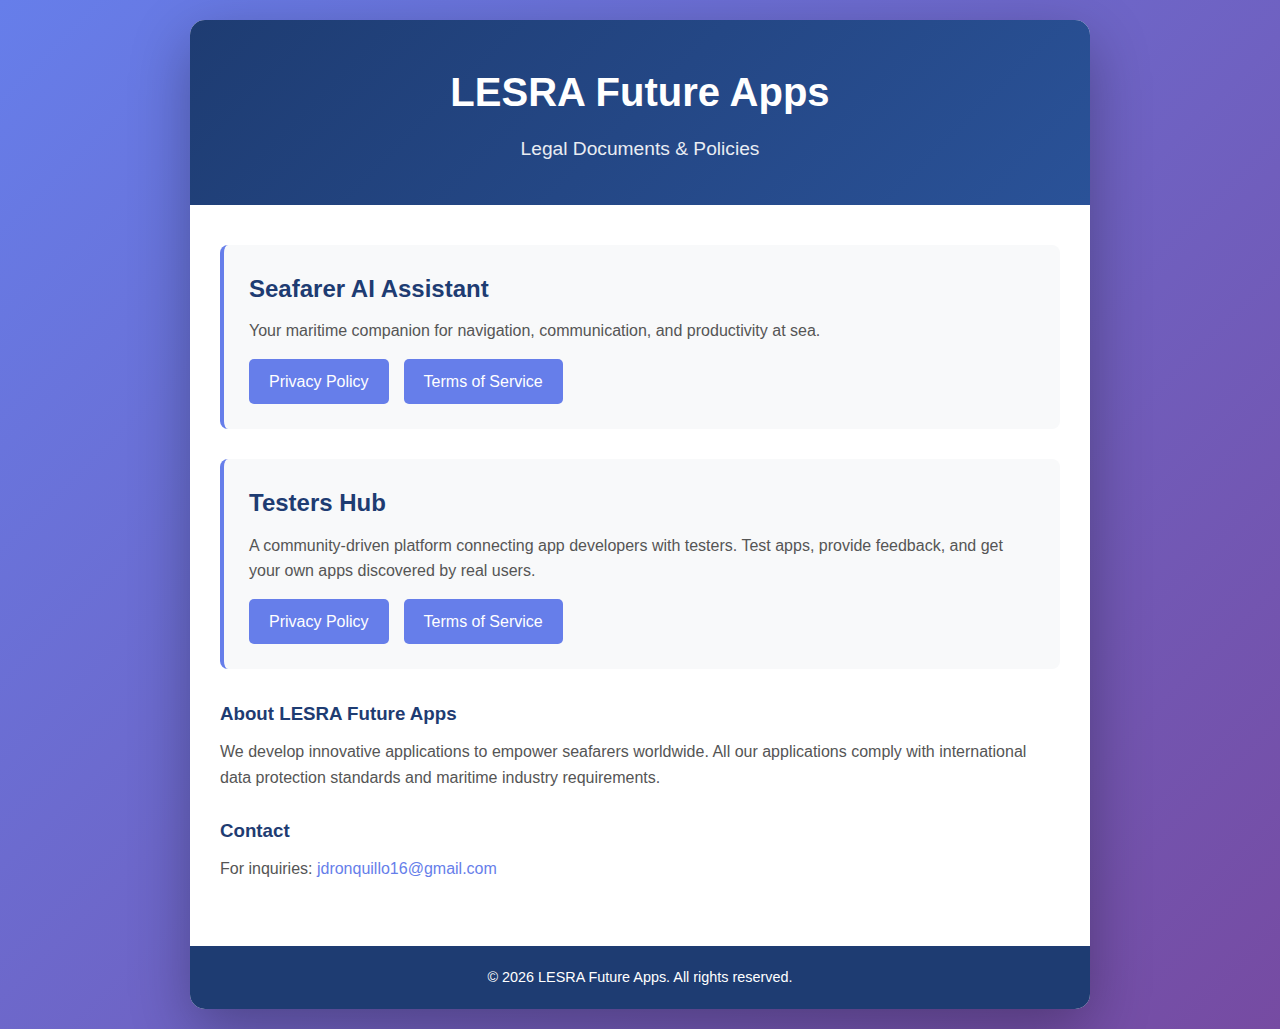
<file: index.html>
<!DOCTYPE html>
<html lang="en">
<head>
    <meta charset="UTF-8">
    <meta name="viewport" content="width=device-width, initial-scale=1.0">
    <title>LESRA Future Apps - Legal Documents</title>
    <link rel="stylesheet" href="assets/css/style.css">
</head>
<body>
    <div class="container">
        <header>
            <h1>LESRA Future Apps</h1>
            <p class="subtitle">Legal Documents & Policies</p>
        </header>

        <main>
            <section class="app-section">
                <h2>Seafarer AI Assistant</h2>
                <p>Your maritime companion for navigation, communication, and productivity at sea.</p>
                <div class="links">
                    <a href="seafarer-ai-assistant/privacy-policy.html">Privacy Policy</a>
                    <a href="seafarer-ai-assistant/terms-of-service.html">Terms of Service</a>
                </div>
            </section>

             <section class="app-section">
                <h2 class="app-title">Testers Hub</h2>
                <p>A community-driven platform connecting app developers with testers. Test apps, provide feedback,
                and get your own apps discovered by real users.</p>
                <div class="links">
                    <a href="testershub/privacy-policy.html">Privacy Policy</a>
                    <a href="testershub/terms-of-service.html">Terms of Service</a>
                </div>
            </section>
            
            <section class="info-section">
                <h3>About LESRA Future Apps</h3>
                <p>We develop innovative applications to empower seafarers worldwide. All our applications comply with international data protection standards and maritime industry requirements.</p>
            </section>
            
            <section class="info-section">
                <h3>Contact</h3>
                <p>For inquiries: <a href="mailto:jdronquillo16@gmail.com">jdronquillo16@gmail.com</a></p>
            </section>
        </main>

        <footer>
            <p>&copy; 2026 LESRA Future Apps. All rights reserved.</p>
        </footer>
    </div>
</body>
</html>
</file>
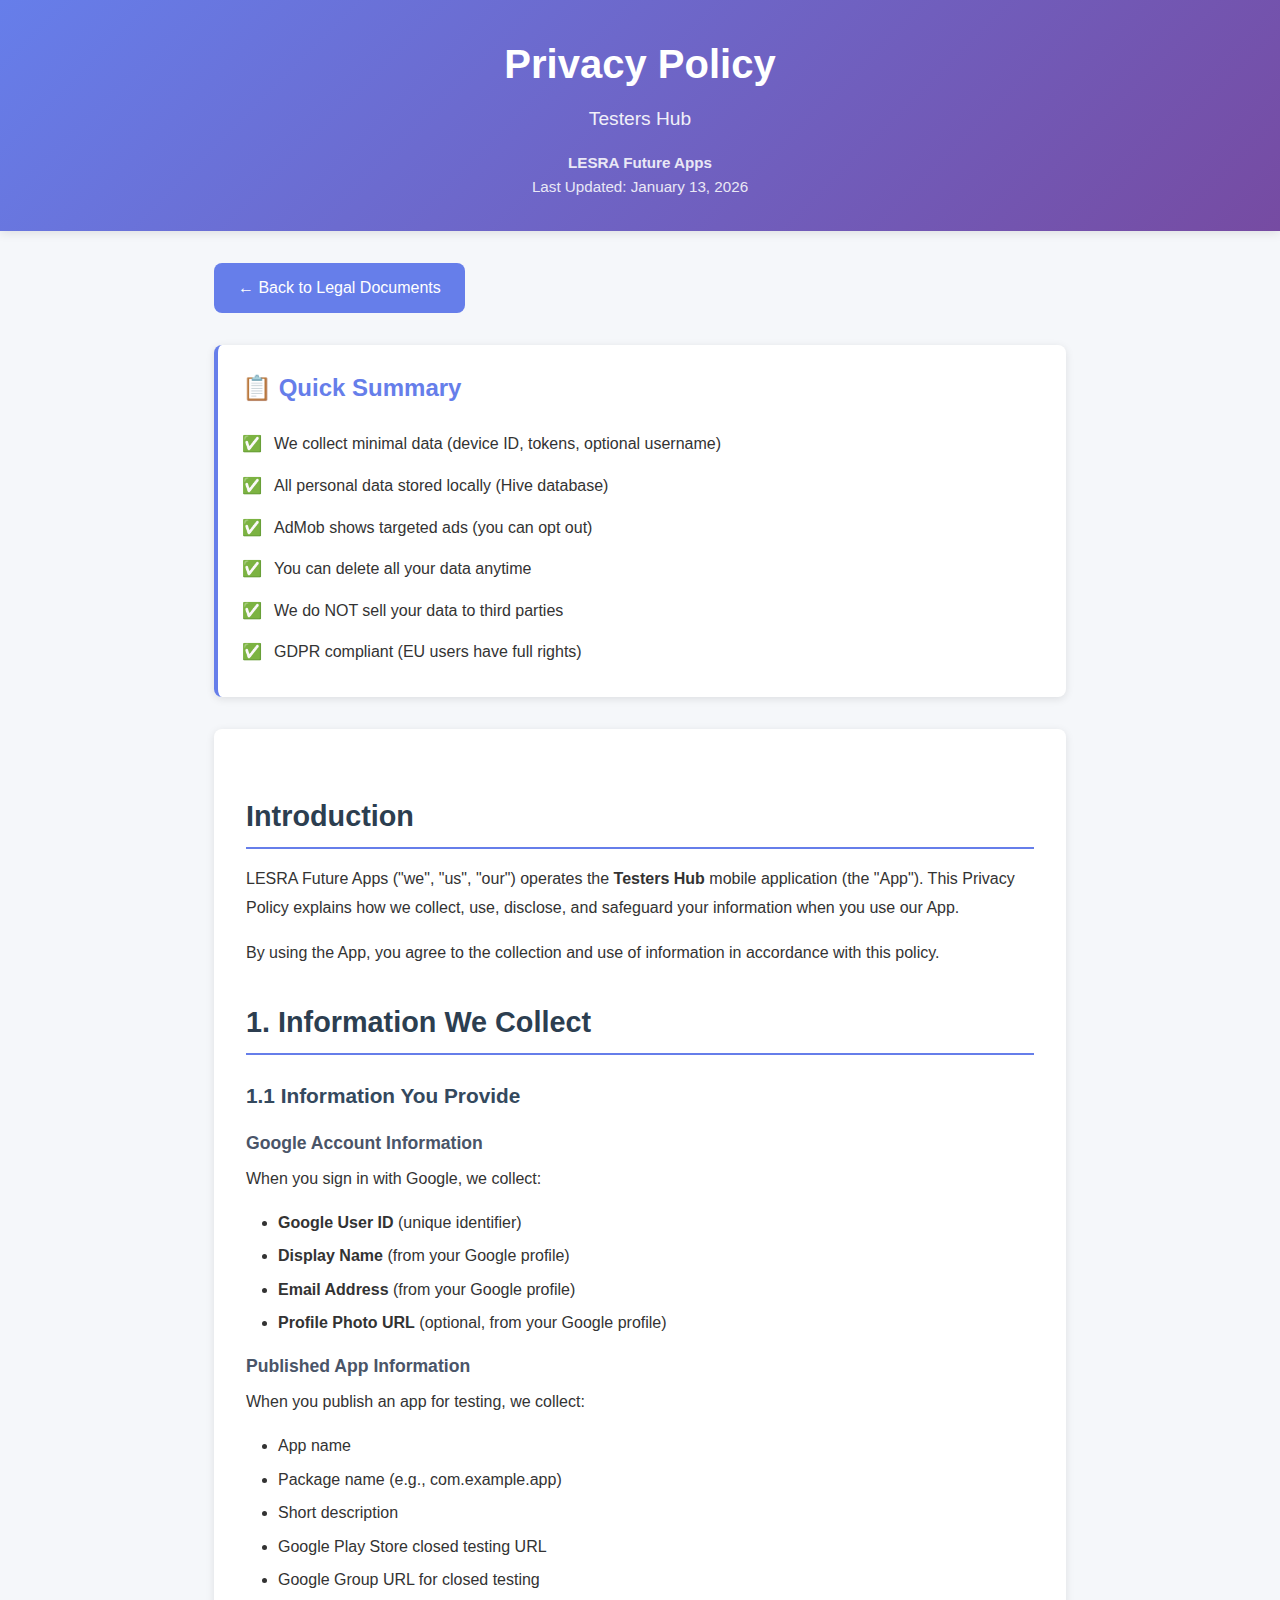
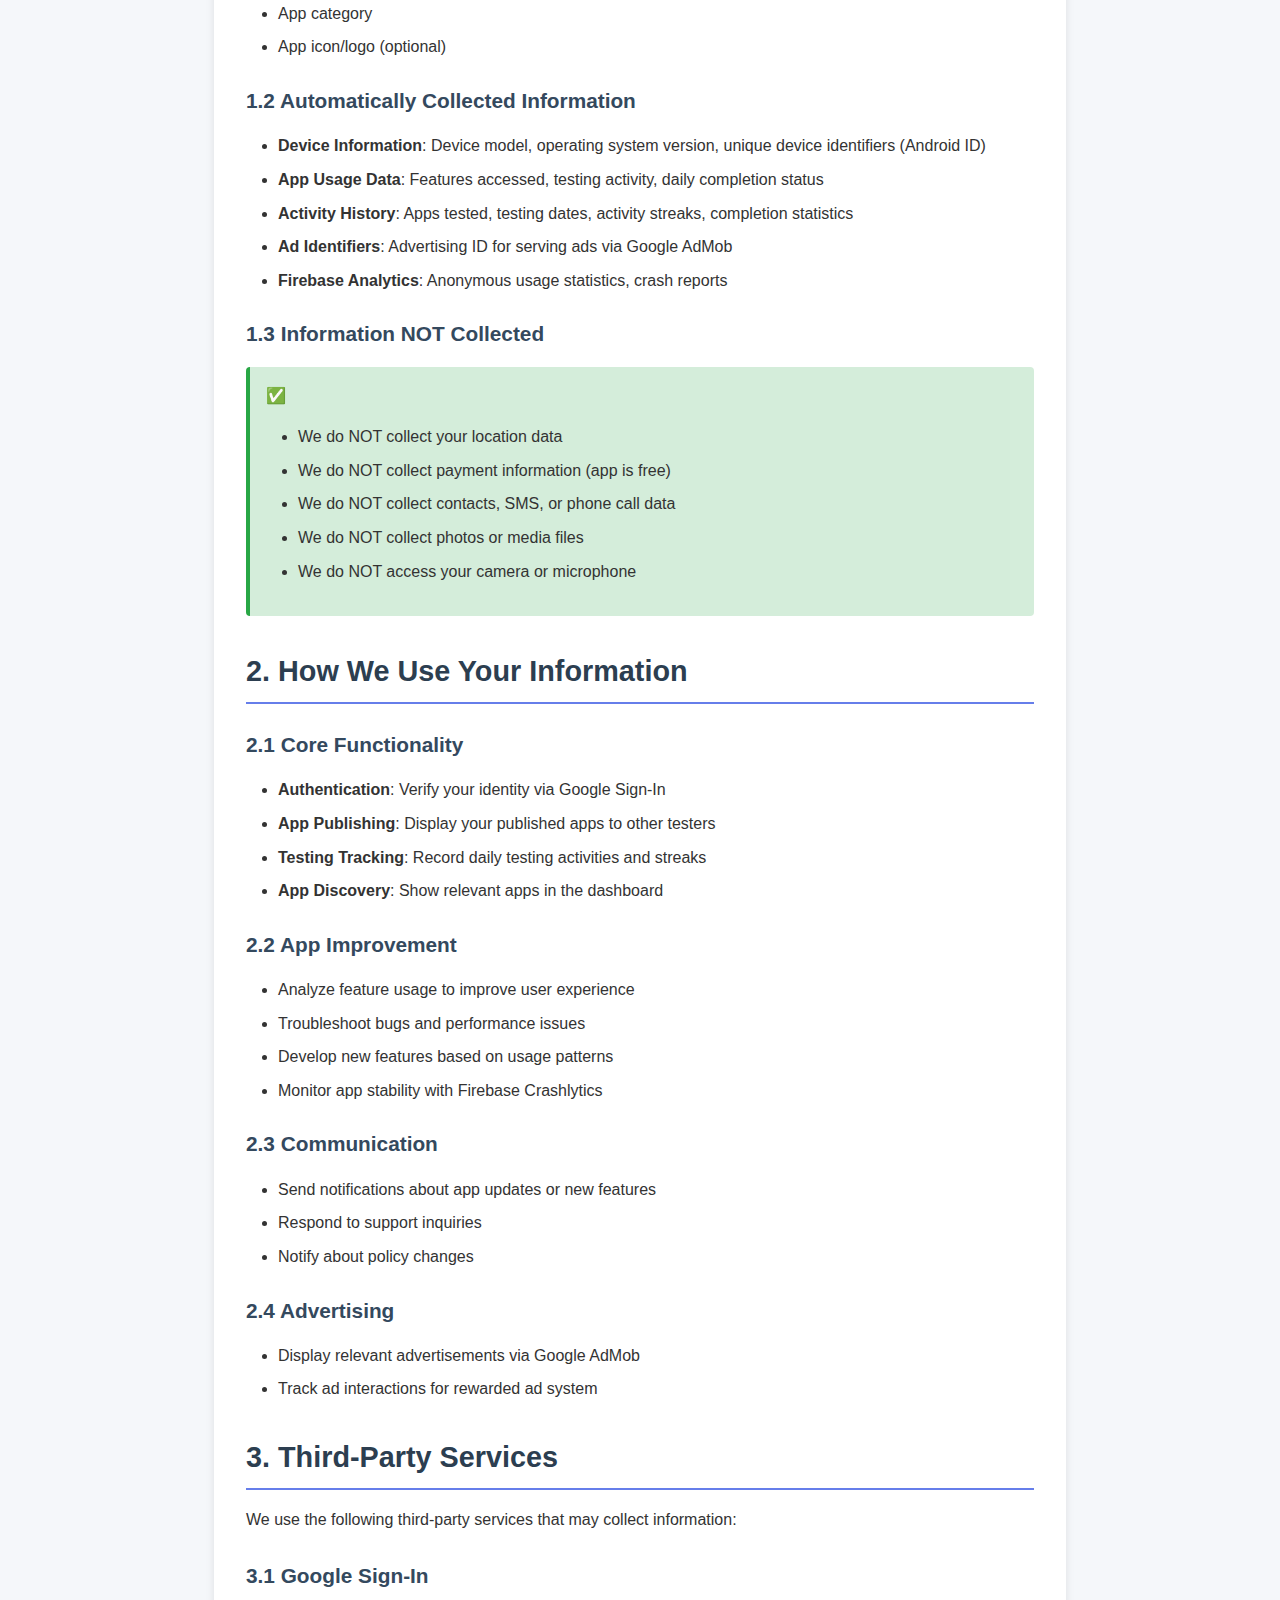
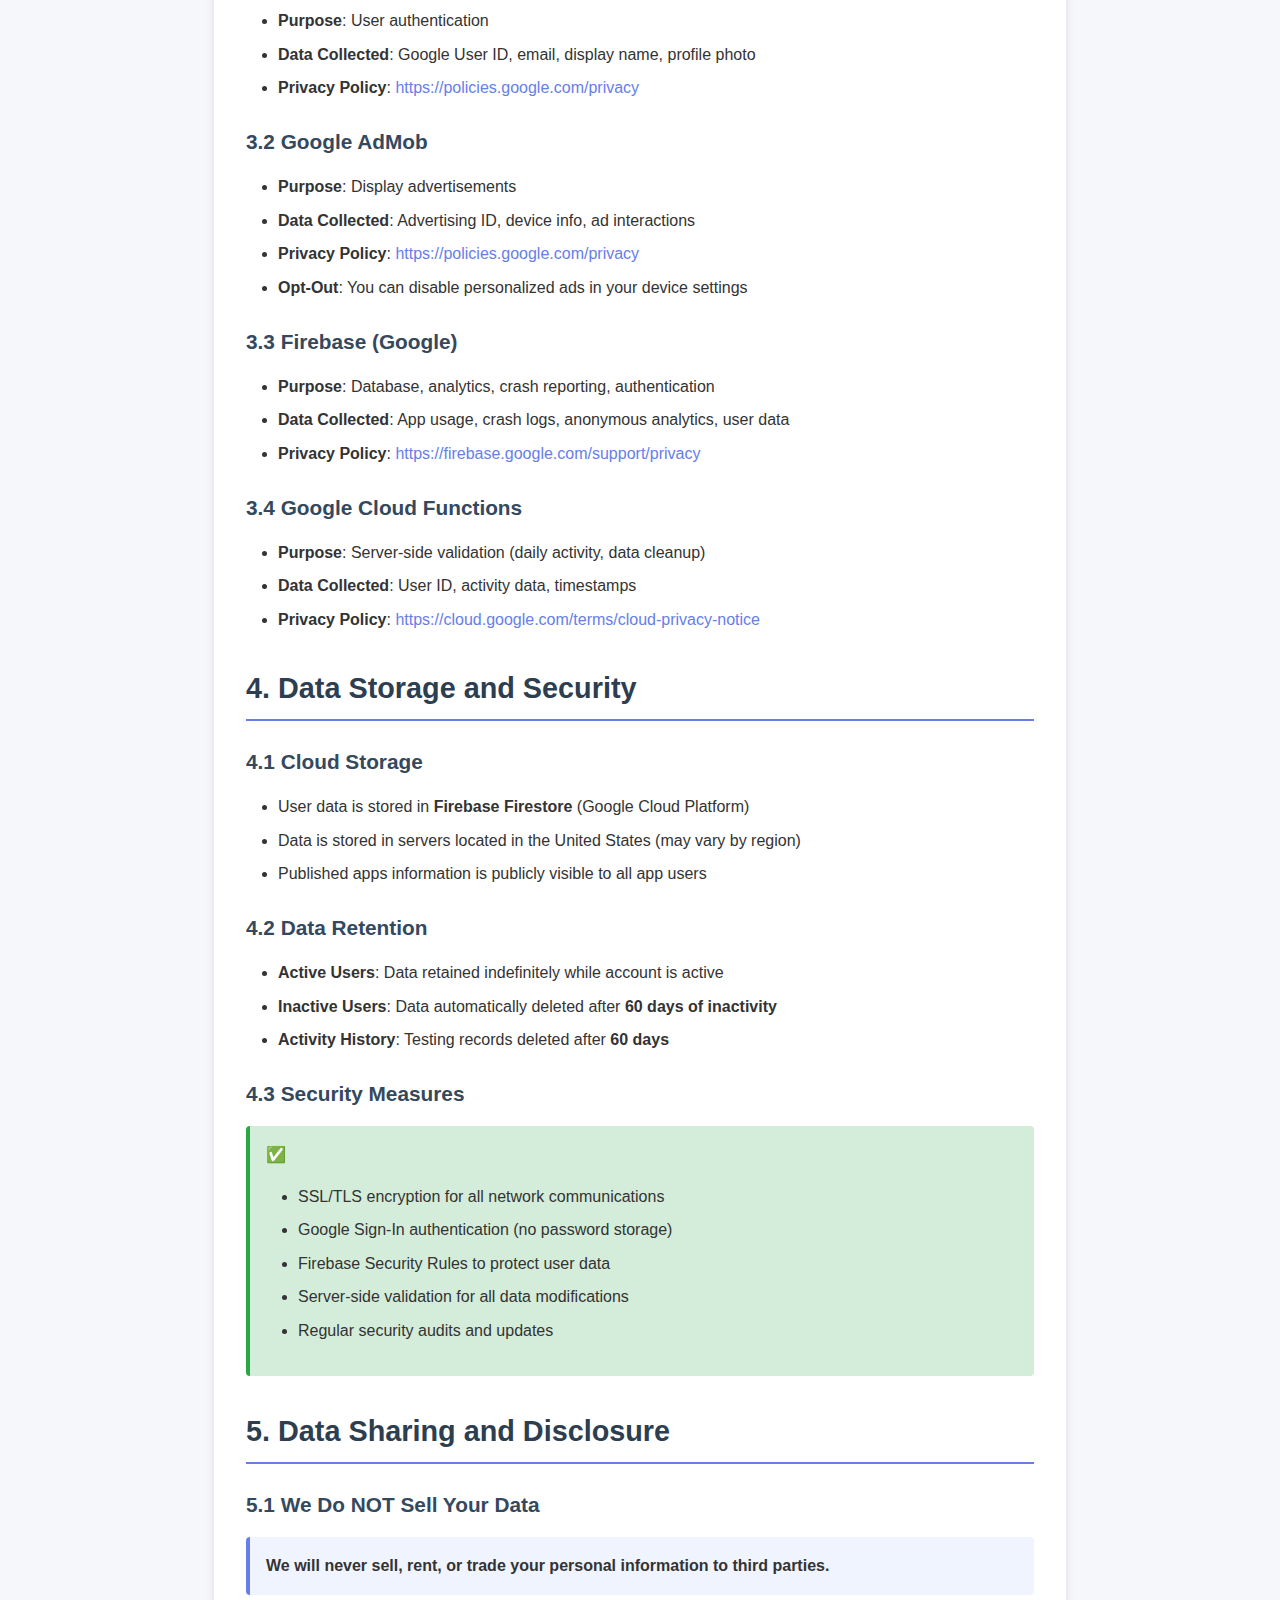
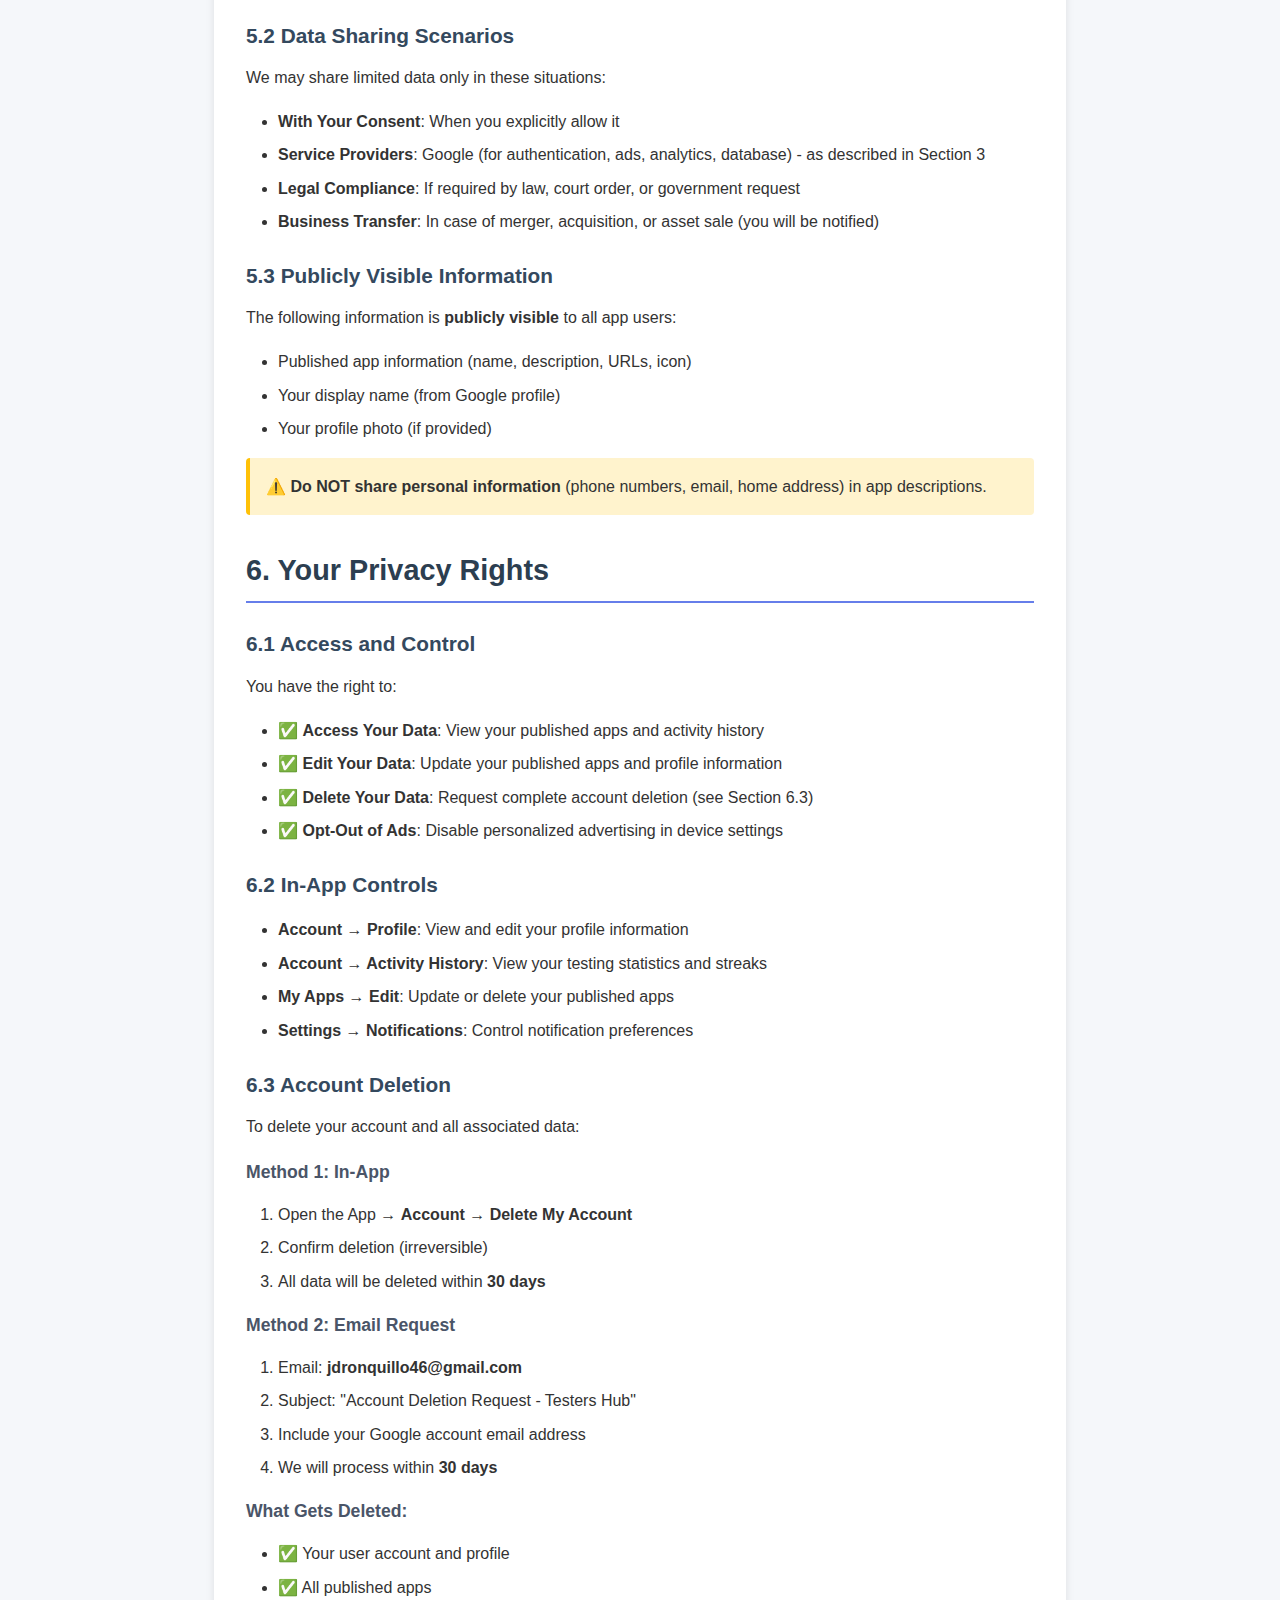
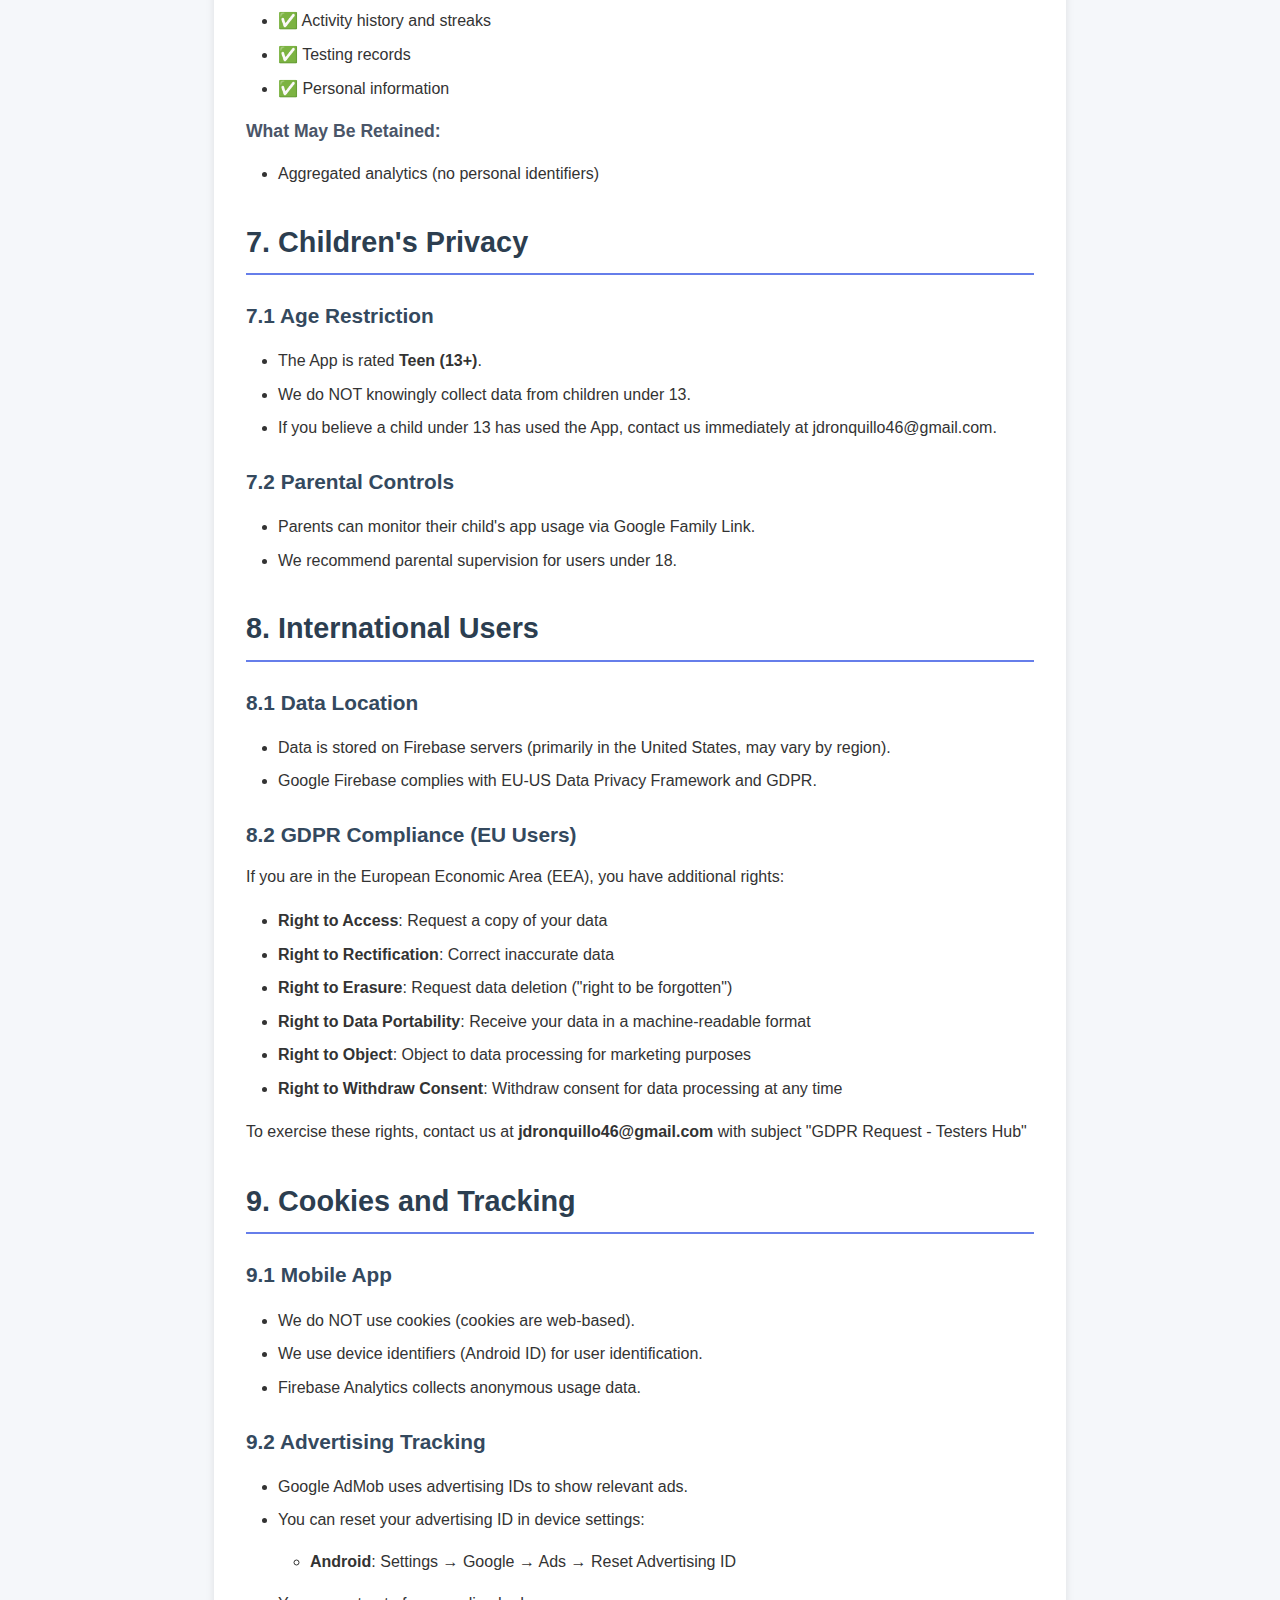
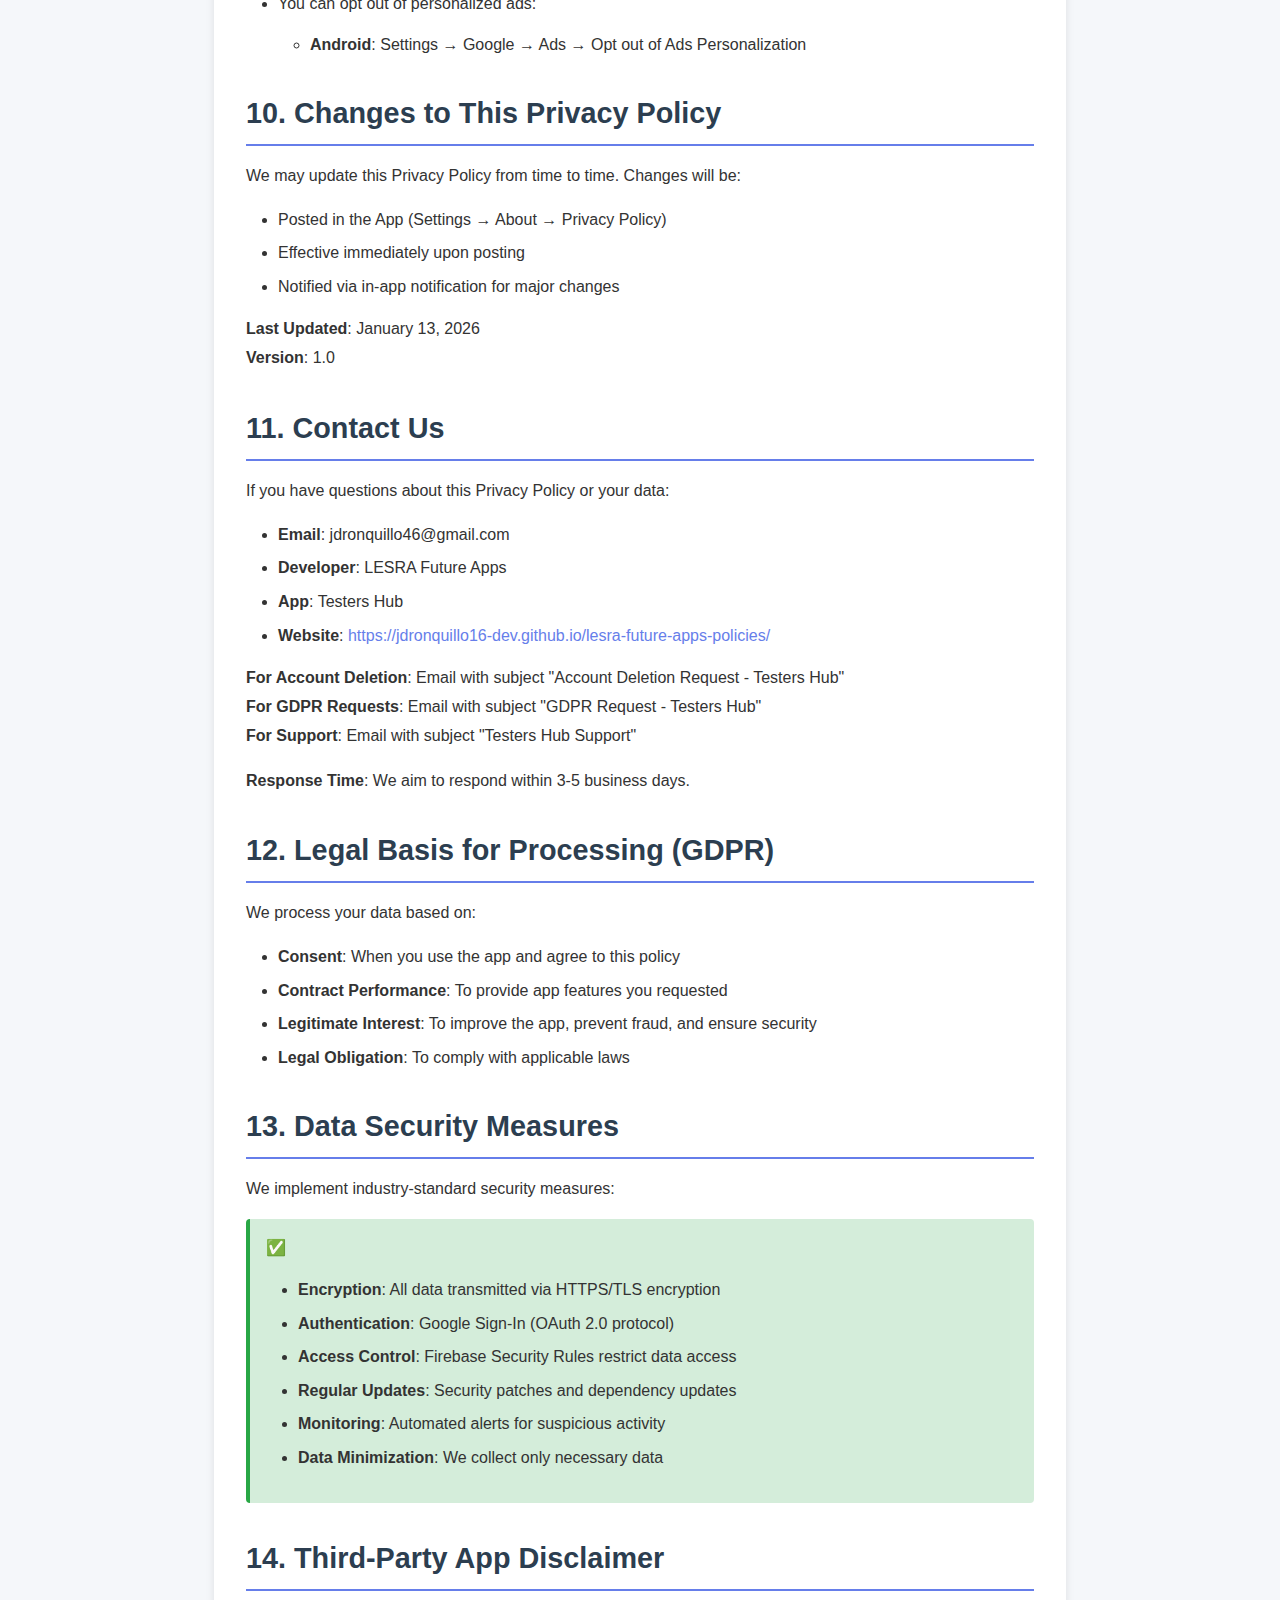
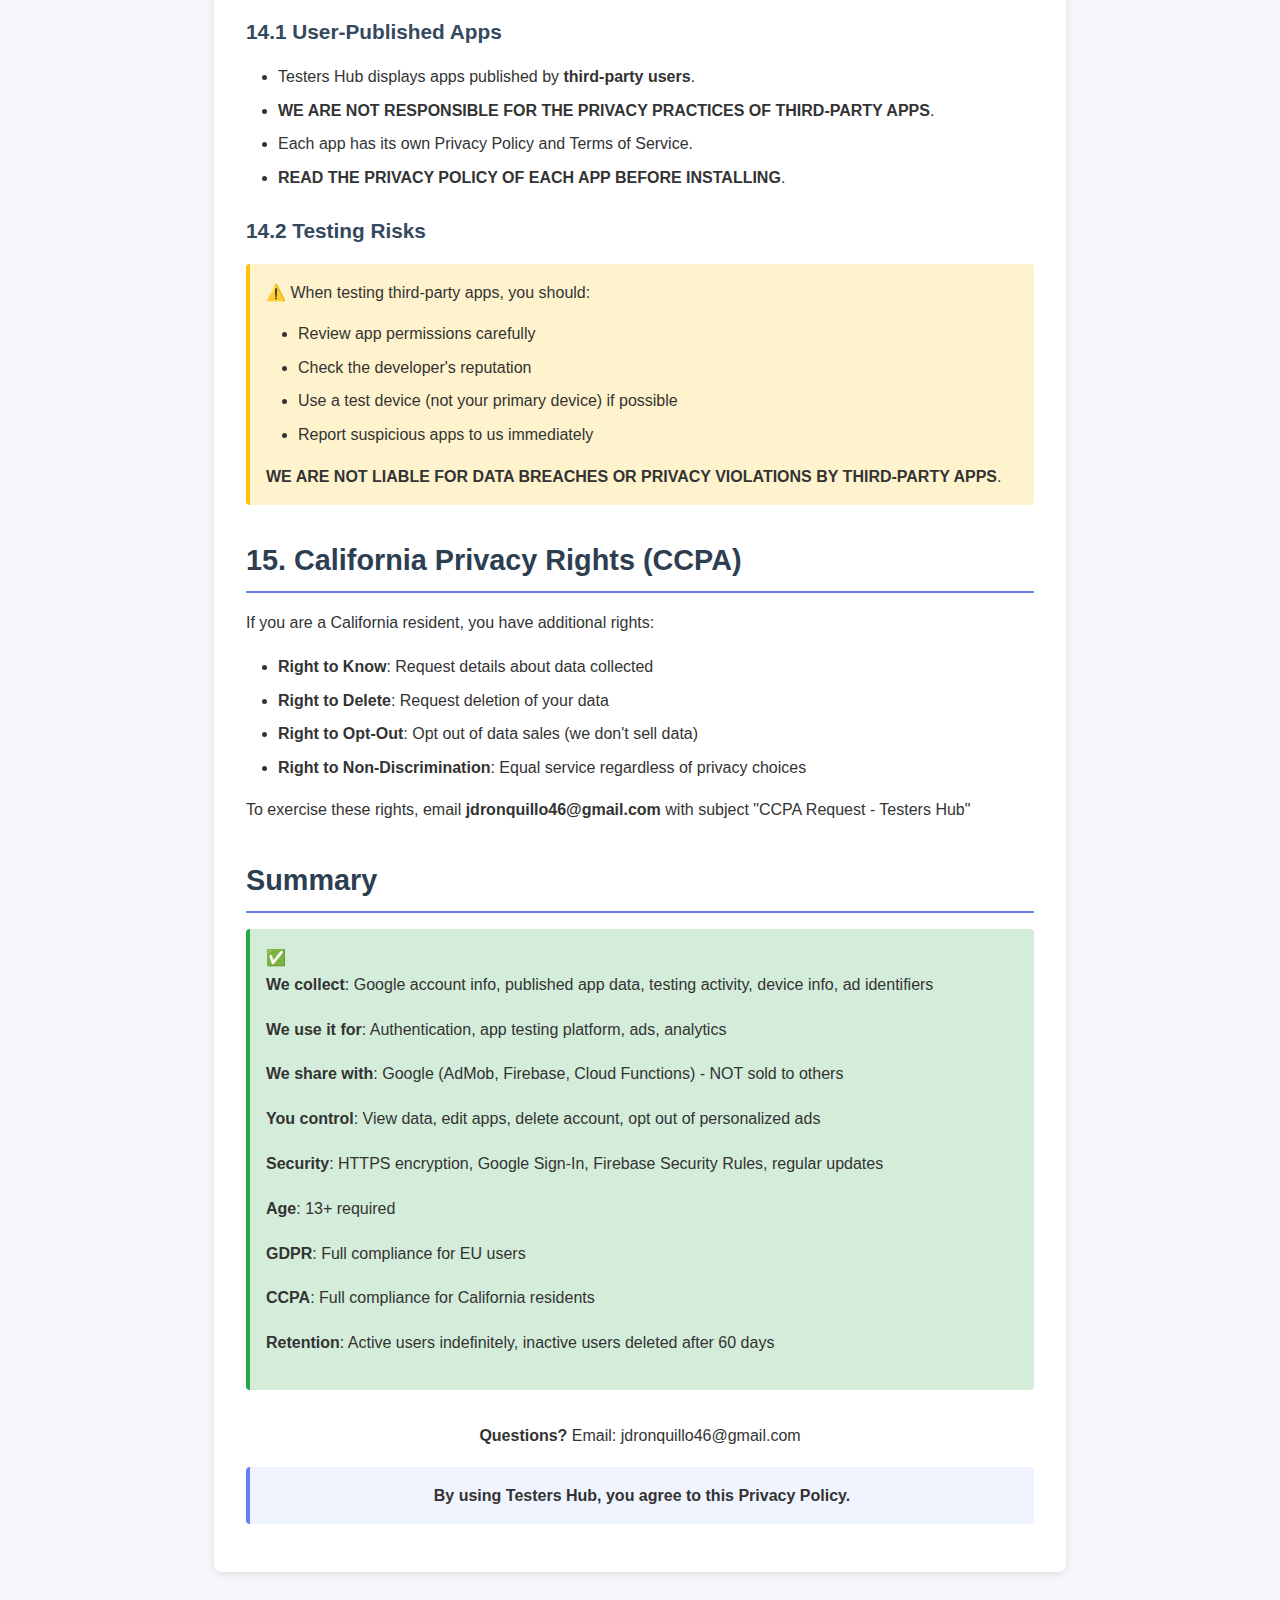
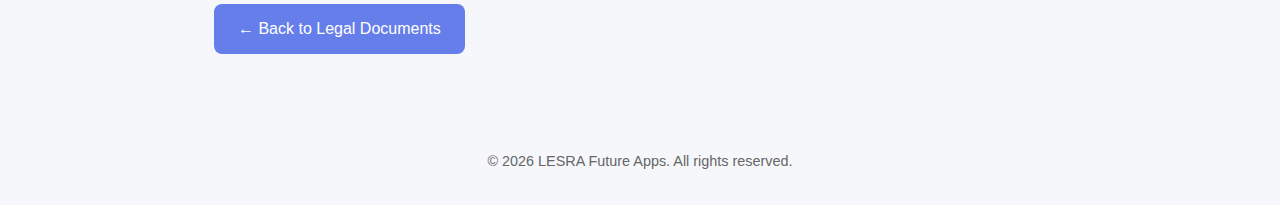
<file: privacy-policy.html>
<!DOCTYPE html>
<html lang="en">
<head>
    <meta charset="UTF-8">
    <meta name="viewport" content="width=device-width, initial-scale=1.0">
    <title>Privacy Policy - Testers Hub</title>
    <style>
        * {
            margin: 0;
            padding: 0;
            box-sizing: border-box;
        }

        body {
            font-family: -apple-system, BlinkMacSystemFont, 'Segoe UI', Roboto, Oxygen, Ubuntu, Cantarell, sans-serif;
            line-height: 1.6;
            color: #333;
            background: #f5f7fa;
        }

        .header {
            background: linear-gradient(135deg, #667eea 0%, #764ba2 100%);
            color: white;
            padding: 2rem;
            text-align: center;
            box-shadow: 0 2px 10px rgba(0,0,0,0.1);
        }

        .header h1 {
            font-size: 2.5rem;
            margin-bottom: 0.5rem;
        }

        .header .subtitle {
            font-size: 1.2rem;
            opacity: 0.9;
        }

        .header .meta {
            margin-top: 1rem;
            font-size: 0.95rem;
            opacity: 0.85;
        }

        .container {
            max-width: 900px;
            margin: 2rem auto;
            padding: 0 1.5rem;
        }

        .summary-box {
            background: white;
            border-left: 4px solid #667eea;
            border-radius: 8px;
            padding: 1.5rem;
            margin-bottom: 2rem;
            box-shadow: 0 2px 8px rgba(0,0,0,0.1);
        }

        .summary-box h2 {
            color: #667eea;
            margin-bottom: 1rem;
            font-size: 1.5rem;
        }

        .summary-box ul {
            list-style: none;
            padding-left: 0;
        }

        .summary-box li {
            padding: 0.5rem 0;
            padding-left: 2rem;
            position: relative;
        }

        .summary-box li:before {
            content: "✅";
            position: absolute;
            left: 0;
        }

        .content {
            background: white;
            border-radius: 8px;
            padding: 2rem;
            box-shadow: 0 2px 8px rgba(0,0,0,0.1);
            margin-bottom: 2rem;
        }

        .content h2 {
            color: #2c3e50;
            font-size: 1.8rem;
            margin-top: 2rem;
            margin-bottom: 1rem;
            padding-bottom: 0.5rem;
            border-bottom: 2px solid #667eea;
        }

        .content h3 {
            color: #34495e;
            font-size: 1.3rem;
            margin-top: 1.5rem;
            margin-bottom: 0.75rem;
        }

        .content h4 {
            color: #4a5568;
            font-size: 1.1rem;
            margin-top: 1rem;
            margin-bottom: 0.5rem;
        }

        .content p {
            margin-bottom: 1rem;
            line-height: 1.8;
        }

        .content ul, .content ol {
            margin: 1rem 0;
            padding-left: 2rem;
        }

        .content li {
            margin-bottom: 0.5rem;
        }

        .content a {
            color: #667eea;
            text-decoration: none;
            word-break: break-all;
        }

        .content a:hover {
            text-decoration: underline;
        }

        .highlight-box {
            background: #f0f4ff;
            border-left: 4px solid #667eea;
            padding: 1rem;
            margin: 1rem 0;
            border-radius: 4px;
        }

        .warning-box {
            background: #fff3cd;
            border-left: 4px solid #ffc107;
            padding: 1rem;
            margin: 1rem 0;
            border-radius: 4px;
        }

        .warning-box:before {
            content: "⚠️ ";
        }

        .success-box {
            background: #d4edda;
            border-left: 4px solid #28a745;
            padding: 1rem;
            margin: 1rem 0;
            border-radius: 4px;
        }

        .success-box:before {
            content: "✅ ";
        }

        .footer {
            text-align: center;
            padding: 2rem;
            color: #666;
            font-size: 0.9rem;
        }

        .back-button {
            display: inline-block;
            background: #667eea;
            color: white;
            padding: 0.75rem 1.5rem;
            border-radius: 8px;
            text-decoration: none;
            margin-bottom: 2rem;
            transition: all 0.3s ease;
        }

        .back-button:hover {
            background: #5568d3;
            transform: translateY(-2px);
        }

        @media (max-width: 768px) {
            .header h1 {
                font-size: 2rem;
            }

            .container {
                padding: 0 1rem;
            }

            .content {
                padding: 1.5rem;
            }
        }
    </style>
</head>
<body>
    <div class="header">
        <h1>Privacy Policy</h1>
        <div class="subtitle">Testers Hub</div>
        <div class="meta">
            <strong>LESRA Future Apps</strong><br>
            Last Updated: January 13, 2026
        </div>
    </div>

    <div class="container">
        <a href="../index.html" class="back-button">← Back to Legal Documents</a>

        <div class="summary-box">
            <h2>📋 Quick Summary</h2>
            <ul>
                <li>We collect minimal data (device ID, tokens, optional username)</li>
                <li>All personal data stored locally (Hive database)</li>
                <li>AdMob shows targeted ads (you can opt out)</li>
                <li>You can delete all your data anytime</li>
                <li>We do NOT sell your data to third parties</li>
                <li>GDPR compliant (EU users have full rights)</li>
            </ul>
        </div>

        <div class="content">
            <h2>Introduction</h2>
            <p>
                LESRA Future Apps ("we", "us", "our") operates the <strong>Testers Hub</strong> mobile application (the "App").
                This Privacy Policy explains how we collect, use, disclose, and safeguard your information when you use our App.
            </p>
            <p>
                By using the App, you agree to the collection and use of information in accordance with this policy.
            </p>

            <h2>1. Information We Collect</h2>

            <h3>1.1 Information You Provide</h3>
            <h4>Google Account Information</h4>
            <p>When you sign in with Google, we collect:</p>
            <ul>
                <li><strong>Google User ID</strong> (unique identifier)</li>
                <li><strong>Display Name</strong> (from your Google profile)</li>
                <li><strong>Email Address</strong> (from your Google profile)</li>
                <li><strong>Profile Photo URL</strong> (optional, from your Google profile)</li>
            </ul>

            <h4>Published App Information</h4>
            <p>When you publish an app for testing, we collect:</p>
            <ul>
                <li>App name</li>
                <li>Package name (e.g., com.example.app)</li>
                <li>Short description</li>
                <li>Google Play Store closed testing URL</li>
                <li>Google Group URL for closed testing</li>
                <li>App category</li>
                <li>App icon/logo (optional)</li>
            </ul>

            <h3>1.2 Automatically Collected Information</h3>
            <ul>
                <li><strong>Device Information</strong>: Device model, operating system version, unique device identifiers (Android ID)</li>
                <li><strong>App Usage Data</strong>: Features accessed, testing activity, daily completion status</li>
                <li><strong>Activity History</strong>: Apps tested, testing dates, activity streaks, completion statistics</li>
                <li><strong>Ad Identifiers</strong>: Advertising ID for serving ads via Google AdMob</li>
                <li><strong>Firebase Analytics</strong>: Anonymous usage statistics, crash reports</li>
            </ul>

            <h3>1.3 Information NOT Collected</h3>
            <div class="success-box">
                <ul>
                    <li>We do NOT collect your location data</li>
                    <li>We do NOT collect payment information (app is free)</li>
                    <li>We do NOT collect contacts, SMS, or phone call data</li>
                    <li>We do NOT collect photos or media files</li>
                    <li>We do NOT access your camera or microphone</li>
                </ul>
            </div>

            <h2>2. How We Use Your Information</h2>

            <h3>2.1 Core Functionality</h3>
            <ul>
                <li><strong>Authentication</strong>: Verify your identity via Google Sign-In</li>
                <li><strong>App Publishing</strong>: Display your published apps to other testers</li>
                <li><strong>Testing Tracking</strong>: Record daily testing activities and streaks</li>
                <li><strong>App Discovery</strong>: Show relevant apps in the dashboard</li>
            </ul>

            <h3>2.2 App Improvement</h3>
            <ul>
                <li>Analyze feature usage to improve user experience</li>
                <li>Troubleshoot bugs and performance issues</li>
                <li>Develop new features based on usage patterns</li>
                <li>Monitor app stability with Firebase Crashlytics</li>
            </ul>

            <h3>2.3 Communication</h3>
            <ul>
                <li>Send notifications about app updates or new features</li>
                <li>Respond to support inquiries</li>
                <li>Notify about policy changes</li>
            </ul>

            <h3>2.4 Advertising</h3>
            <ul>
                <li>Display relevant advertisements via Google AdMob</li>
                <li>Track ad interactions for rewarded ad system</li>
            </ul>

            <h2>3. Third-Party Services</h2>
            <p>We use the following third-party services that may collect information:</p>

            <h3>3.1 Google Sign-In</h3>
            <ul>
                <li><strong>Purpose</strong>: User authentication</li>
                <li><strong>Data Collected</strong>: Google User ID, email, display name, profile photo</li>
                <li><strong>Privacy Policy</strong>: <a href="https://policies.google.com/privacy" target="_blank">https://policies.google.com/privacy</a></li>
            </ul>

            <h3>3.2 Google AdMob</h3>
            <ul>
                <li><strong>Purpose</strong>: Display advertisements</li>
                <li><strong>Data Collected</strong>: Advertising ID, device info, ad interactions</li>
                <li><strong>Privacy Policy</strong>: <a href="https://policies.google.com/privacy" target="_blank">https://policies.google.com/privacy</a></li>
                <li><strong>Opt-Out</strong>: You can disable personalized ads in your device settings</li>
            </ul>

            <h3>3.3 Firebase (Google)</h3>
            <ul>
                <li><strong>Purpose</strong>: Database, analytics, crash reporting, authentication</li>
                <li><strong>Data Collected</strong>: App usage, crash logs, anonymous analytics, user data</li>
                <li><strong>Privacy Policy</strong>: <a href="https://firebase.google.com/support/privacy" target="_blank">https://firebase.google.com/support/privacy</a></li>
            </ul>

            <h3>3.4 Google Cloud Functions</h3>
            <ul>
                <li><strong>Purpose</strong>: Server-side validation (daily activity, data cleanup)</li>
                <li><strong>Data Collected</strong>: User ID, activity data, timestamps</li>
                <li><strong>Privacy Policy</strong>: <a href="https://cloud.google.com/terms/cloud-privacy-notice" target="_blank">https://cloud.google.com/terms/cloud-privacy-notice</a></li>
            </ul>

            <h2>4. Data Storage and Security</h2>

            <h3>4.1 Cloud Storage</h3>
            <ul>
                <li>User data is stored in <strong>Firebase Firestore</strong> (Google Cloud Platform)</li>
                <li>Data is stored in servers located in the United States (may vary by region)</li>
                <li>Published apps information is publicly visible to all app users</li>
            </ul>

            <h3>4.2 Data Retention</h3>
            <ul>
                <li><strong>Active Users</strong>: Data retained indefinitely while account is active</li>
                <li><strong>Inactive Users</strong>: Data automatically deleted after <strong>60 days of inactivity</strong></li>
                <li><strong>Activity History</strong>: Testing records deleted after <strong>60 days</strong></li>
            </ul>

            <h3>4.3 Security Measures</h3>
            <div class="success-box">
                <ul>
                    <li>SSL/TLS encryption for all network communications</li>
                    <li>Google Sign-In authentication (no password storage)</li>
                    <li>Firebase Security Rules to protect user data</li>
                    <li>Server-side validation for all data modifications</li>
                    <li>Regular security audits and updates</li>
                </ul>
            </div>

            <h2>5. Data Sharing and Disclosure</h2>

            <h3>5.1 We Do NOT Sell Your Data</h3>
            <div class="highlight-box">
                <strong>We will never sell, rent, or trade your personal information to third parties.</strong>
            </div>

            <h3>5.2 Data Sharing Scenarios</h3>
            <p>We may share limited data only in these situations:</p>
            <ul>
                <li><strong>With Your Consent</strong>: When you explicitly allow it</li>
                <li><strong>Service Providers</strong>: Google (for authentication, ads, analytics, database) - as described in Section 3</li>
                <li><strong>Legal Compliance</strong>: If required by law, court order, or government request</li>
                <li><strong>Business Transfer</strong>: In case of merger, acquisition, or asset sale (you will be notified)</li>
            </ul>

            <h3>5.3 Publicly Visible Information</h3>
            <p>The following information is <strong>publicly visible</strong> to all app users:</p>
            <ul>
                <li>Published app information (name, description, URLs, icon)</li>
                <li>Your display name (from Google profile)</li>
                <li>Your profile photo (if provided)</li>
            </ul>
            <div class="warning-box">
                <strong>Do NOT share personal information</strong> (phone numbers, email, home address) in app descriptions.
            </div>

            <h2>6. Your Privacy Rights</h2>

            <h3>6.1 Access and Control</h3>
            <p>You have the right to:</p>
            <ul>
                <li>✅ <strong>Access Your Data</strong>: View your published apps and activity history</li>
                <li>✅ <strong>Edit Your Data</strong>: Update your published apps and profile information</li>
                <li>✅ <strong>Delete Your Data</strong>: Request complete account deletion (see Section 6.3)</li>
                <li>✅ <strong>Opt-Out of Ads</strong>: Disable personalized advertising in device settings</li>
            </ul>

            <h3>6.2 In-App Controls</h3>
            <ul>
                <li><strong>Account → Profile</strong>: View and edit your profile information</li>
                <li><strong>Account → Activity History</strong>: View your testing statistics and streaks</li>
                <li><strong>My Apps → Edit</strong>: Update or delete your published apps</li>
                <li><strong>Settings → Notifications</strong>: Control notification preferences</li>
            </ul>

            <h3>6.3 Account Deletion</h3>
            <p>To delete your account and all associated data:</p>

            <h4>Method 1: In-App</h4>
            <ol>
                <li>Open the App → <strong>Account</strong> → <strong>Delete My Account</strong></li>
                <li>Confirm deletion (irreversible)</li>
                <li>All data will be deleted within <strong>30 days</strong></li>
            </ol>

            <h4>Method 2: Email Request</h4>
            <ol>
                <li>Email: <strong>jdronquillo46@gmail.com</strong></li>
                <li>Subject: "Account Deletion Request - Testers Hub"</li>
                <li>Include your Google account email address</li>
                <li>We will process within <strong>30 days</strong></li>
            </ol>

            <h4>What Gets Deleted:</h4>
            <ul>
                <li>✅ Your user account and profile</li>
                <li>✅ All published apps</li>
                <li>✅ Activity history and streaks</li>
                <li>✅ Testing records</li>
                <li>✅ Personal information</li>
            </ul>

            <h4>What May Be Retained:</h4>
            <ul>
                <li>Aggregated analytics (no personal identifiers)</li>
            </ul>

            <h2>7. Children's Privacy</h2>

            <h3>7.1 Age Restriction</h3>
            <ul>
                <li>The App is rated <strong>Teen (13+)</strong>.</li>
                <li>We do NOT knowingly collect data from children under 13.</li>
                <li>If you believe a child under 13 has used the App, contact us immediately at jdronquillo46@gmail.com.</li>
            </ul>

            <h3>7.2 Parental Controls</h3>
            <ul>
                <li>Parents can monitor their child's app usage via Google Family Link.</li>
                <li>We recommend parental supervision for users under 18.</li>
            </ul>

            <h2>8. International Users</h2>

            <h3>8.1 Data Location</h3>
            <ul>
                <li>Data is stored on Firebase servers (primarily in the United States, may vary by region).</li>
                <li>Google Firebase complies with EU-US Data Privacy Framework and GDPR.</li>
            </ul>

            <h3>8.2 GDPR Compliance (EU Users)</h3>
            <p>If you are in the European Economic Area (EEA), you have additional rights:</p>
            <ul>
                <li><strong>Right to Access</strong>: Request a copy of your data</li>
                <li><strong>Right to Rectification</strong>: Correct inaccurate data</li>
                <li><strong>Right to Erasure</strong>: Request data deletion ("right to be forgotten")</li>
                <li><strong>Right to Data Portability</strong>: Receive your data in a machine-readable format</li>
                <li><strong>Right to Object</strong>: Object to data processing for marketing purposes</li>
                <li><strong>Right to Withdraw Consent</strong>: Withdraw consent for data processing at any time</li>
            </ul>
            <p>To exercise these rights, contact us at <strong>jdronquillo46@gmail.com</strong> with subject "GDPR Request - Testers Hub"</p>

            <h2>9. Cookies and Tracking</h2>

            <h3>9.1 Mobile App</h3>
            <ul>
                <li>We do NOT use cookies (cookies are web-based).</li>
                <li>We use device identifiers (Android ID) for user identification.</li>
                <li>Firebase Analytics collects anonymous usage data.</li>
            </ul>

            <h3>9.2 Advertising Tracking</h3>
            <ul>
                <li>Google AdMob uses advertising IDs to show relevant ads.</li>
                <li>You can reset your advertising ID in device settings:
                    <ul>
                        <li><strong>Android</strong>: Settings → Google → Ads → Reset Advertising ID</li>
                    </ul>
                </li>
                <li>You can opt out of personalized ads:
                    <ul>
                        <li><strong>Android</strong>: Settings → Google → Ads → Opt out of Ads Personalization</li>
                    </ul>
                </li>
            </ul>

            <h2>10. Changes to This Privacy Policy</h2>
            <p>We may update this Privacy Policy from time to time. Changes will be:</p>
            <ul>
                <li>Posted in the App (Settings → About → Privacy Policy)</li>
                <li>Effective immediately upon posting</li>
                <li>Notified via in-app notification for major changes</li>
            </ul>
            <p><strong>Last Updated</strong>: January 13, 2026<br>
            <strong>Version</strong>: 1.0</p>

            <h2>11. Contact Us</h2>
            <p>If you have questions about this Privacy Policy or your data:</p>
            <ul>
                <li><strong>Email</strong>: jdronquillo46@gmail.com</li>
                <li><strong>Developer</strong>: LESRA Future Apps</li>
                <li><strong>App</strong>: Testers Hub</li>
                <li><strong>Website</strong>: <a href="https://jdronquillo16-dev.github.io/lesra-future-apps-policies/">https://jdronquillo16-dev.github.io/lesra-future-apps-policies/</a></li>
            </ul>
            <p><strong>For Account Deletion</strong>: Email with subject "Account Deletion Request - Testers Hub"<br>
            <strong>For GDPR Requests</strong>: Email with subject "GDPR Request - Testers Hub"<br>
            <strong>For Support</strong>: Email with subject "Testers Hub Support"</p>
            <p><strong>Response Time</strong>: We aim to respond within 3-5 business days.</p>

            <h2>12. Legal Basis for Processing (GDPR)</h2>
            <p>We process your data based on:</p>
            <ul>
                <li><strong>Consent</strong>: When you use the app and agree to this policy</li>
                <li><strong>Contract Performance</strong>: To provide app features you requested</li>
                <li><strong>Legitimate Interest</strong>: To improve the app, prevent fraud, and ensure security</li>
                <li><strong>Legal Obligation</strong>: To comply with applicable laws</li>
            </ul>

            <h2>13. Data Security Measures</h2>
            <p>We implement industry-standard security measures:</p>
            <div class="success-box">
                <ul>
                    <li><strong>Encryption</strong>: All data transmitted via HTTPS/TLS encryption</li>
                    <li><strong>Authentication</strong>: Google Sign-In (OAuth 2.0 protocol)</li>
                    <li><strong>Access Control</strong>: Firebase Security Rules restrict data access</li>
                    <li><strong>Regular Updates</strong>: Security patches and dependency updates</li>
                    <li><strong>Monitoring</strong>: Automated alerts for suspicious activity</li>
                    <li><strong>Data Minimization</strong>: We collect only necessary data</li>
                </ul>
            </div>

            <h2>14. Third-Party App Disclaimer</h2>

            <h3>14.1 User-Published Apps</h3>
            <ul>
                <li>Testers Hub displays apps published by <strong>third-party users</strong>.</li>
                <li><strong>WE ARE NOT RESPONSIBLE FOR THE PRIVACY PRACTICES OF THIRD-PARTY APPS</strong>.</li>
                <li>Each app has its own Privacy Policy and Terms of Service.</li>
                <li><strong>READ THE PRIVACY POLICY OF EACH APP BEFORE INSTALLING</strong>.</li>
            </ul>

            <h3>14.2 Testing Risks</h3>
            <div class="warning-box">
                When testing third-party apps, you should:
                <ul>
                    <li>Review app permissions carefully</li>
                    <li>Check the developer's reputation</li>
                    <li>Use a test device (not your primary device) if possible</li>
                    <li>Report suspicious apps to us immediately</li>
                </ul>
                <strong>WE ARE NOT LIABLE FOR DATA BREACHES OR PRIVACY VIOLATIONS BY THIRD-PARTY APPS</strong>.
            </div>

            <h2>15. California Privacy Rights (CCPA)</h2>
            <p>If you are a California resident, you have additional rights:</p>
            <ul>
                <li><strong>Right to Know</strong>: Request details about data collected</li>
                <li><strong>Right to Delete</strong>: Request deletion of your data</li>
                <li><strong>Right to Opt-Out</strong>: Opt out of data sales (we don't sell data)</li>
                <li><strong>Right to Non-Discrimination</strong>: Equal service regardless of privacy choices</li>
            </ul>
            <p>To exercise these rights, email <strong>jdronquillo46@gmail.com</strong> with subject "CCPA Request - Testers Hub"</p>

            <h2>Summary</h2>
            <div class="success-box">
                <p><strong>We collect</strong>: Google account info, published app data, testing activity, device info, ad identifiers</p>
                <p><strong>We use it for</strong>: Authentication, app testing platform, ads, analytics</p>
                <p><strong>We share with</strong>: Google (AdMob, Firebase, Cloud Functions) - NOT sold to others</p>
                <p><strong>You control</strong>: View data, edit apps, delete account, opt out of personalized ads</p>
                <p><strong>Security</strong>: HTTPS encryption, Google Sign-In, Firebase Security Rules, regular updates</p>
                <p><strong>Age</strong>: 13+ required</p>
                <p><strong>GDPR</strong>: Full compliance for EU users</p>
                <p><strong>CCPA</strong>: Full compliance for California residents</p>
                <p><strong>Retention</strong>: Active users indefinitely, inactive users deleted after 60 days</p>
            </div>

            <p style="text-align: center; margin-top: 2rem;">
                <strong>Questions?</strong> Email: jdronquillo46@gmail.com
            </p>

            <div class="highlight-box" style="text-align: center;">
                <strong>By using Testers Hub, you agree to this Privacy Policy.</strong>
            </div>
        </div>

        <a href="../index.html" class="back-button">← Back to Legal Documents</a>
    </div>

    <div class="footer">
        <p>&copy; 2026 LESRA Future Apps. All rights reserved.</p>
    </div>
</body>
</html>
</file>
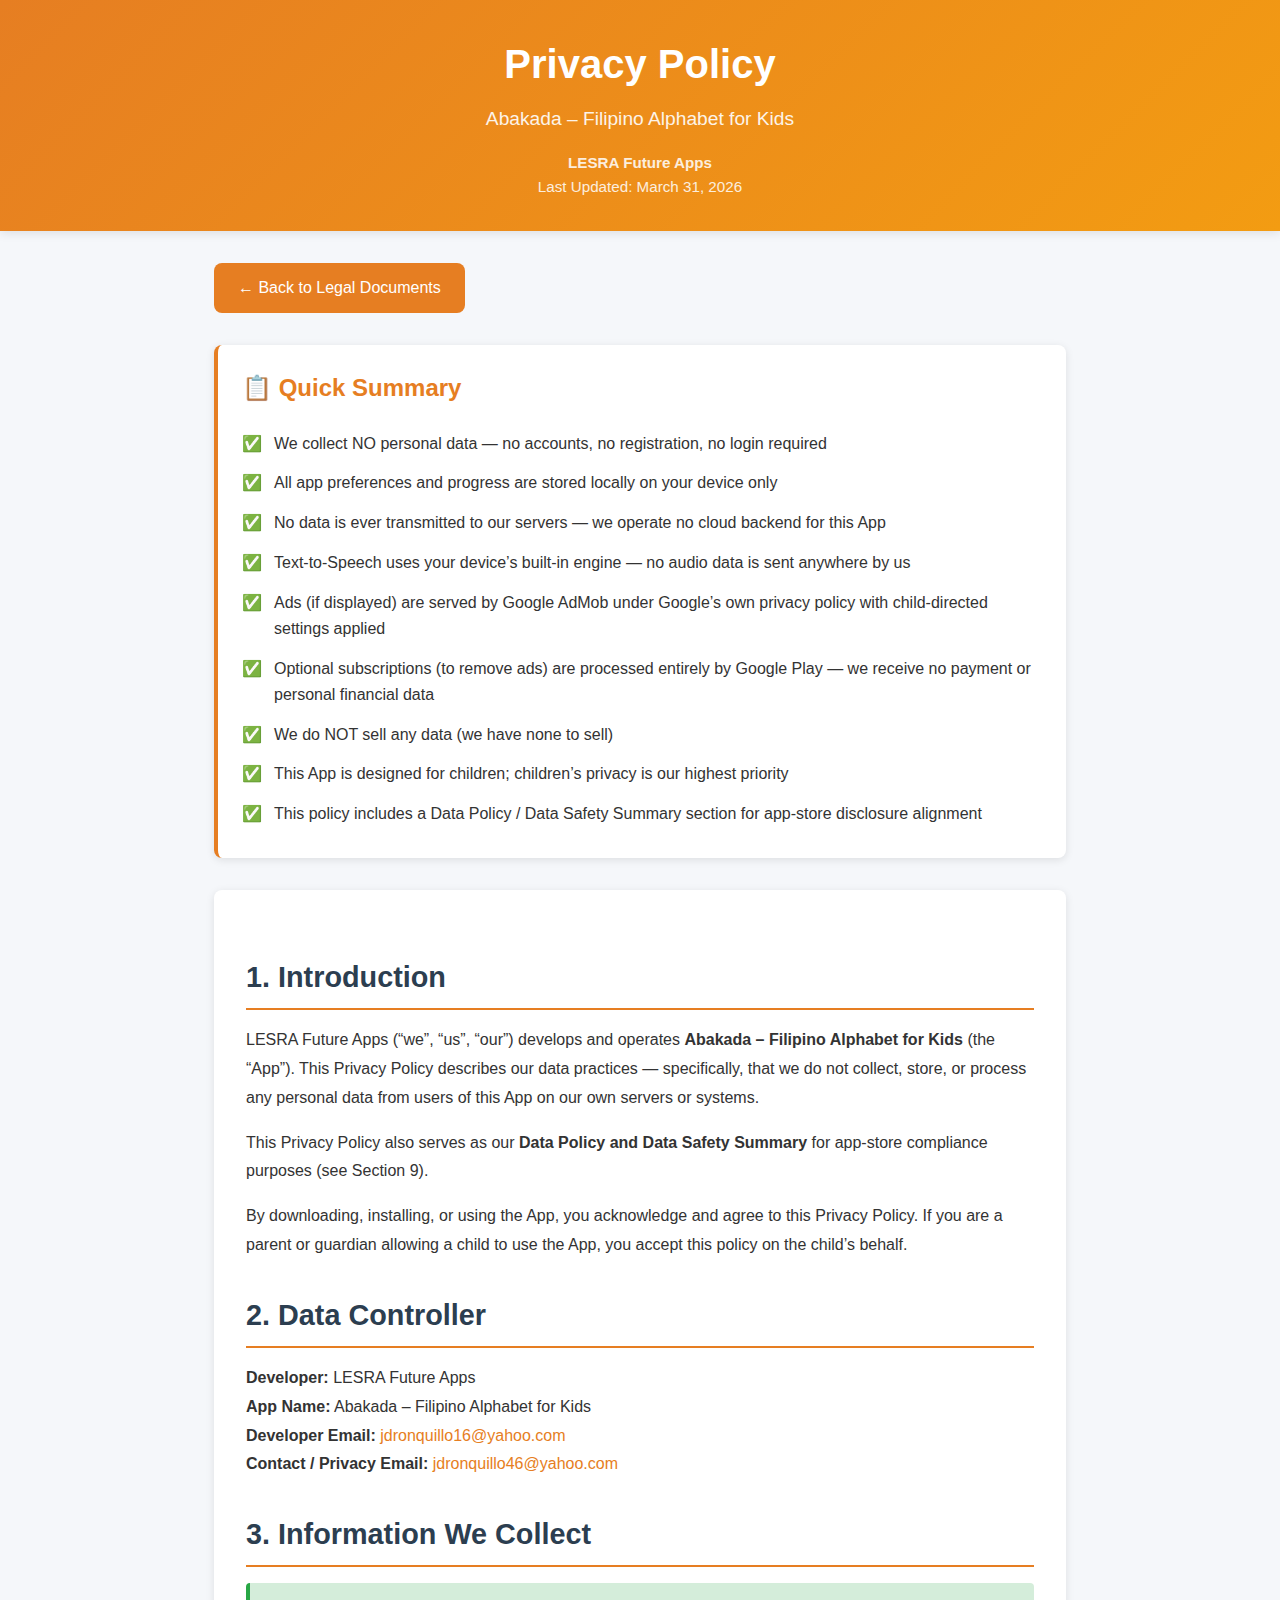
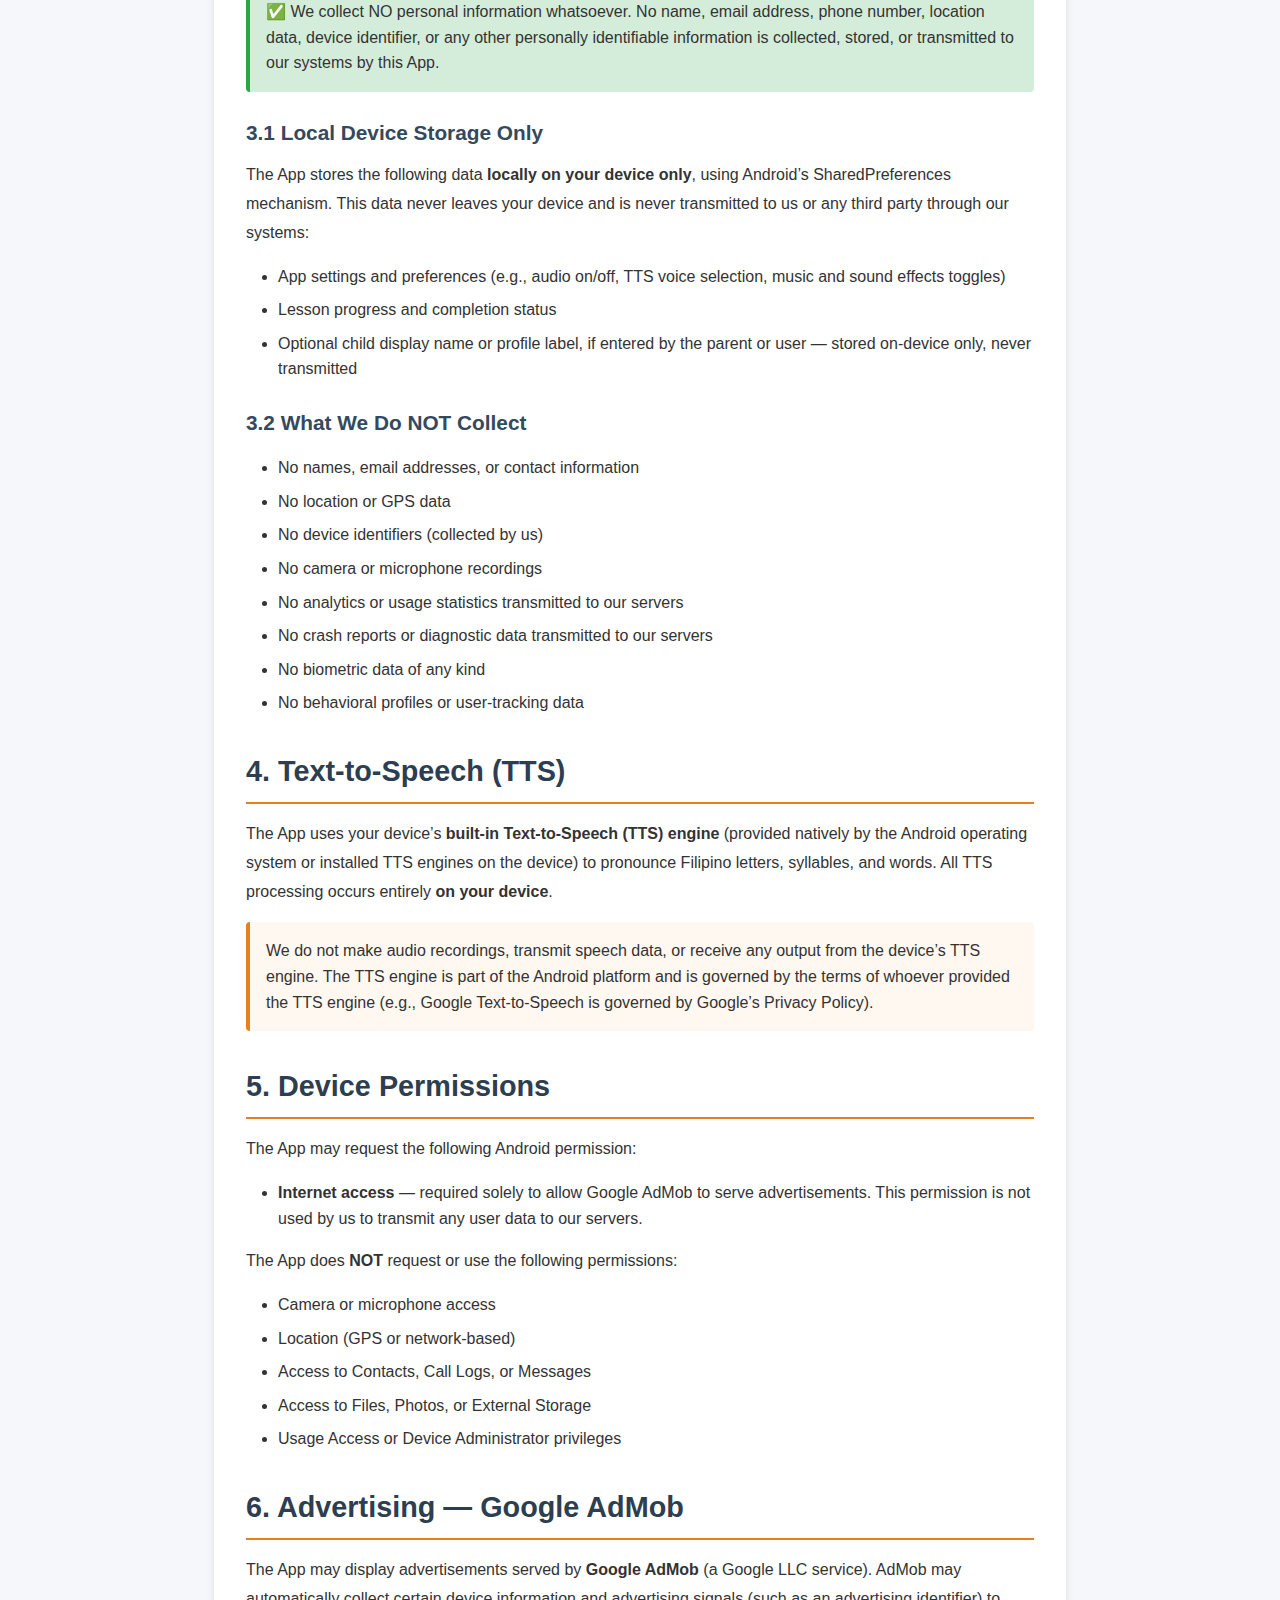
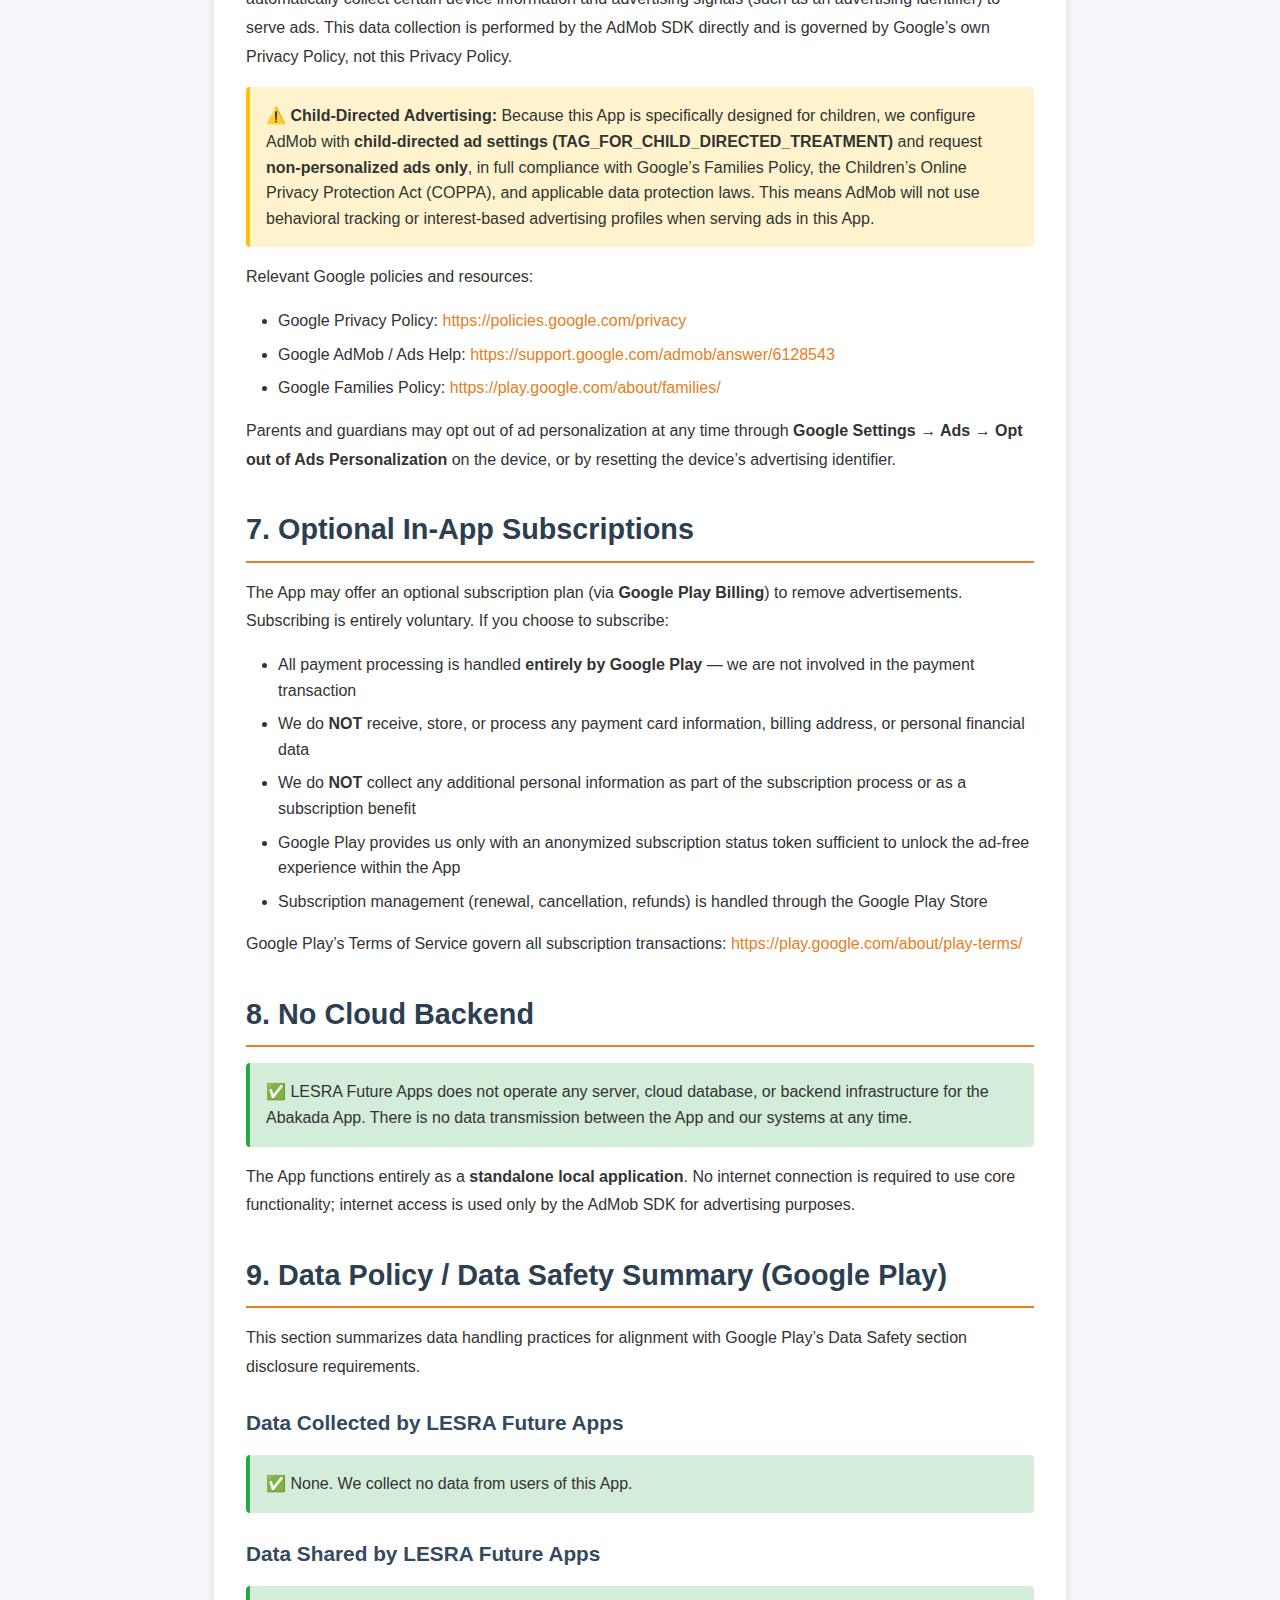
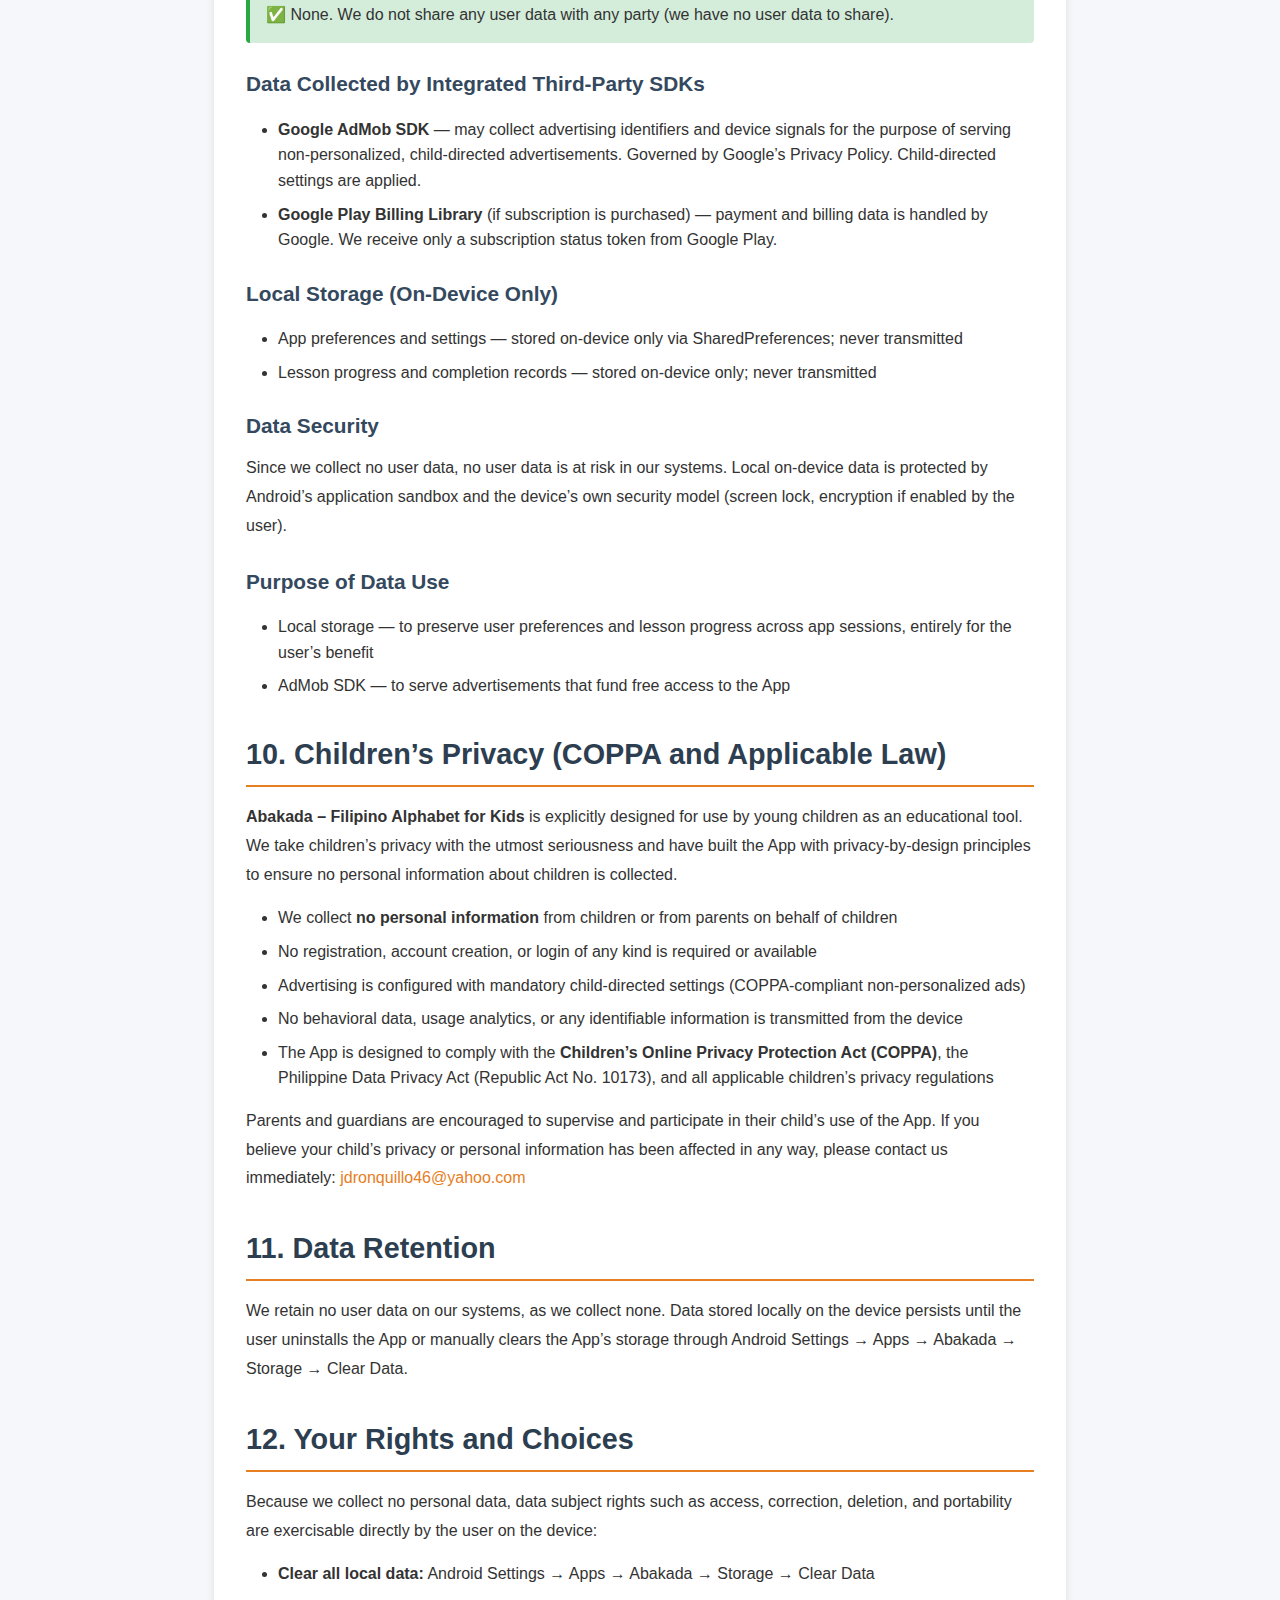
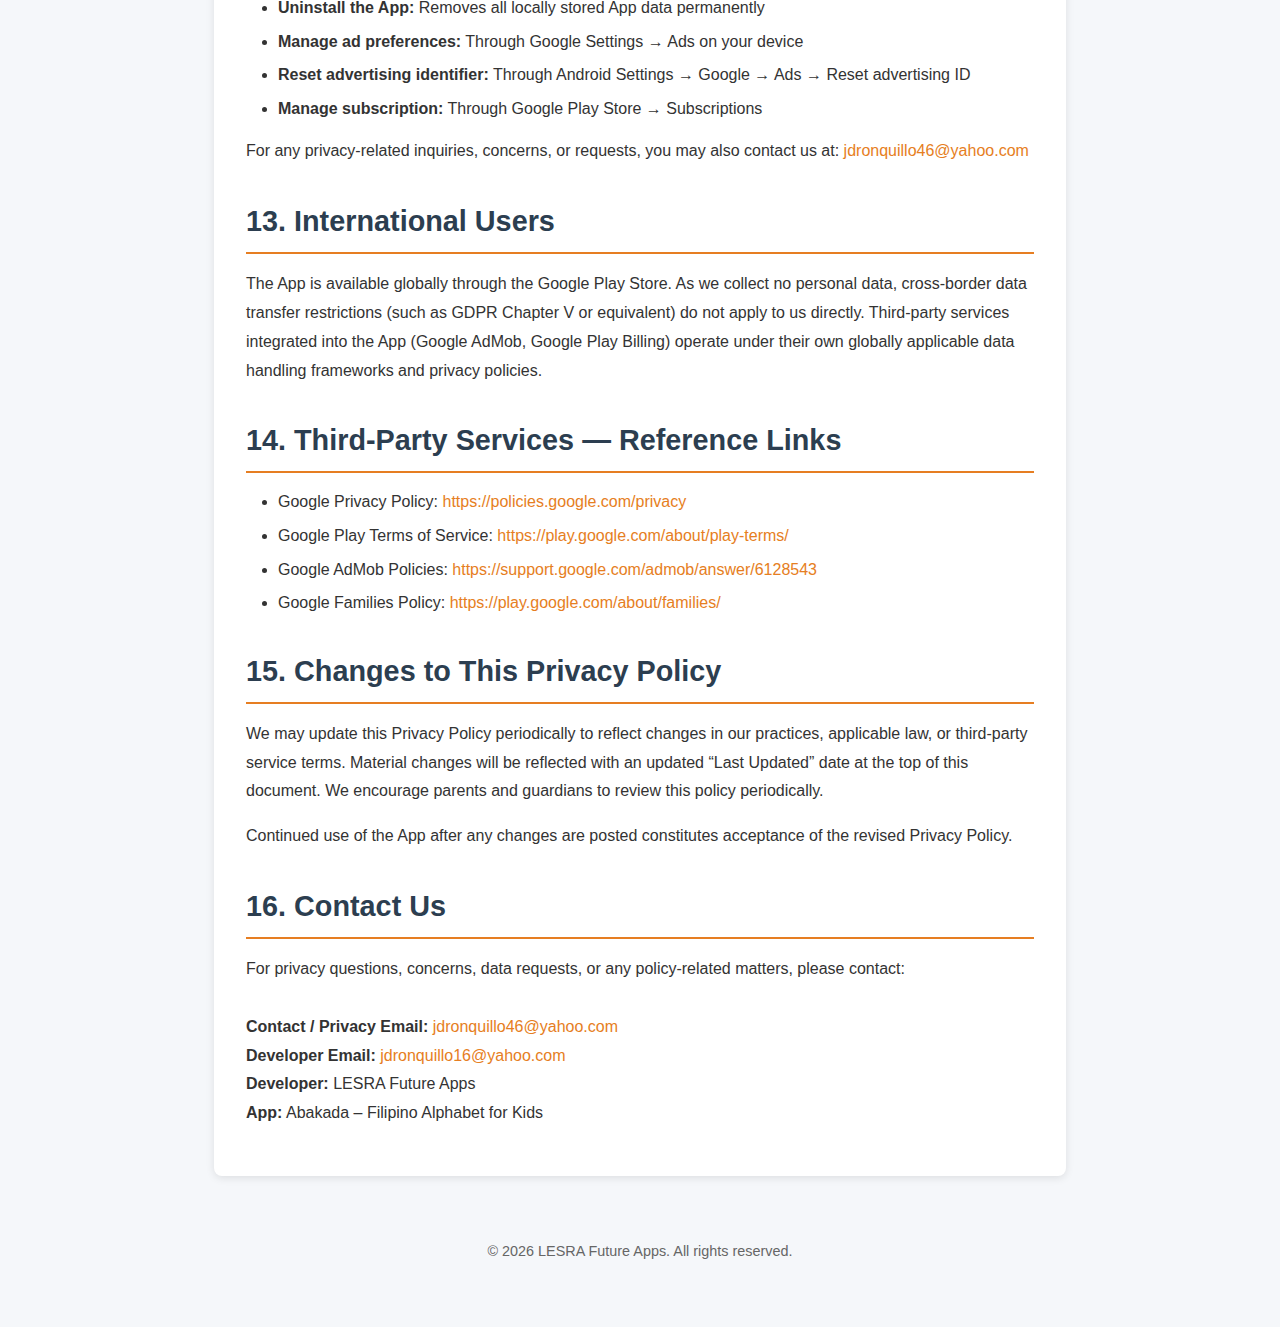
<file: abakada/privacy-policy.html>
<!DOCTYPE html>
<html lang="en">
<head>
    <meta charset="UTF-8">
    <meta name="viewport" content="width=device-width, initial-scale=1.0">
    <title>Privacy Policy - Abakada</title>
    <style>
        * { margin: 0; padding: 0; box-sizing: border-box; }
        body {
            font-family: -apple-system, BlinkMacSystemFont, 'Segoe UI', Roboto, Oxygen, Ubuntu, Cantarell, sans-serif;
            line-height: 1.6;
            color: #333;
            background: #f5f7fa;
        }
        .header {
            background: linear-gradient(135deg, #e67e22 0%, #f39c12 100%);
            color: white;
            padding: 2rem;
            text-align: center;
            box-shadow: 0 2px 10px rgba(0,0,0,0.1);
        }
        .header h1 { font-size: 2.5rem; margin-bottom: 0.5rem; }
        .header .subtitle { font-size: 1.2rem; opacity: 0.9; }
        .header .meta { margin-top: 1rem; font-size: 0.95rem; opacity: 0.85; }
        .container { max-width: 900px; margin: 2rem auto; padding: 0 1.5rem; }
        .summary-box {
            background: white;
            border-left: 4px solid #e67e22;
            border-radius: 8px;
            padding: 1.5rem;
            margin-bottom: 2rem;
            box-shadow: 0 2px 8px rgba(0,0,0,0.1);
        }
        .summary-box h2 { color: #e67e22; margin-bottom: 1rem; font-size: 1.5rem; }
        .summary-box ul { list-style: none; padding-left: 0; }
        .summary-box li { padding: 0.45rem 0; padding-left: 2rem; position: relative; }
        .summary-box li:before { content: "✅"; position: absolute; left: 0; }
        .content {
            background: white;
            border-radius: 8px;
            padding: 2rem;
            box-shadow: 0 2px 8px rgba(0,0,0,0.1);
            margin-bottom: 2rem;
        }
        .content h2 {
            color: #2c3e50;
            font-size: 1.8rem;
            margin-top: 2rem;
            margin-bottom: 1rem;
            padding-bottom: 0.5rem;
            border-bottom: 2px solid #e67e22;
        }
        .content h3 { color: #34495e; font-size: 1.3rem; margin-top: 1.5rem; margin-bottom: 0.75rem; }
        .content p { margin-bottom: 1rem; line-height: 1.8; }
        .content ul, .content ol { margin: 1rem 0; padding-left: 2rem; }
        .content li { margin-bottom: 0.5rem; }
        .content a { color: #e67e22; text-decoration: none; word-break: break-all; }
        .content a:hover { text-decoration: underline; }
        .highlight-box {
            background: #fff8f0;
            border-left: 4px solid #e67e22;
            padding: 1rem;
            margin: 1rem 0;
            border-radius: 4px;
        }
        .warning-box {
            background: #fff3cd;
            border-left: 4px solid #ffc107;
            padding: 1rem;
            margin: 1rem 0;
            border-radius: 4px;
        }
        .warning-box:before { content: "⚠️ "; }
        .success-box {
            background: #d4edda;
            border-left: 4px solid #28a745;
            padding: 1rem;
            margin: 1rem 0;
            border-radius: 4px;
        }
        .success-box:before { content: "✅ "; }
        .back-button {
            display: inline-block;
            background: #e67e22;
            color: white;
            padding: 0.75rem 1.5rem;
            border-radius: 8px;
            text-decoration: none;
            margin-bottom: 2rem;
            transition: all 0.3s ease;
        }
        .back-button:hover { background: #cf6d17; transform: translateY(-2px); }
        .footer { text-align: center; padding: 2rem; color: #666; font-size: 0.9rem; }
        @media (max-width: 768px) {
            .header h1 { font-size: 2rem; }
            .container { padding: 0 1rem; }
            .content { padding: 1.5rem; }
        }
    </style>
</head>
<body>
    <div class="header">
        <h1>Privacy Policy</h1>
        <div class="subtitle">Abakada &ndash; Filipino Alphabet for Kids</div>
        <div class="meta">
            <strong>LESRA Future Apps</strong><br>
            Last Updated: March 31, 2026
        </div>
    </div>

    <div class="container">
        <a href="../index.html" class="back-button">&#8592; Back to Legal Documents</a>

        <div class="summary-box">
            <h2>&#128203; Quick Summary</h2>
            <ul>
                <li>We collect NO personal data &mdash; no accounts, no registration, no login required</li>
                <li>All app preferences and progress are stored locally on your device only</li>
                <li>No data is ever transmitted to our servers &mdash; we operate no cloud backend for this App</li>
                <li>Text-to-Speech uses your device&rsquo;s built-in engine &mdash; no audio data is sent anywhere by us</li>
                <li>Ads (if displayed) are served by Google AdMob under Google&rsquo;s own privacy policy with child-directed settings applied</li>
                <li>Optional subscriptions (to remove ads) are processed entirely by Google Play &mdash; we receive no payment or personal financial data</li>
                <li>We do NOT sell any data (we have none to sell)</li>
                <li>This App is designed for children; children&rsquo;s privacy is our highest priority</li>
                <li>This policy includes a Data Policy / Data Safety Summary section for app-store disclosure alignment</li>
            </ul>
        </div>

        <div class="content">

            <h2>1. Introduction</h2>
            <p>
                LESRA Future Apps (&ldquo;we&rdquo;, &ldquo;us&rdquo;, &ldquo;our&rdquo;) develops and operates
                <strong>Abakada &ndash; Filipino Alphabet for Kids</strong> (the &ldquo;App&rdquo;). This Privacy Policy
                describes our data practices &mdash; specifically, that we do not collect, store, or process
                any personal data from users of this App on our own servers or systems.
            </p>
            <p>
                This Privacy Policy also serves as our <strong>Data Policy and Data Safety Summary</strong>
                for app-store compliance purposes (see Section 9).
            </p>
            <p>
                By downloading, installing, or using the App, you acknowledge and agree to this Privacy Policy.
                If you are a parent or guardian allowing a child to use the App, you accept this policy on the
                child&rsquo;s behalf.
            </p>

            <h2>2. Data Controller</h2>
            <p>
                <strong>Developer:</strong> LESRA Future Apps<br>
                <strong>App Name:</strong> Abakada &ndash; Filipino Alphabet for Kids<br>
                <strong>Developer Email:</strong> <a href="mailto:jdronquillo16@yahoo.com">jdronquillo16@yahoo.com</a><br>
                <strong>Contact / Privacy Email:</strong> <a href="mailto:jdronquillo46@yahoo.com">jdronquillo46@yahoo.com</a>
            </p>

            <h2>3. Information We Collect</h2>
            <div class="success-box">
                We collect NO personal information whatsoever. No name, email address, phone number,
                location data, device identifier, or any other personally identifiable information is
                collected, stored, or transmitted to our systems by this App.
            </div>

            <h3>3.1 Local Device Storage Only</h3>
            <p>
                The App stores the following data <strong>locally on your device only</strong>, using
                Android&rsquo;s SharedPreferences mechanism. This data never leaves your device and is
                never transmitted to us or any third party through our systems:
            </p>
            <ul>
                <li>App settings and preferences (e.g., audio on/off, TTS voice selection, music and sound effects toggles)</li>
                <li>Lesson progress and completion status</li>
                <li>Optional child display name or profile label, if entered by the parent or user &mdash; stored on-device only, never transmitted</li>
            </ul>

            <h3>3.2 What We Do NOT Collect</h3>
            <ul>
                <li>No names, email addresses, or contact information</li>
                <li>No location or GPS data</li>
                <li>No device identifiers (collected by us)</li>
                <li>No camera or microphone recordings</li>
                <li>No analytics or usage statistics transmitted to our servers</li>
                <li>No crash reports or diagnostic data transmitted to our servers</li>
                <li>No biometric data of any kind</li>
                <li>No behavioral profiles or user-tracking data</li>
            </ul>

            <h2>4. Text-to-Speech (TTS)</h2>
            <p>
                The App uses your device&rsquo;s <strong>built-in Text-to-Speech (TTS) engine</strong>
                (provided natively by the Android operating system or installed TTS engines on the device)
                to pronounce Filipino letters, syllables, and words. All TTS processing occurs entirely
                <strong>on your device</strong>.
            </p>
            <div class="highlight-box">
                We do not make audio recordings, transmit speech data, or receive any output from the
                device&rsquo;s TTS engine. The TTS engine is part of the Android platform and is governed
                by the terms of whoever provided the TTS engine (e.g., Google Text-to-Speech is governed
                by Google&rsquo;s Privacy Policy).
            </div>

            <h2>5. Device Permissions</h2>
            <p>The App may request the following Android permission:</p>
            <ul>
                <li>
                    <strong>Internet access</strong> &mdash; required solely to allow Google AdMob to serve
                    advertisements. This permission is not used by us to transmit any user data to our servers.
                </li>
            </ul>
            <p>The App does <strong>NOT</strong> request or use the following permissions:</p>
            <ul>
                <li>Camera or microphone access</li>
                <li>Location (GPS or network-based)</li>
                <li>Access to Contacts, Call Logs, or Messages</li>
                <li>Access to Files, Photos, or External Storage</li>
                <li>Usage Access or Device Administrator privileges</li>
            </ul>

            <h2>6. Advertising &mdash; Google AdMob</h2>
            <p>
                The App may display advertisements served by <strong>Google AdMob</strong> (a Google LLC
                service). AdMob may automatically collect certain device information and advertising signals
                (such as an advertising identifier) to serve ads. This data collection is performed by the
                AdMob SDK directly and is governed by Google&rsquo;s own Privacy Policy, not this Privacy Policy.
            </p>
            <div class="warning-box">
                <strong>Child-Directed Advertising:</strong> Because this App is specifically designed for
                children, we configure AdMob with <strong>child-directed ad settings (TAG_FOR_CHILD_DIRECTED_TREATMENT)</strong>
                and request <strong>non-personalized ads only</strong>, in full compliance with Google&rsquo;s
                Families Policy, the Children&rsquo;s Online Privacy Protection Act (COPPA), and applicable
                data protection laws. This means AdMob will not use behavioral tracking or interest-based
                advertising profiles when serving ads in this App.
            </div>
            <p>Relevant Google policies and resources:</p>
            <ul>
                <li>Google Privacy Policy: <a href="https://policies.google.com/privacy" target="_blank">https://policies.google.com/privacy</a></li>
                <li>Google AdMob / Ads Help: <a href="https://support.google.com/admob/answer/6128543" target="_blank">https://support.google.com/admob/answer/6128543</a></li>
                <li>Google Families Policy: <a href="https://play.google.com/about/families/" target="_blank">https://play.google.com/about/families/</a></li>
            </ul>
            <p>
                Parents and guardians may opt out of ad personalization at any time through
                <strong>Google Settings &rarr; Ads &rarr; Opt out of Ads Personalization</strong> on the device,
                or by resetting the device&rsquo;s advertising identifier.
            </p>

            <h2>7. Optional In-App Subscriptions</h2>
            <p>
                The App may offer an optional subscription plan (via <strong>Google Play Billing</strong>)
                to remove advertisements. Subscribing is entirely voluntary. If you choose to subscribe:
            </p>
            <ul>
                <li>All payment processing is handled <strong>entirely by Google Play</strong> &mdash; we are not involved in the payment transaction</li>
                <li>We do <strong>NOT</strong> receive, store, or process any payment card information, billing address, or personal financial data</li>
                <li>We do <strong>NOT</strong> collect any additional personal information as part of the subscription process or as a subscription benefit</li>
                <li>Google Play provides us only with an anonymized subscription status token sufficient to unlock the ad-free experience within the App</li>
                <li>Subscription management (renewal, cancellation, refunds) is handled through the Google Play Store</li>
            </ul>
            <p>
                Google Play&rsquo;s Terms of Service govern all subscription transactions:
                <a href="https://play.google.com/about/play-terms/" target="_blank">https://play.google.com/about/play-terms/</a>
            </p>

            <h2>8. No Cloud Backend</h2>
            <div class="success-box">
                LESRA Future Apps does not operate any server, cloud database, or backend infrastructure for
                the Abakada App. There is no data transmission between the App and our systems at any time.
            </div>
            <p>
                The App functions entirely as a <strong>standalone local application</strong>. No internet
                connection is required to use core functionality; internet access is used only by the AdMob
                SDK for advertising purposes.
            </p>

            <h2>9. Data Policy / Data Safety Summary (Google Play)</h2>
            <p>
                This section summarizes data handling practices for alignment with Google Play&rsquo;s
                Data Safety section disclosure requirements.
            </p>

            <h3>Data Collected by LESRA Future Apps</h3>
            <div class="success-box">
                None. We collect no data from users of this App.
            </div>

            <h3>Data Shared by LESRA Future Apps</h3>
            <div class="success-box">
                None. We do not share any user data with any party (we have no user data to share).
            </div>

            <h3>Data Collected by Integrated Third-Party SDKs</h3>
            <ul>
                <li>
                    <strong>Google AdMob SDK</strong> &mdash; may collect advertising identifiers and device
                    signals for the purpose of serving non-personalized, child-directed advertisements.
                    Governed by Google&rsquo;s Privacy Policy. Child-directed settings are applied.
                </li>
                <li>
                    <strong>Google Play Billing Library</strong> (if subscription is purchased) &mdash;
                    payment and billing data is handled by Google. We receive only a subscription status
                    token from Google Play.
                </li>
            </ul>

            <h3>Local Storage (On-Device Only)</h3>
            <ul>
                <li>App preferences and settings &mdash; stored on-device only via SharedPreferences; never transmitted</li>
                <li>Lesson progress and completion records &mdash; stored on-device only; never transmitted</li>
            </ul>

            <h3>Data Security</h3>
            <p>
                Since we collect no user data, no user data is at risk in our systems. Local on-device
                data is protected by Android&rsquo;s application sandbox and the device&rsquo;s own
                security model (screen lock, encryption if enabled by the user).
            </p>

            <h3>Purpose of Data Use</h3>
            <ul>
                <li>Local storage &mdash; to preserve user preferences and lesson progress across app sessions, entirely for the user&rsquo;s benefit</li>
                <li>AdMob SDK &mdash; to serve advertisements that fund free access to the App</li>
            </ul>

            <h2>10. Children&rsquo;s Privacy (COPPA and Applicable Law)</h2>
            <p>
                <strong>Abakada &ndash; Filipino Alphabet for Kids</strong> is explicitly designed for
                use by young children as an educational tool. We take children&rsquo;s privacy with the
                utmost seriousness and have built the App with privacy-by-design principles to ensure
                no personal information about children is collected.
            </p>
            <ul>
                <li>We collect <strong>no personal information</strong> from children or from parents on behalf of children</li>
                <li>No registration, account creation, or login of any kind is required or available</li>
                <li>Advertising is configured with mandatory child-directed settings (COPPA-compliant non-personalized ads)</li>
                <li>No behavioral data, usage analytics, or any identifiable information is transmitted from the device</li>
                <li>The App is designed to comply with the <strong>Children&rsquo;s Online Privacy Protection Act (COPPA)</strong>, the Philippine Data Privacy Act (Republic Act No. 10173), and all applicable children&rsquo;s privacy regulations</li>
            </ul>
            <p>
                Parents and guardians are encouraged to supervise and participate in their child&rsquo;s use
                of the App. If you believe your child&rsquo;s privacy or personal information has been
                affected in any way, please contact us immediately:
                <a href="mailto:jdronquillo46@yahoo.com">jdronquillo46@yahoo.com</a>
            </p>

            <h2>11. Data Retention</h2>
            <p>
                We retain no user data on our systems, as we collect none. Data stored locally on
                the device persists until the user uninstalls the App or manually clears the App&rsquo;s
                storage through Android Settings &rarr; Apps &rarr; Abakada &rarr; Storage &rarr; Clear Data.
            </p>

            <h2>12. Your Rights and Choices</h2>
            <p>
                Because we collect no personal data, data subject rights such as access, correction,
                deletion, and portability are exercisable directly by the user on the device:
            </p>
            <ul>
                <li><strong>Clear all local data:</strong> Android Settings &rarr; Apps &rarr; Abakada &rarr; Storage &rarr; Clear Data</li>
                <li><strong>Uninstall the App:</strong> Removes all locally stored App data permanently</li>
                <li><strong>Manage ad preferences:</strong> Through Google Settings &rarr; Ads on your device</li>
                <li><strong>Reset advertising identifier:</strong> Through Android Settings &rarr; Google &rarr; Ads &rarr; Reset advertising ID</li>
                <li><strong>Manage subscription:</strong> Through Google Play Store &rarr; Subscriptions</li>
            </ul>
            <p>
                For any privacy-related inquiries, concerns, or requests, you may also contact us at:
                <a href="mailto:jdronquillo46@yahoo.com">jdronquillo46@yahoo.com</a>
            </p>

            <h2>13. International Users</h2>
            <p>
                The App is available globally through the Google Play Store. As we collect no personal
                data, cross-border data transfer restrictions (such as GDPR Chapter V or equivalent)
                do not apply to us directly. Third-party services integrated into the App (Google AdMob,
                Google Play Billing) operate under their own globally applicable data handling frameworks
                and privacy policies.
            </p>

            <h2>14. Third-Party Services &mdash; Reference Links</h2>
            <ul>
                <li>Google Privacy Policy: <a href="https://policies.google.com/privacy" target="_blank">https://policies.google.com/privacy</a></li>
                <li>Google Play Terms of Service: <a href="https://play.google.com/about/play-terms/" target="_blank">https://play.google.com/about/play-terms/</a></li>
                <li>Google AdMob Policies: <a href="https://support.google.com/admob/answer/6128543" target="_blank">https://support.google.com/admob/answer/6128543</a></li>
                <li>Google Families Policy: <a href="https://play.google.com/about/families/" target="_blank">https://play.google.com/about/families/</a></li>
            </ul>

            <h2>15. Changes to This Privacy Policy</h2>
            <p>
                We may update this Privacy Policy periodically to reflect changes in our practices,
                applicable law, or third-party service terms. Material changes will be reflected with
                an updated &ldquo;Last Updated&rdquo; date at the top of this document. We encourage
                parents and guardians to review this policy periodically.
            </p>
            <p>
                Continued use of the App after any changes are posted constitutes acceptance of
                the revised Privacy Policy.
            </p>

            <h2>16. Contact Us</h2>
            <p>
                For privacy questions, concerns, data requests, or any policy-related matters, please contact:<br><br>
                <strong>Contact / Privacy Email:</strong> <a href="mailto:jdronquillo46@yahoo.com">jdronquillo46@yahoo.com</a><br>
                <strong>Developer Email:</strong> <a href="mailto:jdronquillo16@yahoo.com">jdronquillo16@yahoo.com</a><br>
                <strong>Developer:</strong> LESRA Future Apps<br>
                <strong>App:</strong> Abakada &ndash; Filipino Alphabet for Kids
            </p>
        </div>

        <div class="footer">
            <p>&copy; 2026 LESRA Future Apps. All rights reserved.</p>
        </div>
    </div>
</body>
</html>
</file>
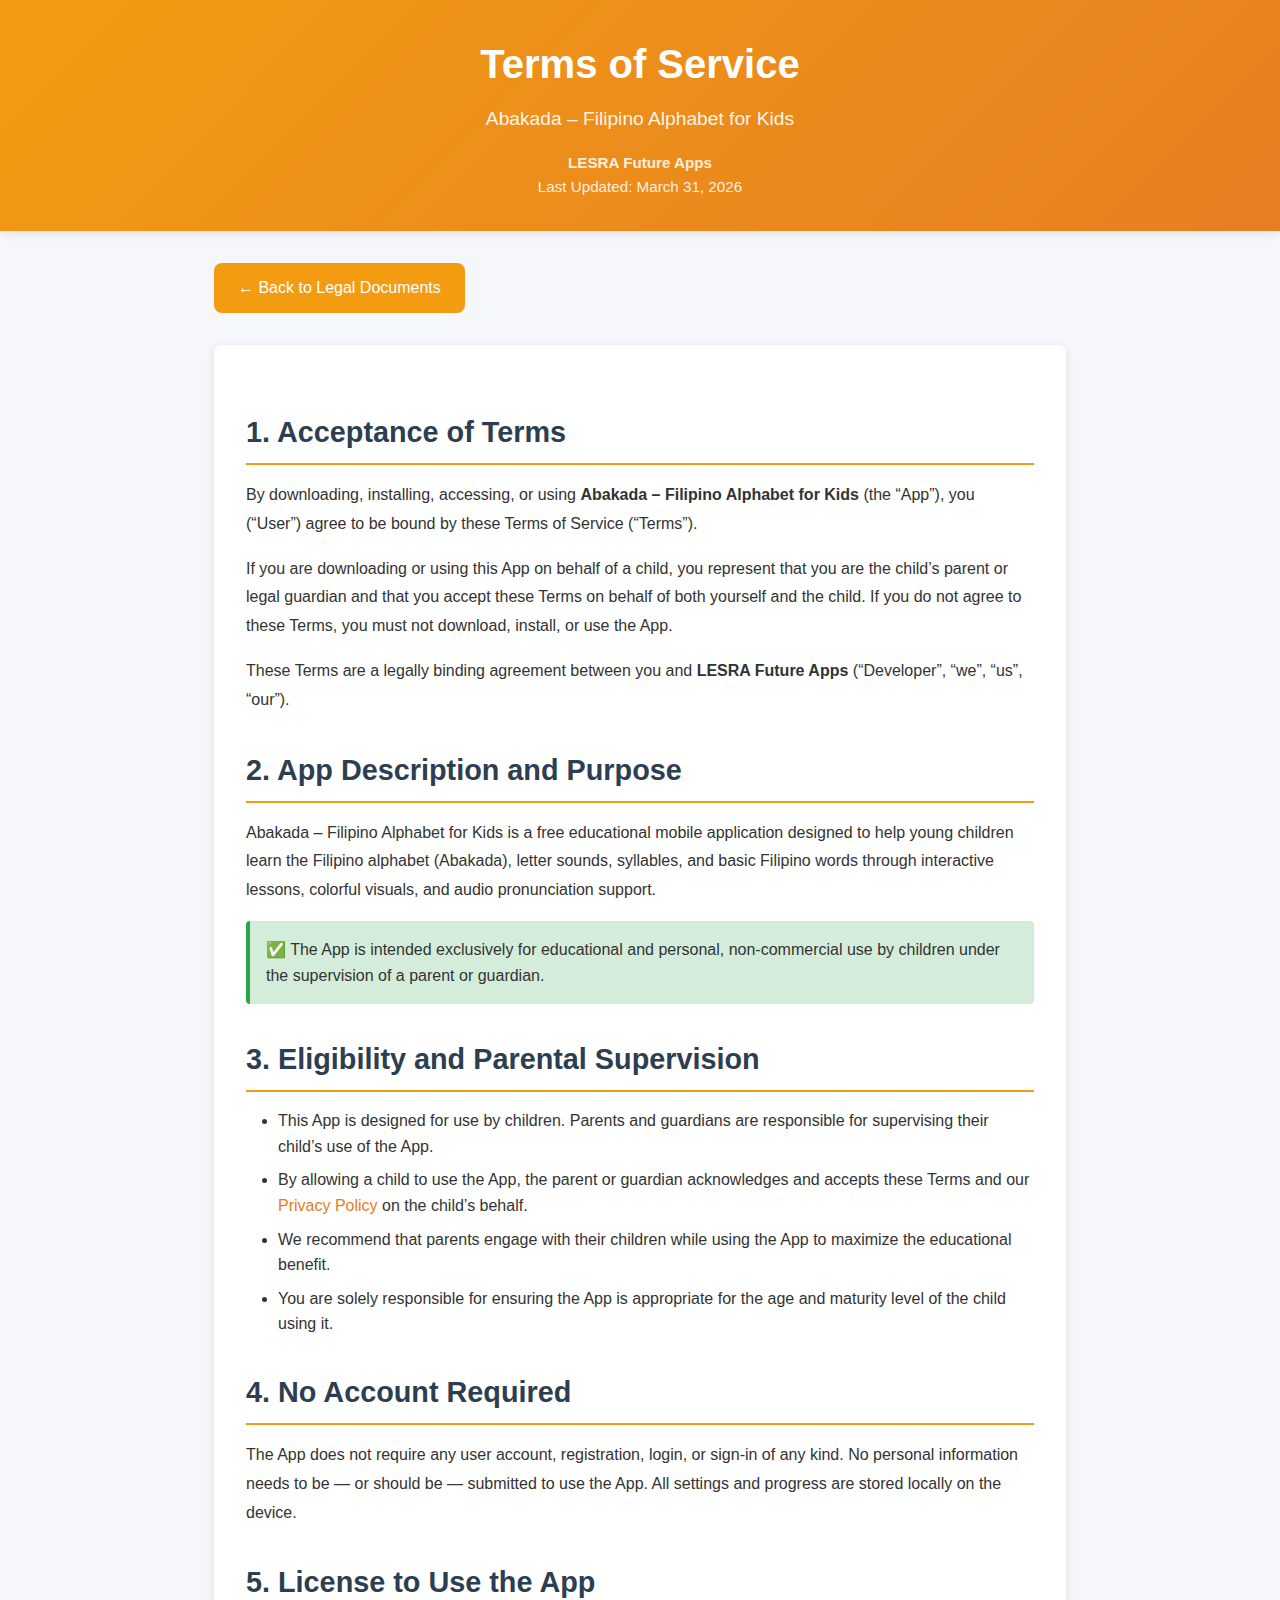
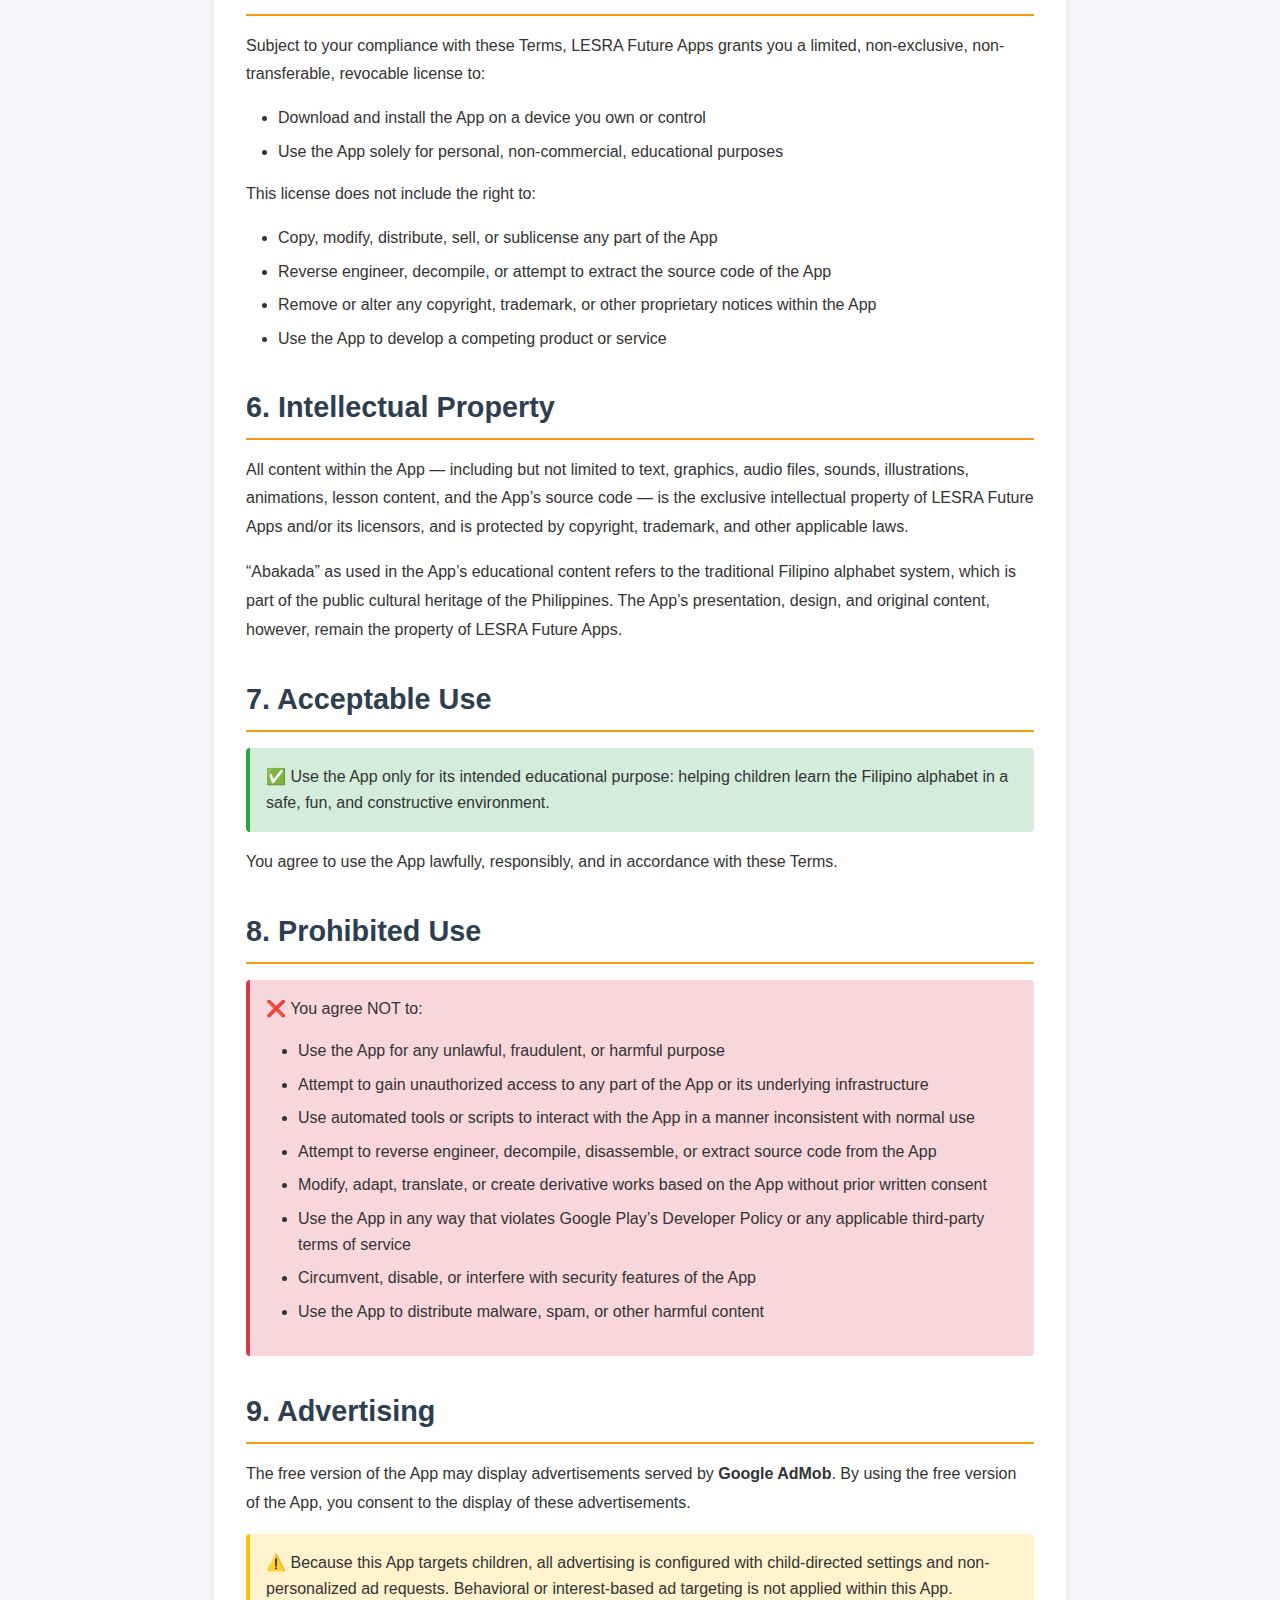
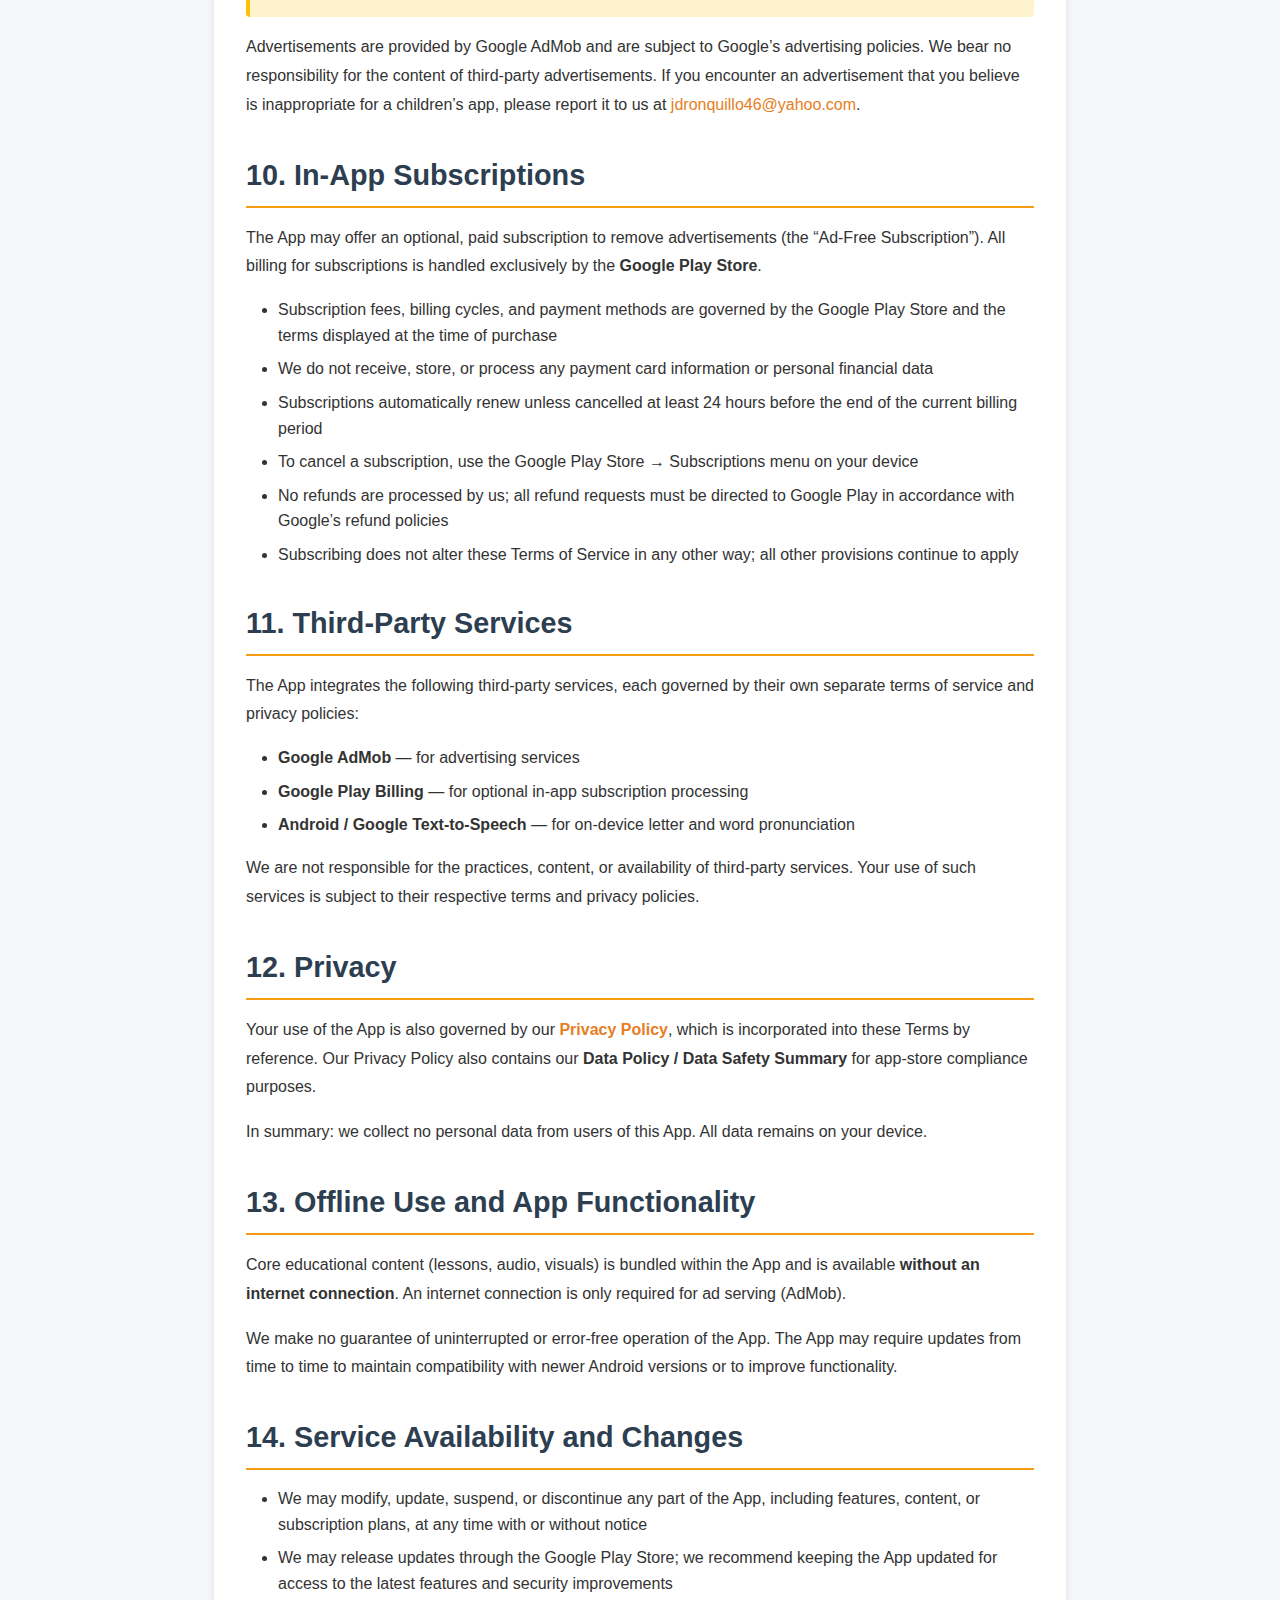
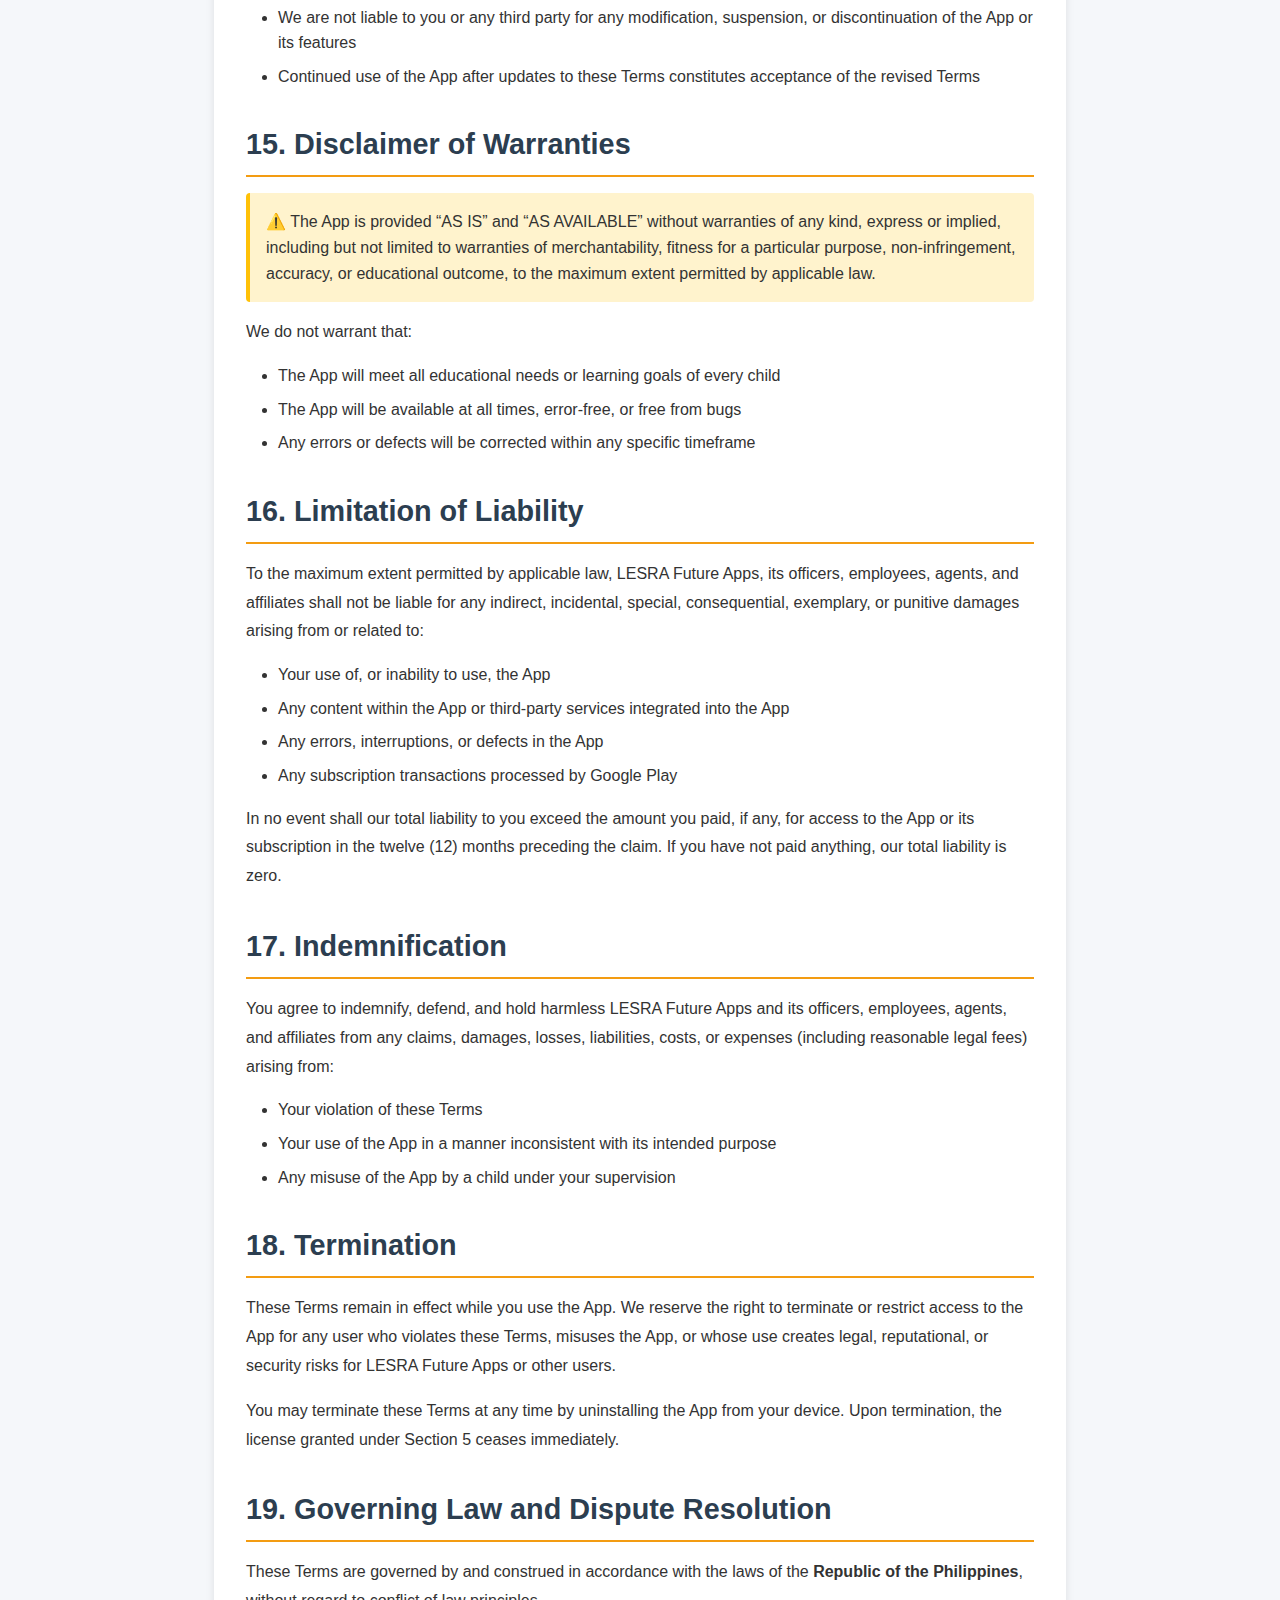
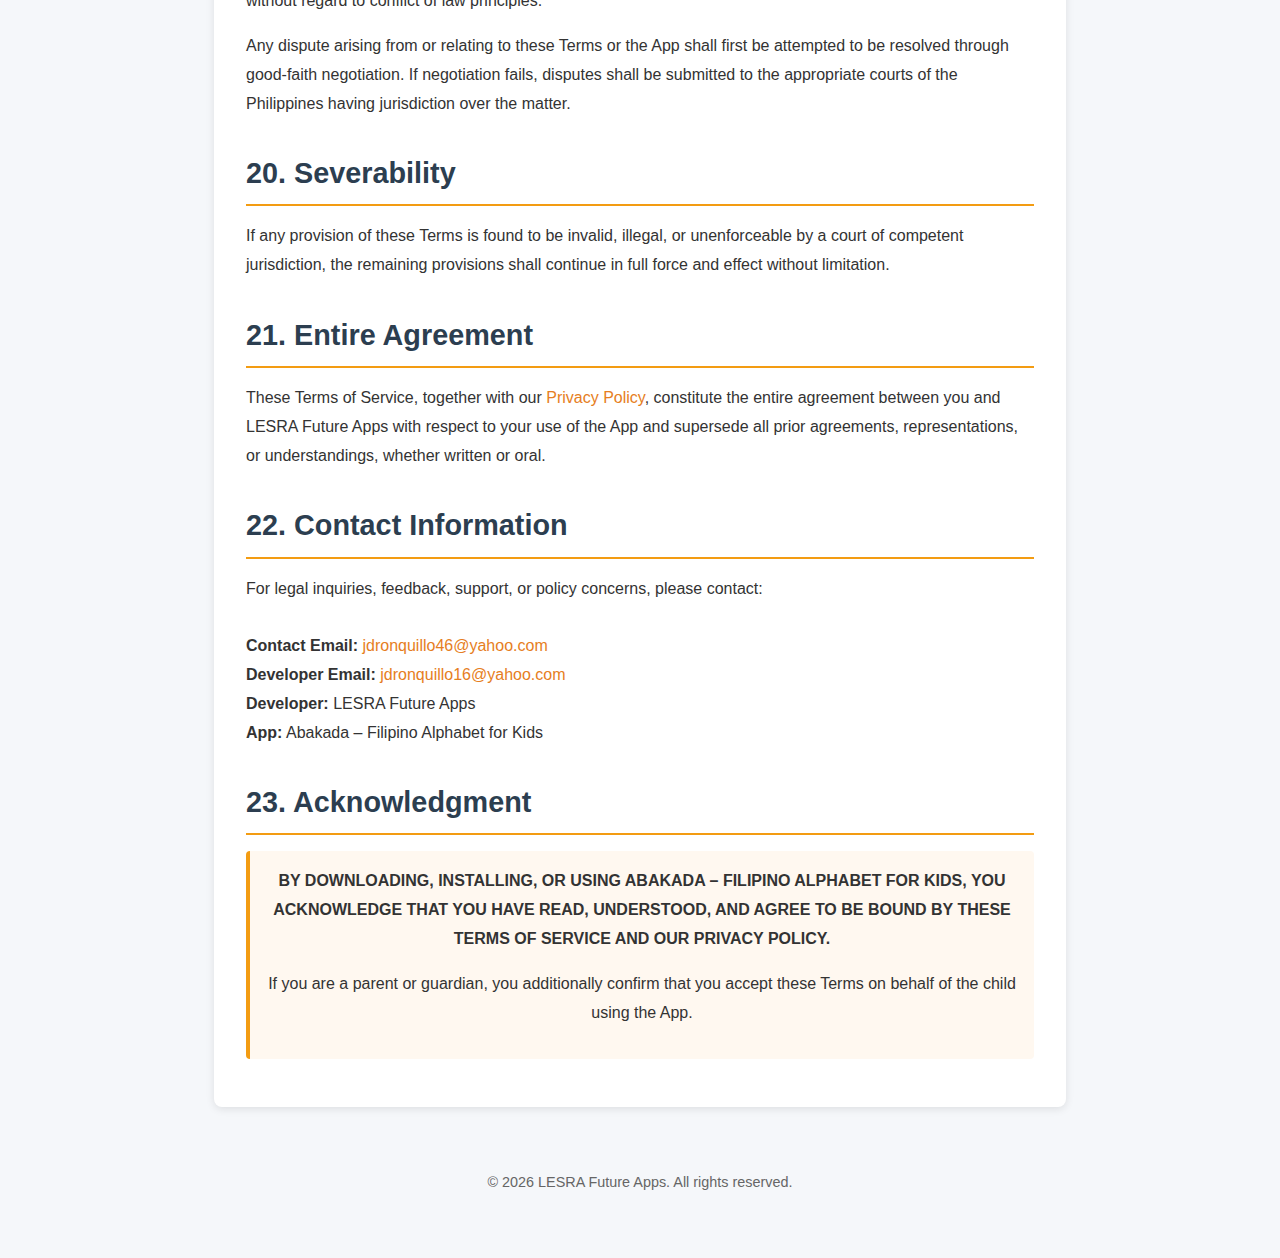
<file: abakada/terms-of-service.html>
<!DOCTYPE html>
<html lang="en">
<head>
    <meta charset="UTF-8">
    <meta name="viewport" content="width=device-width, initial-scale=1.0">
    <title>Terms of Service - Abakada</title>
    <style>
        * { margin: 0; padding: 0; box-sizing: border-box; }
        body {
            font-family: -apple-system, BlinkMacSystemFont, 'Segoe UI', Roboto, Oxygen, Ubuntu, Cantarell, sans-serif;
            line-height: 1.6;
            color: #333;
            background: #f5f7fa;
        }
        .header {
            background: linear-gradient(135deg, #f39c12 0%, #e67e22 100%);
            color: white;
            padding: 2rem;
            text-align: center;
            box-shadow: 0 2px 10px rgba(0,0,0,0.1);
        }
        .header h1 { font-size: 2.5rem; margin-bottom: 0.5rem; }
        .header .subtitle { font-size: 1.2rem; opacity: 0.9; }
        .header .meta { margin-top: 1rem; font-size: 0.95rem; opacity: 0.85; }
        .container { max-width: 900px; margin: 2rem auto; padding: 0 1.5rem; }
        .content {
            background: white;
            border-radius: 8px;
            padding: 2rem;
            box-shadow: 0 2px 8px rgba(0,0,0,0.1);
            margin-bottom: 2rem;
        }
        .content h2 {
            color: #2c3e50;
            font-size: 1.8rem;
            margin-top: 2rem;
            margin-bottom: 1rem;
            padding-bottom: 0.5rem;
            border-bottom: 2px solid #f39c12;
        }
        .content h3 { color: #34495e; font-size: 1.3rem; margin-top: 1.5rem; margin-bottom: 0.75rem; }
        .content p { margin-bottom: 1rem; line-height: 1.8; }
        .content ul, .content ol { margin: 1rem 0; padding-left: 2rem; }
        .content li { margin-bottom: 0.5rem; }
        .content a { color: #e67e22; text-decoration: none; word-break: break-all; }
        .content a:hover { text-decoration: underline; }
        .highlight-box {
            background: #fff8f0;
            border-left: 4px solid #f39c12;
            padding: 1rem;
            margin: 1rem 0;
            border-radius: 4px;
        }
        .warning-box {
            background: #fff3cd;
            border-left: 4px solid #ffc107;
            padding: 1rem;
            margin: 1rem 0;
            border-radius: 4px;
        }
        .warning-box:before { content: "⚠️ "; }
        .danger-box {
            background: #f8d7da;
            border-left: 4px solid #dc3545;
            padding: 1rem;
            margin: 1rem 0;
            border-radius: 4px;
        }
        .danger-box:before { content: "❌ "; }
        .success-box {
            background: #d4edda;
            border-left: 4px solid #28a745;
            padding: 1rem;
            margin: 1rem 0;
            border-radius: 4px;
        }
        .success-box:before { content: "✅ "; }
        .back-button {
            display: inline-block;
            background: #f39c12;
            color: white;
            padding: 0.75rem 1.5rem;
            border-radius: 8px;
            text-decoration: none;
            margin-bottom: 2rem;
            transition: all 0.3s ease;
        }
        .back-button:hover { background: #d68910; transform: translateY(-2px); }
        .footer { text-align: center; padding: 2rem; color: #666; font-size: 0.9rem; }
        @media (max-width: 768px) {
            .header h1 { font-size: 2rem; }
            .container { padding: 0 1rem; }
            .content { padding: 1.5rem; }
        }
    </style>
</head>
<body>
    <div class="header">
        <h1>Terms of Service</h1>
        <div class="subtitle">Abakada &ndash; Filipino Alphabet for Kids</div>
        <div class="meta">
            <strong>LESRA Future Apps</strong><br>
            Last Updated: March 31, 2026
        </div>
    </div>

    <div class="container">
        <a href="../index.html" class="back-button">&#8592; Back to Legal Documents</a>

        <div class="content">

            <h2>1. Acceptance of Terms</h2>
            <p>
                By downloading, installing, accessing, or using <strong>Abakada &ndash; Filipino Alphabet
                for Kids</strong> (the &ldquo;App&rdquo;), you (&ldquo;User&rdquo;) agree to be bound by
                these Terms of Service (&ldquo;Terms&rdquo;).
            </p>
            <p>
                If you are downloading or using this App on behalf of a child, you represent that you are
                the child&rsquo;s parent or legal guardian and that you accept these Terms on behalf of both
                yourself and the child. If you do not agree to these Terms, you must not download, install,
                or use the App.
            </p>
            <p>
                These Terms are a legally binding agreement between you and <strong>LESRA Future Apps</strong>
                (&ldquo;Developer&rdquo;, &ldquo;we&rdquo;, &ldquo;us&rdquo;, &ldquo;our&rdquo;).
            </p>

            <h2>2. App Description and Purpose</h2>
            <p>
                Abakada &ndash; Filipino Alphabet for Kids is a free educational mobile application
                designed to help young children learn the Filipino alphabet (Abakada), letter sounds,
                syllables, and basic Filipino words through interactive lessons, colorful visuals, and
                audio pronunciation support.
            </p>
            <div class="success-box">
                The App is intended exclusively for educational and personal, non-commercial use by
                children under the supervision of a parent or guardian.
            </div>

            <h2>3. Eligibility and Parental Supervision</h2>
            <ul>
                <li>
                    This App is designed for use by children. Parents and guardians are responsible for
                    supervising their child&rsquo;s use of the App.
                </li>
                <li>
                    By allowing a child to use the App, the parent or guardian acknowledges and accepts
                    these Terms and our <a href="privacy-policy.html">Privacy Policy</a> on the child&rsquo;s behalf.
                </li>
                <li>
                    We recommend that parents engage with their children while using the App to maximize
                    the educational benefit.
                </li>
                <li>
                    You are solely responsible for ensuring the App is appropriate for the age and maturity
                    level of the child using it.
                </li>
            </ul>

            <h2>4. No Account Required</h2>
            <p>
                The App does not require any user account, registration, login, or sign-in of any kind.
                No personal information needs to be &mdash; or should be &mdash; submitted to use the App.
                All settings and progress are stored locally on the device.
            </p>

            <h2>5. License to Use the App</h2>
            <p>
                Subject to your compliance with these Terms, LESRA Future Apps grants you a limited,
                non-exclusive, non-transferable, revocable license to:
            </p>
            <ul>
                <li>Download and install the App on a device you own or control</li>
                <li>Use the App solely for personal, non-commercial, educational purposes</li>
            </ul>
            <p>This license does not include the right to:</p>
            <ul>
                <li>Copy, modify, distribute, sell, or sublicense any part of the App</li>
                <li>Reverse engineer, decompile, or attempt to extract the source code of the App</li>
                <li>Remove or alter any copyright, trademark, or other proprietary notices within the App</li>
                <li>Use the App to develop a competing product or service</li>
            </ul>

            <h2>6. Intellectual Property</h2>
            <p>
                All content within the App &mdash; including but not limited to text, graphics, audio
                files, sounds, illustrations, animations, lesson content, and the App&rsquo;s source code
                &mdash; is the exclusive intellectual property of LESRA Future Apps and/or its licensors,
                and is protected by copyright, trademark, and other applicable laws.
            </p>
            <p>
                &ldquo;Abakada&rdquo; as used in the App&rsquo;s educational content refers to the
                traditional Filipino alphabet system, which is part of the public cultural heritage of
                the Philippines. The App&rsquo;s presentation, design, and original content, however,
                remain the property of LESRA Future Apps.
            </p>

            <h2>7. Acceptable Use</h2>
            <div class="success-box">
                Use the App only for its intended educational purpose: helping children learn the
                Filipino alphabet in a safe, fun, and constructive environment.
            </div>
            <p>You agree to use the App lawfully, responsibly, and in accordance with these Terms.</p>

            <h2>8. Prohibited Use</h2>
            <div class="danger-box">
                You agree NOT to:
                <ul>
                    <li>Use the App for any unlawful, fraudulent, or harmful purpose</li>
                    <li>Attempt to gain unauthorized access to any part of the App or its underlying infrastructure</li>
                    <li>Use automated tools or scripts to interact with the App in a manner inconsistent with normal use</li>
                    <li>Attempt to reverse engineer, decompile, disassemble, or extract source code from the App</li>
                    <li>Modify, adapt, translate, or create derivative works based on the App without prior written consent</li>
                    <li>Use the App in any way that violates Google Play&rsquo;s Developer Policy or any applicable third-party terms of service</li>
                    <li>Circumvent, disable, or interfere with security features of the App</li>
                    <li>Use the App to distribute malware, spam, or other harmful content</li>
                </ul>
            </div>

            <h2>9. Advertising</h2>
            <p>
                The free version of the App may display advertisements served by <strong>Google AdMob</strong>.
                By using the free version of the App, you consent to the display of these advertisements.
            </p>
            <div class="warning-box">
                Because this App targets children, all advertising is configured with child-directed settings
                and non-personalized ad requests. Behavioral or interest-based ad targeting is not applied
                within this App.
            </div>
            <p>
                Advertisements are provided by Google AdMob and are subject to Google&rsquo;s advertising
                policies. We bear no responsibility for the content of third-party advertisements. If you
                encounter an advertisement that you believe is inappropriate for a children&rsquo;s app,
                please report it to us at
                <a href="mailto:jdronquillo46@yahoo.com">jdronquillo46@yahoo.com</a>.
            </p>

            <h2>10. In-App Subscriptions</h2>
            <p>
                The App may offer an optional, paid subscription to remove advertisements (the
                &ldquo;Ad-Free Subscription&rdquo;). All billing for subscriptions is handled exclusively
                by the <strong>Google Play Store</strong>.
            </p>
            <ul>
                <li>Subscription fees, billing cycles, and payment methods are governed by the Google Play Store and the terms displayed at the time of purchase</li>
                <li>We do not receive, store, or process any payment card information or personal financial data</li>
                <li>Subscriptions automatically renew unless cancelled at least 24 hours before the end of the current billing period</li>
                <li>To cancel a subscription, use the Google Play Store &rarr; Subscriptions menu on your device</li>
                <li>No refunds are processed by us; all refund requests must be directed to Google Play in accordance with Google&rsquo;s refund policies</li>
                <li>Subscribing does not alter these Terms of Service in any other way; all other provisions continue to apply</li>
            </ul>

            <h2>11. Third-Party Services</h2>
            <p>
                The App integrates the following third-party services, each governed by their own
                separate terms of service and privacy policies:
            </p>
            <ul>
                <li><strong>Google AdMob</strong> &mdash; for advertising services</li>
                <li><strong>Google Play Billing</strong> &mdash; for optional in-app subscription processing</li>
                <li><strong>Android / Google Text-to-Speech</strong> &mdash; for on-device letter and word pronunciation</li>
            </ul>
            <p>
                We are not responsible for the practices, content, or availability of third-party services.
                Your use of such services is subject to their respective terms and privacy policies.
            </p>

            <h2>12. Privacy</h2>
            <p>
                Your use of the App is also governed by our
                <a href="privacy-policy.html"><strong>Privacy Policy</strong></a>, which is incorporated
                into these Terms by reference. Our Privacy Policy also contains our
                <strong>Data Policy / Data Safety Summary</strong> for app-store compliance purposes.
            </p>
            <p>
                In summary: we collect no personal data from users of this App. All data remains
                on your device.
            </p>

            <h2>13. Offline Use and App Functionality</h2>
            <p>
                Core educational content (lessons, audio, visuals) is bundled within the App and is
                available <strong>without an internet connection</strong>. An internet connection is
                only required for ad serving (AdMob).
            </p>
            <p>
                We make no guarantee of uninterrupted or error-free operation of the App. The App
                may require updates from time to time to maintain compatibility with newer Android
                versions or to improve functionality.
            </p>

            <h2>14. Service Availability and Changes</h2>
            <ul>
                <li>We may modify, update, suspend, or discontinue any part of the App, including features, content, or subscription plans, at any time with or without notice</li>
                <li>We may release updates through the Google Play Store; we recommend keeping the App updated for access to the latest features and security improvements</li>
                <li>We are not liable to you or any third party for any modification, suspension, or discontinuation of the App or its features</li>
                <li>Continued use of the App after updates to these Terms constitutes acceptance of the revised Terms</li>
            </ul>

            <h2>15. Disclaimer of Warranties</h2>
            <div class="warning-box">
                The App is provided &ldquo;AS IS&rdquo; and &ldquo;AS AVAILABLE&rdquo; without warranties
                of any kind, express or implied, including but not limited to warranties of merchantability,
                fitness for a particular purpose, non-infringement, accuracy, or educational outcome, to
                the maximum extent permitted by applicable law.
            </div>
            <p>
                We do not warrant that:
            </p>
            <ul>
                <li>The App will meet all educational needs or learning goals of every child</li>
                <li>The App will be available at all times, error-free, or free from bugs</li>
                <li>Any errors or defects will be corrected within any specific timeframe</li>
            </ul>

            <h2>16. Limitation of Liability</h2>
            <p>
                To the maximum extent permitted by applicable law, LESRA Future Apps, its officers,
                employees, agents, and affiliates shall not be liable for any indirect, incidental,
                special, consequential, exemplary, or punitive damages arising from or related to:
            </p>
            <ul>
                <li>Your use of, or inability to use, the App</li>
                <li>Any content within the App or third-party services integrated into the App</li>
                <li>Any errors, interruptions, or defects in the App</li>
                <li>Any subscription transactions processed by Google Play</li>
            </ul>
            <p>
                In no event shall our total liability to you exceed the amount you paid, if any,
                for access to the App or its subscription in the twelve (12) months preceding the
                claim. If you have not paid anything, our total liability is zero.
            </p>

            <h2>17. Indemnification</h2>
            <p>
                You agree to indemnify, defend, and hold harmless LESRA Future Apps and its officers,
                employees, agents, and affiliates from any claims, damages, losses, liabilities, costs,
                or expenses (including reasonable legal fees) arising from:
            </p>
            <ul>
                <li>Your violation of these Terms</li>
                <li>Your use of the App in a manner inconsistent with its intended purpose</li>
                <li>Any misuse of the App by a child under your supervision</li>
            </ul>

            <h2>18. Termination</h2>
            <p>
                These Terms remain in effect while you use the App. We reserve the right to terminate or
                restrict access to the App for any user who violates these Terms, misuses the App, or whose
                use creates legal, reputational, or security risks for LESRA Future Apps or other users.
            </p>
            <p>
                You may terminate these Terms at any time by uninstalling the App from your device.
                Upon termination, the license granted under Section 5 ceases immediately.
            </p>

            <h2>19. Governing Law and Dispute Resolution</h2>
            <p>
                These Terms are governed by and construed in accordance with the laws of the
                <strong>Republic of the Philippines</strong>, without regard to conflict of law principles.
            </p>
            <p>
                Any dispute arising from or relating to these Terms or the App shall first be attempted
                to be resolved through good-faith negotiation. If negotiation fails, disputes shall be
                submitted to the appropriate courts of the Philippines having jurisdiction over the matter.
            </p>

            <h2>20. Severability</h2>
            <p>
                If any provision of these Terms is found to be invalid, illegal, or unenforceable by a
                court of competent jurisdiction, the remaining provisions shall continue in full force
                and effect without limitation.
            </p>

            <h2>21. Entire Agreement</h2>
            <p>
                These Terms of Service, together with our
                <a href="privacy-policy.html">Privacy Policy</a>, constitute the entire agreement
                between you and LESRA Future Apps with respect to your use of the App and supersede
                all prior agreements, representations, or understandings, whether written or oral.
            </p>

            <h2>22. Contact Information</h2>
            <p>
                For legal inquiries, feedback, support, or policy concerns, please contact:<br><br>
                <strong>Contact Email:</strong> <a href="mailto:jdronquillo46@yahoo.com">jdronquillo46@yahoo.com</a><br>
                <strong>Developer Email:</strong> <a href="mailto:jdronquillo16@yahoo.com">jdronquillo16@yahoo.com</a><br>
                <strong>Developer:</strong> LESRA Future Apps<br>
                <strong>App:</strong> Abakada &ndash; Filipino Alphabet for Kids
            </p>

            <h2>23. Acknowledgment</h2>
            <div class="highlight-box" style="text-align: center;">
                <p>
                    <strong>BY DOWNLOADING, INSTALLING, OR USING ABAKADA &ndash; FILIPINO ALPHABET FOR KIDS,
                    YOU ACKNOWLEDGE THAT YOU HAVE READ, UNDERSTOOD, AND AGREE TO BE BOUND BY THESE
                    TERMS OF SERVICE AND OUR PRIVACY POLICY.</strong>
                </p>
                <p style="margin-top: 0.75rem;">
                    If you are a parent or guardian, you additionally confirm that you accept these Terms
                    on behalf of the child using the App.
                </p>
            </div>
        </div>

        <div class="footer">
            <p>&copy; 2026 LESRA Future Apps. All rights reserved.</p>
        </div>
    </div>
</body>
</html>
</file>
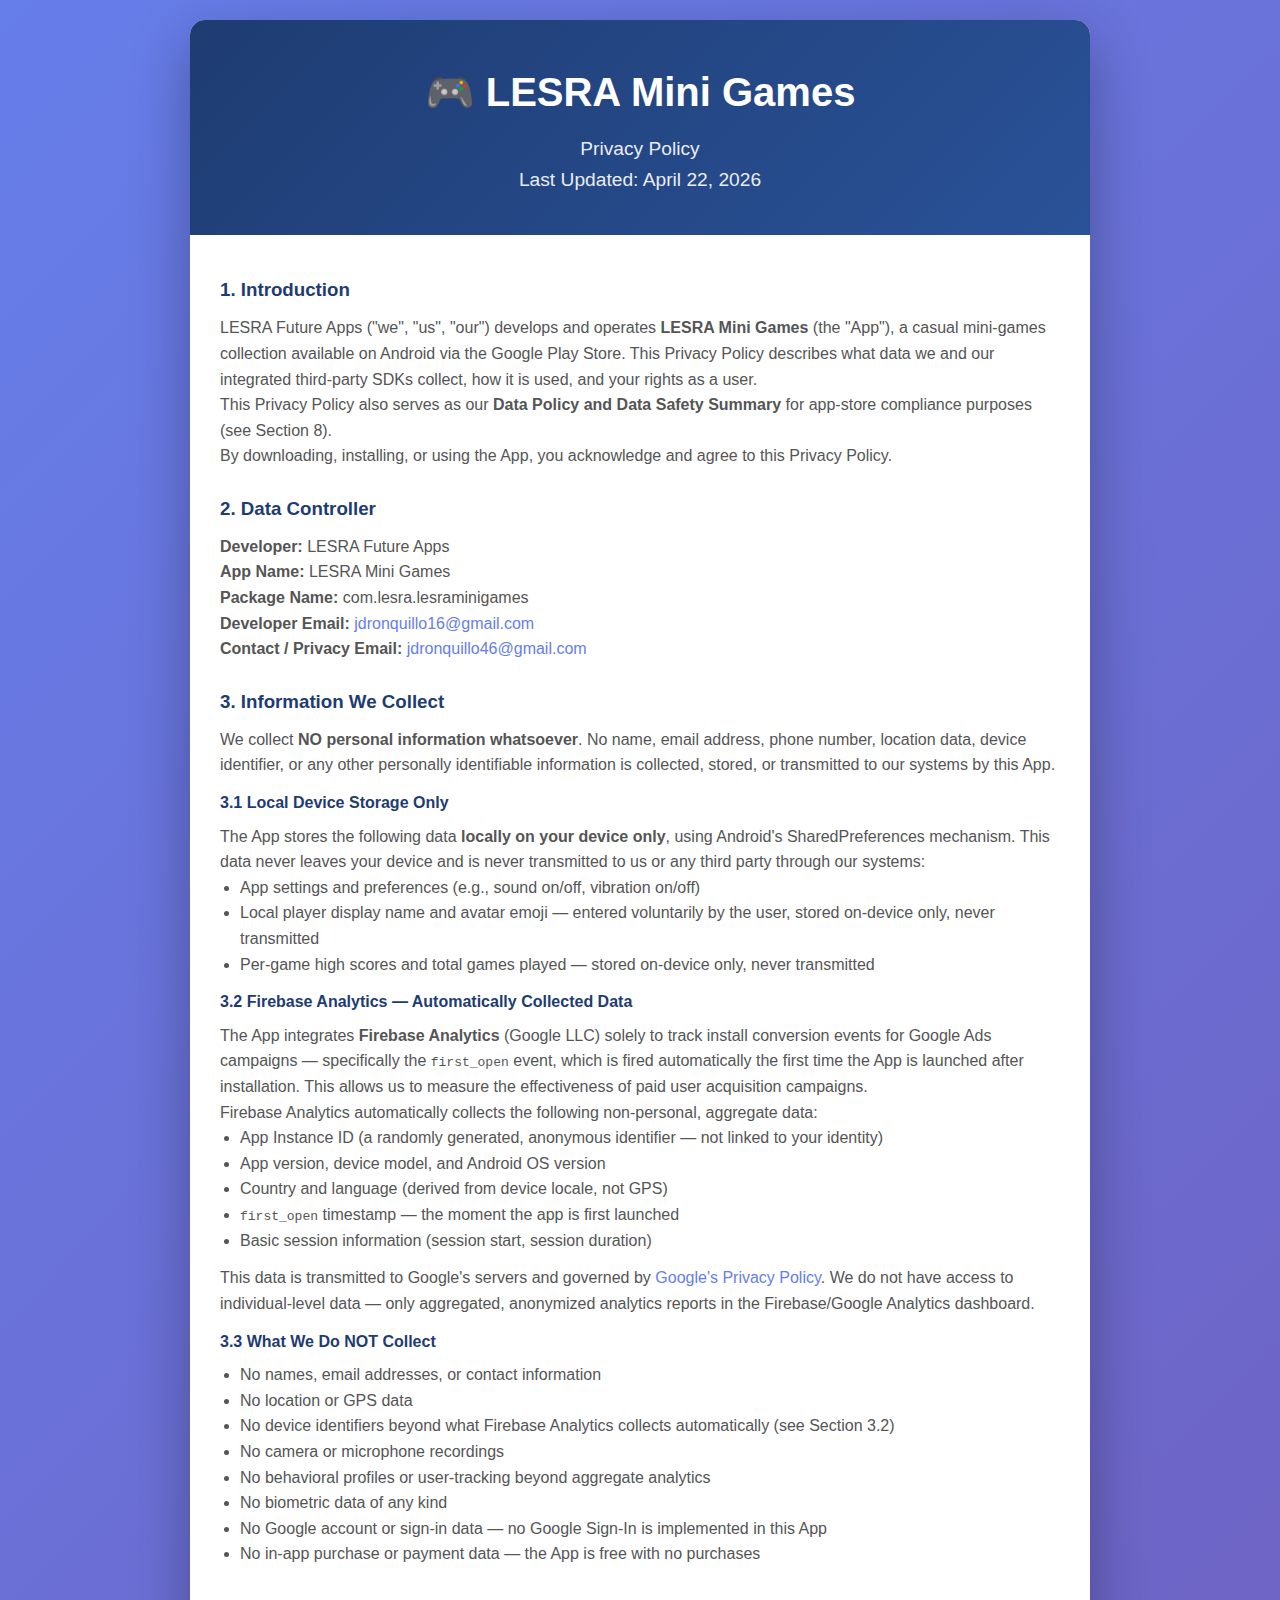
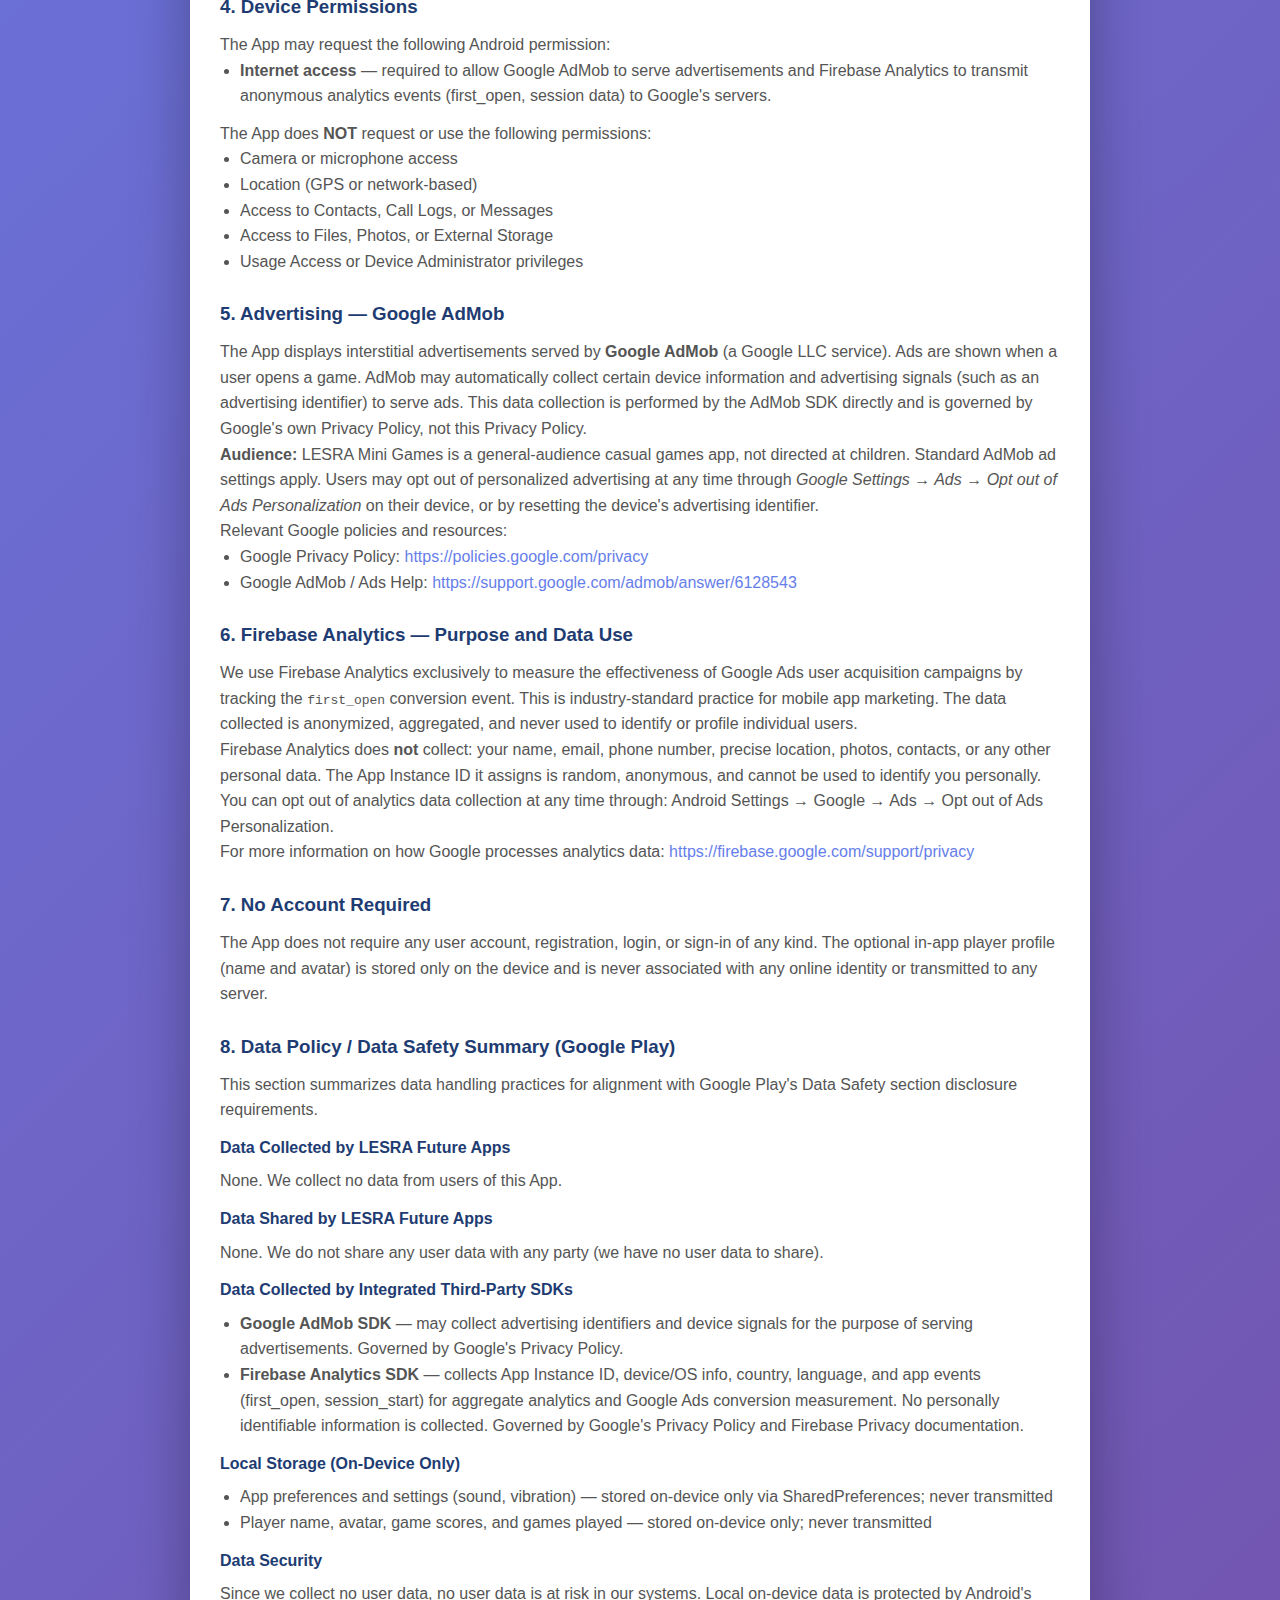
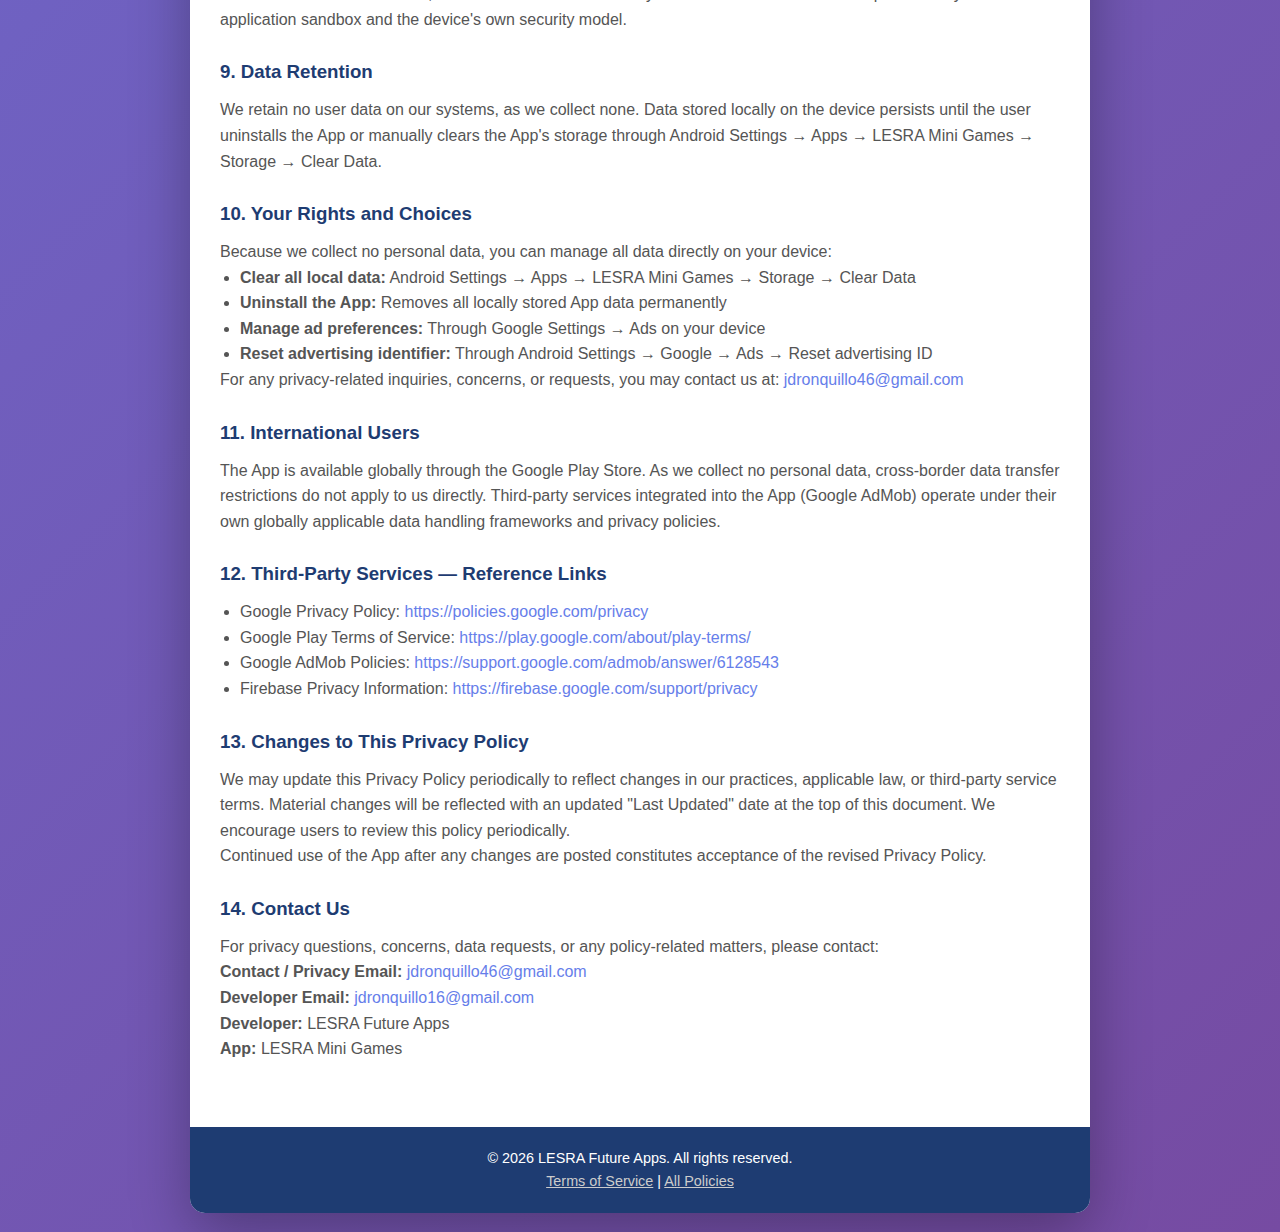
<file: lesraminigames/privacy-policy.html>
<!DOCTYPE html>
<html lang="en">
<head>
    <meta charset="UTF-8">
    <meta name="viewport" content="width=device-width, initial-scale=1.0">
    <title>Privacy Policy – LESRA Mini Games</title>
    <link rel="stylesheet" href="../assets/css/style.css">
</head>
<body>
    <div class="container">
        <header>
            <h1>🎮 LESRA Mini Games</h1>
            <p class="subtitle">Privacy Policy</p>
            <p class="subtitle">Last Updated: April 22, 2026</p>
        </header>
        <main>

            <div class="info-section">
                <h3>1. Introduction</h3>
                <p>
                    LESRA Future Apps ("we", "us", "our") develops and operates <strong>LESRA Mini Games</strong>
                    (the "App"), a casual mini-games collection available on Android via the Google Play Store.
                    This Privacy Policy describes what data we and our integrated third-party SDKs collect,
                    how it is used, and your rights as a user.
                </p>
                <p>
                    This Privacy Policy also serves as our <strong>Data Policy and Data Safety Summary</strong>
                    for app-store compliance purposes (see Section 8).
                </p>
                <p>
                    By downloading, installing, or using the App, you acknowledge and agree to this Privacy Policy.
                </p>
            </div>

            <div class="info-section">
                <h3>2. Data Controller</h3>
                <p><strong>Developer:</strong> LESRA Future Apps</p>
                <p><strong>App Name:</strong> LESRA Mini Games</p>
                <p><strong>Package Name:</strong> com.lesra.lesraminigames</p>
                <p><strong>Developer Email:</strong> <a href="mailto:jdronquillo16@gmail.com">jdronquillo16@gmail.com</a></p>
                <p><strong>Contact / Privacy Email:</strong> <a href="mailto:jdronquillo46@gmail.com">jdronquillo46@gmail.com</a></p>
            </div>

            <div class="info-section">
                <h3>3. Information We Collect</h3>
                <p>
                    We collect <strong>NO personal information whatsoever</strong>. No name, email address,
                    phone number, location data, device identifier, or any other personally identifiable
                    information is collected, stored, or transmitted to our systems by this App.
                </p>

                <h4 style="color:#1e3c72; margin: 12px 0 8px;">3.1 Local Device Storage Only</h4>
                <p>
                    The App stores the following data <strong>locally on your device only</strong>, using
                    Android's SharedPreferences mechanism. This data never leaves your device and is never
                    transmitted to us or any third party through our systems:
                </p>
                <ul style="margin-left: 20px; color: #555; margin-bottom: 12px;">
                    <li>App settings and preferences (e.g., sound on/off, vibration on/off)</li>
                    <li>Local player display name and avatar emoji — entered voluntarily by the user, stored on-device only, never transmitted</li>
                    <li>Per-game high scores and total games played — stored on-device only, never transmitted</li>
                </ul>

                <h4 style="color:#1e3c72; margin: 12px 0 8px;">3.2 Firebase Analytics — Automatically Collected Data</h4>
                <p>
                    The App integrates <strong>Firebase Analytics</strong> (Google LLC) solely to track
                    install conversion events for Google Ads campaigns — specifically the
                    <code>first_open</code> event, which is fired automatically the first time the App
                    is launched after installation. This allows us to measure the effectiveness of paid
                    user acquisition campaigns.
                </p>
                <p>Firebase Analytics automatically collects the following non-personal, aggregate data:</p>
                <ul style="margin-left: 20px; color: #555; margin-bottom: 12px;">
                    <li>App Instance ID (a randomly generated, anonymous identifier — not linked to your identity)</li>
                    <li>App version, device model, and Android OS version</li>
                    <li>Country and language (derived from device locale, not GPS)</li>
                    <li><code>first_open</code> timestamp — the moment the app is first launched</li>
                    <li>Basic session information (session start, session duration)</li>
                </ul>
                <p>
                    This data is transmitted to Google's servers and governed by
                    <a href="https://policies.google.com/privacy">Google's Privacy Policy</a>.
                    We do not have access to individual-level data — only aggregated, anonymized analytics
                    reports in the Firebase/Google Analytics dashboard.
                </p>

                <h4 style="color:#1e3c72; margin: 12px 0 8px;">3.3 What We Do NOT Collect</h4>
                <ul style="margin-left: 20px; color: #555;">
                    <li>No names, email addresses, or contact information</li>
                    <li>No location or GPS data</li>
                    <li>No device identifiers beyond what Firebase Analytics collects automatically (see Section 3.2)</li>
                    <li>No camera or microphone recordings</li>
                    <li>No behavioral profiles or user-tracking beyond aggregate analytics</li>
                    <li>No biometric data of any kind</li>
                    <li>No Google account or sign-in data — no Google Sign-In is implemented in this App</li>
                    <li>No in-app purchase or payment data — the App is free with no purchases</li>
                </ul>
            </div>

            <div class="info-section">
                <h3>4. Device Permissions</h3>
                <p>The App may request the following Android permission:</p>
                <ul style="margin-left: 20px; color: #555; margin-bottom: 12px;">
                    <li><strong>Internet access</strong> — required to allow Google AdMob to serve advertisements and Firebase Analytics to transmit anonymous analytics events (first_open, session data) to Google's servers.</li>
                </ul>
                <p>The App does <strong>NOT</strong> request or use the following permissions:</p>
                <ul style="margin-left: 20px; color: #555;">
                    <li>Camera or microphone access</li>
                    <li>Location (GPS or network-based)</li>
                    <li>Access to Contacts, Call Logs, or Messages</li>
                    <li>Access to Files, Photos, or External Storage</li>
                    <li>Usage Access or Device Administrator privileges</li>
                </ul>
            </div>

            <div class="info-section">
                <h3>5. Advertising — Google AdMob</h3>
                <p>
                    The App displays interstitial advertisements served by <strong>Google AdMob</strong>
                    (a Google LLC service). Ads are shown when a user opens a game. AdMob may automatically
                    collect certain device information and advertising signals (such as an advertising identifier)
                    to serve ads. This data collection is performed by the AdMob SDK directly and is governed
                    by Google's own Privacy Policy, not this Privacy Policy.
                </p>
                <p>
                    <strong>Audience:</strong> LESRA Mini Games is a general-audience casual games app,
                    not directed at children. Standard AdMob ad settings apply. Users may opt out of
                    personalized advertising at any time through <em>Google Settings → Ads → Opt out of
                    Ads Personalization</em> on their device, or by resetting the device's advertising identifier.
                </p>
                <p>Relevant Google policies and resources:</p>
                <ul style="margin-left: 20px; color: #555;">
                    <li>Google Privacy Policy: <a href="https://policies.google.com/privacy">https://policies.google.com/privacy</a></li>
                    <li>Google AdMob / Ads Help: <a href="https://support.google.com/admob/answer/6128543">https://support.google.com/admob/answer/6128543</a></li>
                </ul>
            </div>

            <div class="info-section">
                <h3>6. Firebase Analytics — Purpose and Data Use</h3>
                <p>
                    We use Firebase Analytics exclusively to measure the effectiveness of Google Ads
                    user acquisition campaigns by tracking the <code>first_open</code> conversion event.
                    This is industry-standard practice for mobile app marketing. The data collected is
                    anonymized, aggregated, and never used to identify or profile individual users.
                </p>
                <p>
                    Firebase Analytics does <strong>not</strong> collect: your name, email, phone number,
                    precise location, photos, contacts, or any other personal data. The App Instance ID
                    it assigns is random, anonymous, and cannot be used to identify you personally.
                </p>
                <p>
                    You can opt out of analytics data collection at any time through:
                    Android Settings → Google → Ads → Opt out of Ads Personalization.
                </p>
                <p>
                    For more information on how Google processes analytics data:
                    <a href="https://firebase.google.com/support/privacy">https://firebase.google.com/support/privacy</a>
                </p>
            </div>

            <div class="info-section">
                <h3>7. No Account Required</h3>
                <p>
                    The App does not require any user account, registration, login, or sign-in of any kind.
                    The optional in-app player profile (name and avatar) is stored only on the device and
                    is never associated with any online identity or transmitted to any server.
                </p>
            </div>

            <div class="info-section">
                <h3>8. Data Policy / Data Safety Summary (Google Play)</h3>
                <p>
                    This section summarizes data handling practices for alignment with Google Play's
                    Data Safety section disclosure requirements.
                </p>

                <h4 style="color:#1e3c72; margin: 12px 0 8px;">Data Collected by LESRA Future Apps</h4>
                <p>None. We collect no data from users of this App.</p>

                <h4 style="color:#1e3c72; margin: 12px 0 8px;">Data Shared by LESRA Future Apps</h4>
                <p>None. We do not share any user data with any party (we have no user data to share).</p>

                <h4 style="color:#1e3c72; margin: 12px 0 8px;">Data Collected by Integrated Third-Party SDKs</h4>
                <ul style="margin-left: 20px; color: #555;">
                    <li><strong>Google AdMob SDK</strong> — may collect advertising identifiers and device signals for the purpose of serving advertisements. Governed by Google's Privacy Policy.</li>
                    <li><strong>Firebase Analytics SDK</strong> — collects App Instance ID, device/OS info, country, language, and app events (first_open, session_start) for aggregate analytics and Google Ads conversion measurement. No personally identifiable information is collected. Governed by Google's Privacy Policy and Firebase Privacy documentation.</li>
                </ul>

                <h4 style="color:#1e3c72; margin: 12px 0 8px;">Local Storage (On-Device Only)</h4>
                <ul style="margin-left: 20px; color: #555;">
                    <li>App preferences and settings (sound, vibration) — stored on-device only via SharedPreferences; never transmitted</li>
                    <li>Player name, avatar, game scores, and games played — stored on-device only; never transmitted</li>
                </ul>

                <h4 style="color:#1e3c72; margin: 12px 0 8px;">Data Security</h4>
                <p>
                    Since we collect no user data, no user data is at risk in our systems. Local on-device
                    data is protected by Android's application sandbox and the device's own security model.
                </p>
            </div>

            <div class="info-section">
                <h3>9. Data Retention</h3>
                <p>
                    We retain no user data on our systems, as we collect none. Data stored locally on the
                    device persists until the user uninstalls the App or manually clears the App's storage
                    through Android Settings → Apps → LESRA Mini Games → Storage → Clear Data.
                </p>
            </div>

            <div class="info-section">
                <h3>10. Your Rights and Choices</h3>
                <p>Because we collect no personal data, you can manage all data directly on your device:</p>
                <ul style="margin-left: 20px; color: #555;">
                    <li><strong>Clear all local data:</strong> Android Settings → Apps → LESRA Mini Games → Storage → Clear Data</li>
                    <li><strong>Uninstall the App:</strong> Removes all locally stored App data permanently</li>
                    <li><strong>Manage ad preferences:</strong> Through Google Settings → Ads on your device</li>
                    <li><strong>Reset advertising identifier:</strong> Through Android Settings → Google → Ads → Reset advertising ID</li>
                </ul>
                <p>
                    For any privacy-related inquiries, concerns, or requests, you may contact us at:
                    <a href="mailto:jdronquillo46@gmail.com">jdronquillo46@gmail.com</a>
                </p>
            </div>

            <div class="info-section">
                <h3>11. International Users</h3>
                <p>
                    The App is available globally through the Google Play Store. As we collect no personal
                    data, cross-border data transfer restrictions do not apply to us directly. Third-party
                    services integrated into the App (Google AdMob) operate under their own globally
                    applicable data handling frameworks and privacy policies.
                </p>
            </div>

            <div class="info-section">
                <h3>12. Third-Party Services — Reference Links</h3>
                <ul style="margin-left: 20px; color: #555;">
                    <li>Google Privacy Policy: <a href="https://policies.google.com/privacy">https://policies.google.com/privacy</a></li>
                    <li>Google Play Terms of Service: <a href="https://play.google.com/about/play-terms/">https://play.google.com/about/play-terms/</a></li>
                    <li>Google AdMob Policies: <a href="https://support.google.com/admob/answer/6128543">https://support.google.com/admob/answer/6128543</a></li>
                    <li>Firebase Privacy Information: <a href="https://firebase.google.com/support/privacy">https://firebase.google.com/support/privacy</a></li>
                </ul>
            </div>

            <div class="info-section">
                <h3>13. Changes to This Privacy Policy</h3>
                <p>
                    We may update this Privacy Policy periodically to reflect changes in our practices,
                    applicable law, or third-party service terms. Material changes will be reflected with an
                    updated "Last Updated" date at the top of this document. We encourage users to review
                    this policy periodically.
                </p>
                <p>
                    Continued use of the App after any changes are posted constitutes acceptance of the
                    revised Privacy Policy.
                </p>
            </div>

            <div class="info-section">
                <h3>14. Contact Us</h3>
                <p>For privacy questions, concerns, data requests, or any policy-related matters, please contact:</p>
                <p><strong>Contact / Privacy Email:</strong> <a href="mailto:jdronquillo46@gmail.com">jdronquillo46@gmail.com</a></p>
                <p><strong>Developer Email:</strong> <a href="mailto:jdronquillo16@gmail.com">jdronquillo16@gmail.com</a></p>
                <p><strong>Developer:</strong> LESRA Future Apps</p>
                <p><strong>App:</strong> LESRA Mini Games</p>
            </div>

        </main>
        <footer>
            <p>&copy; 2026 LESRA Future Apps. All rights reserved.</p>
            <p><a href="terms-of-service.html" style="color: #ccc;">Terms of Service</a> | <a href="../" style="color: #ccc;">All Policies</a></p>
        </footer>
    </div>
</body>
</html>
</file>
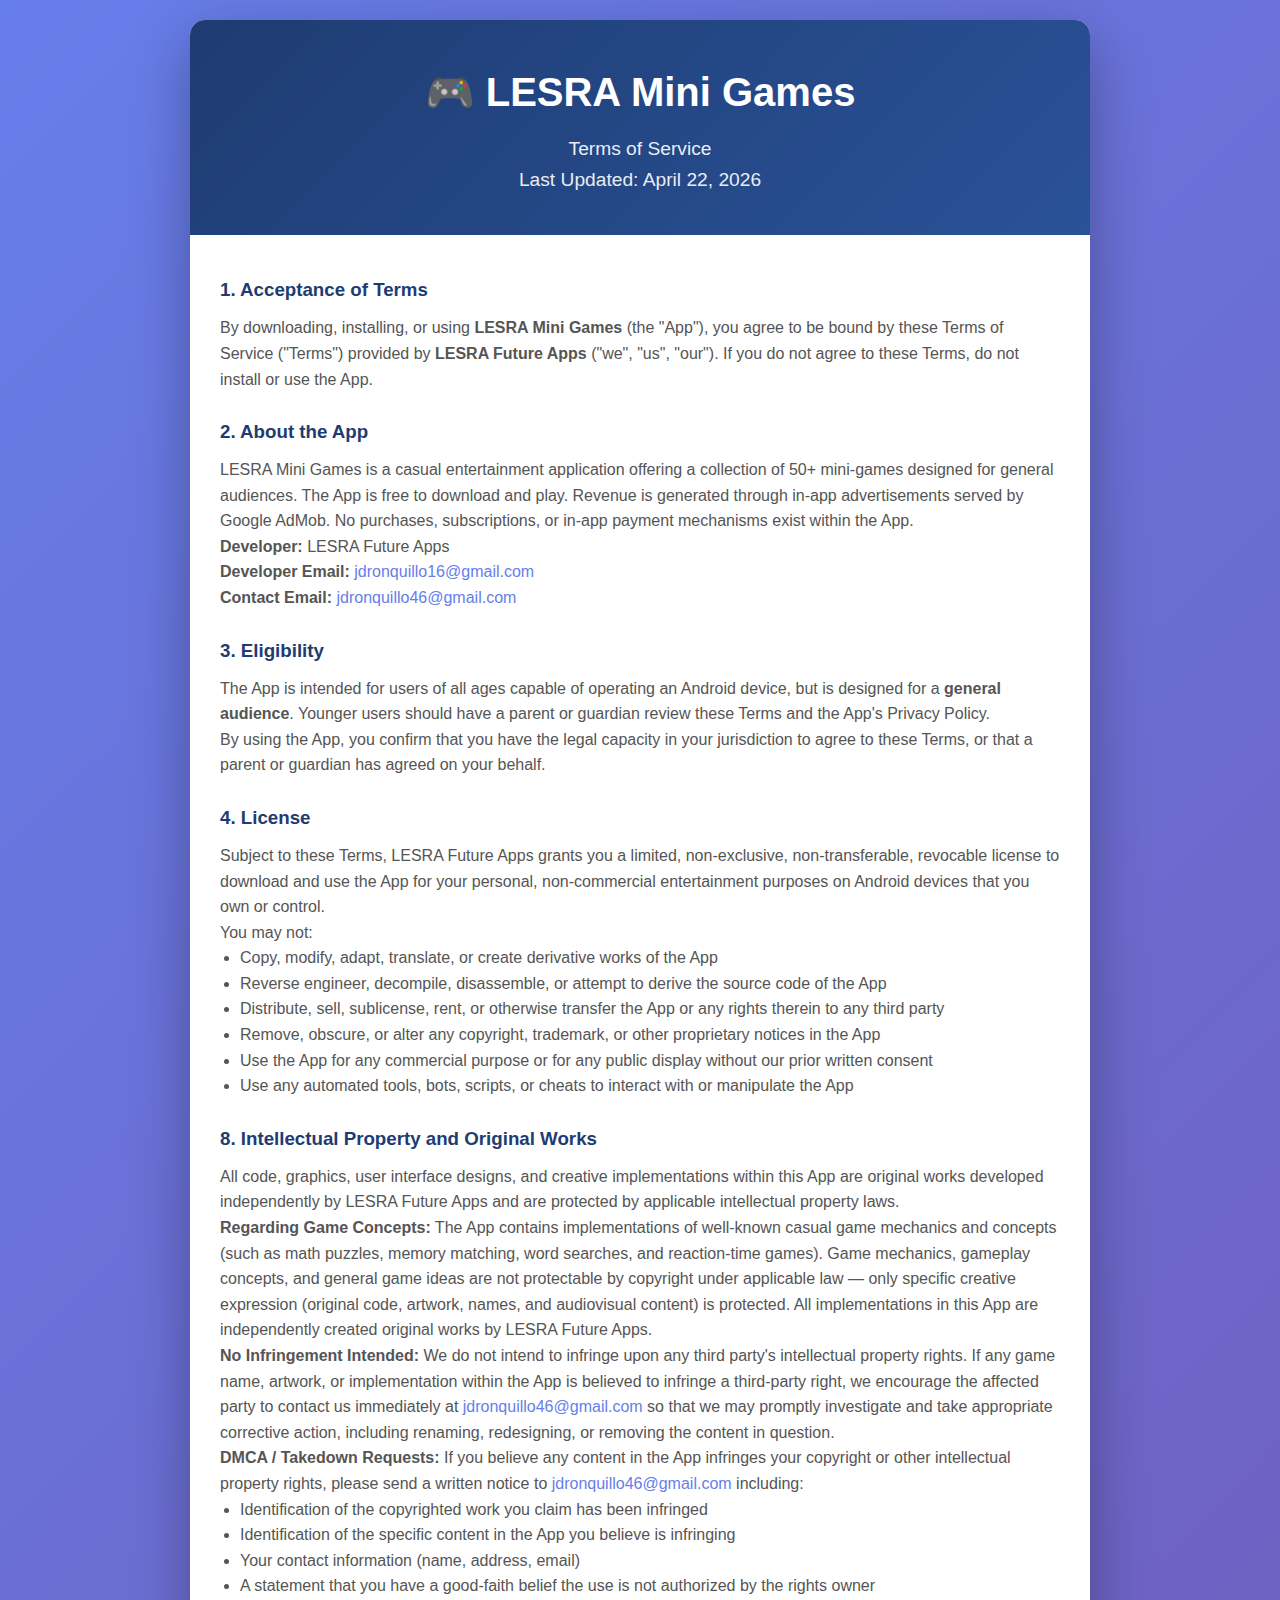
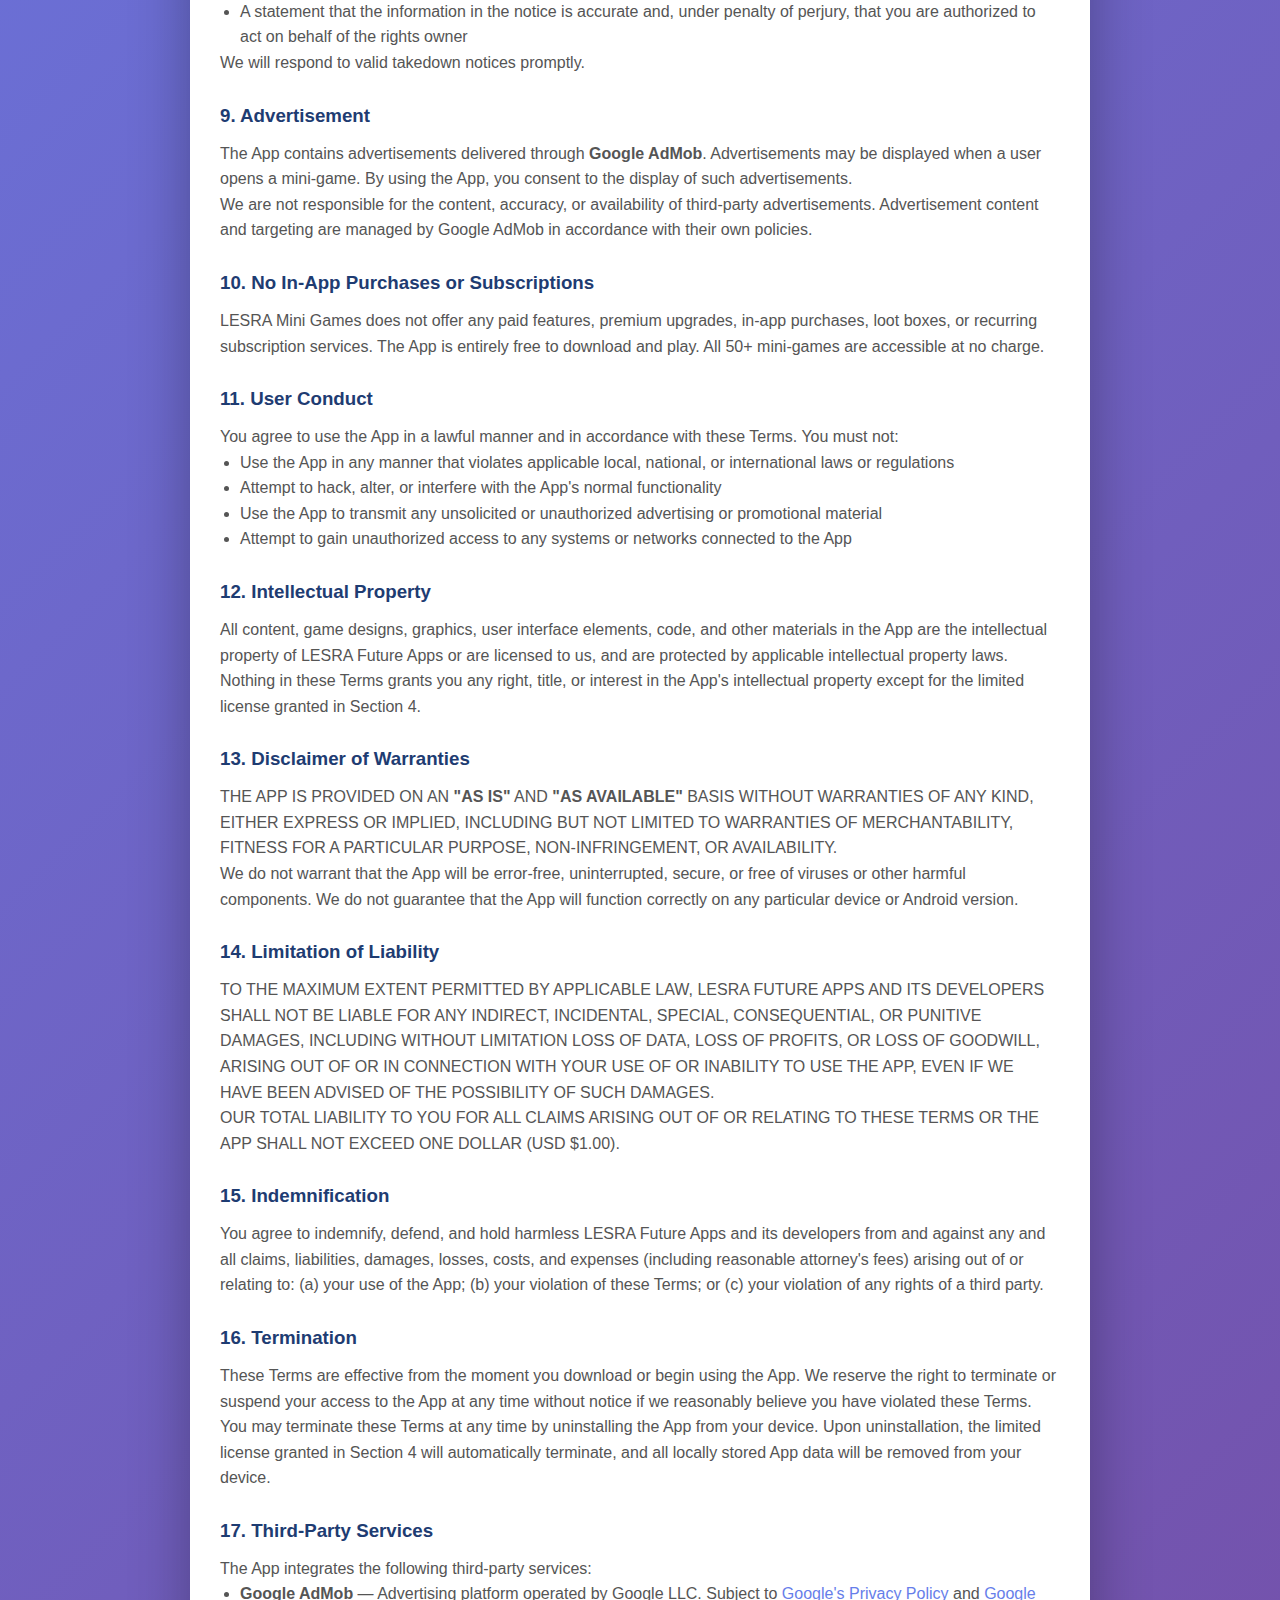
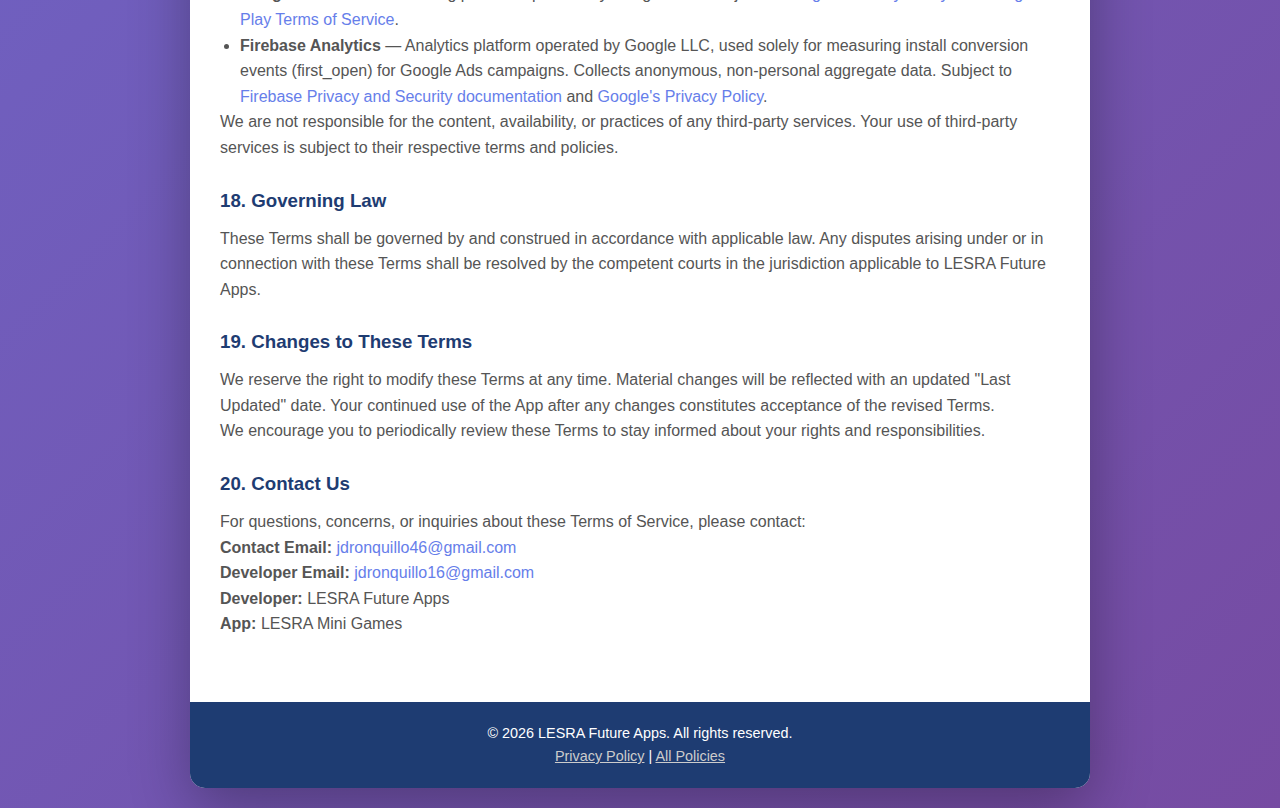
<file: lesraminigames/terms-of-service.html>
<!DOCTYPE html>
<html lang="en">
<head>
    <meta charset="UTF-8">
    <meta name="viewport" content="width=device-width, initial-scale=1.0">
    <title>Terms of Service – LESRA Mini Games</title>
    <link rel="stylesheet" href="../assets/css/style.css">
</head>
<body>
    <div class="container">
        <header>
            <h1>🎮 LESRA Mini Games</h1>
            <p class="subtitle">Terms of Service</p>
            <p class="subtitle">Last Updated: April 22, 2026</p>
        </header>
        <main>

            <div class="info-section">
                <h3>1. Acceptance of Terms</h3>
                <p>
                    By downloading, installing, or using <strong>LESRA Mini Games</strong> (the "App"),
                    you agree to be bound by these Terms of Service ("Terms") provided by
                    <strong>LESRA Future Apps</strong> ("we", "us", "our"). If you do not agree to
                    these Terms, do not install or use the App.
                </p>
            </div>

            <div class="info-section">
                <h3>2. About the App</h3>
                <p>
                    LESRA Mini Games is a casual entertainment application offering a collection of
                    50+ mini-games designed for general audiences. The App is free to download and play.
                    Revenue is generated through in-app advertisements served by Google AdMob.
                    No purchases, subscriptions, or in-app payment mechanisms exist within the App.
                </p>
                <p>
                    <strong>Developer:</strong> LESRA Future Apps<br>
                    <strong>Developer Email:</strong> <a href="mailto:jdronquillo16@gmail.com">jdronquillo16@gmail.com</a><br>
                    <strong>Contact Email:</strong> <a href="mailto:jdronquillo46@gmail.com">jdronquillo46@gmail.com</a>
                </p>
            </div>

            <div class="info-section">
                <h3>3. Eligibility</h3>
                <p>
                    The App is intended for users of all ages capable of operating an Android device,
                    but is designed for a <strong>general audience</strong>. Younger users should have
                    a parent or guardian review these Terms and the App's Privacy Policy.
                </p>
                <p>
                    By using the App, you confirm that you have the legal capacity in your jurisdiction
                    to agree to these Terms, or that a parent or guardian has agreed on your behalf.
                </p>
            </div>

            <div class="info-section">
                <h3>4. License</h3>
                <p>
                    Subject to these Terms, LESRA Future Apps grants you a limited, non-exclusive,
                    non-transferable, revocable license to download and use the App for your personal,
                    non-commercial entertainment purposes on Android devices that you own or control.
                </p>
                <p>You may not:</p>
                <ul style="margin-left: 20px; color: #555;">
                    <li>Copy, modify, adapt, translate, or create derivative works of the App</li>
                    <li>Reverse engineer, decompile, disassemble, or attempt to derive the source code of the App</li>
                    <li>Distribute, sell, sublicense, rent, or otherwise transfer the App or any rights therein to any third party</li>
                    <li>Remove, obscure, or alter any copyright, trademark, or other proprietary notices in the App</li>
                    <li>Use the App for any commercial purpose or for any public display without our prior written consent</li>
                    <li>Use any automated tools, bots, scripts, or cheats to interact with or manipulate the App</li>
                </ul>
            </div>

            <div class="info-section">
                <h3>8. Intellectual Property and Original Works</h3>
                <p>
                    All code, graphics, user interface designs, and creative implementations within this App
                    are original works developed independently by LESRA Future Apps and are protected by
                    applicable intellectual property laws.
                </p>
                <p>
                    <strong>Regarding Game Concepts:</strong> The App contains implementations of well-known
                    casual game mechanics and concepts (such as math puzzles, memory matching, word searches,
                    and reaction-time games). Game mechanics, gameplay concepts, and general game ideas are
                    not protectable by copyright under applicable law — only specific creative expression
                    (original code, artwork, names, and audiovisual content) is protected. All implementations
                    in this App are independently created original works by LESRA Future Apps.
                </p>
                <p>
                    <strong>No Infringement Intended:</strong> We do not intend to infringe upon any
                    third party's intellectual property rights. If any game name, artwork, or implementation
                    within the App is believed to infringe a third-party right, we encourage the affected
                    party to contact us immediately at <a href="mailto:jdronquillo46@gmail.com">jdronquillo46@gmail.com</a>
                    so that we may promptly investigate and take appropriate corrective action, including
                    renaming, redesigning, or removing the content in question.
                </p>
                <p>
                    <strong>DMCA / Takedown Requests:</strong> If you believe any content in the App
                    infringes your copyright or other intellectual property rights, please send a written
                    notice to <a href="mailto:jdronquillo46@gmail.com">jdronquillo46@gmail.com</a> including:
                </p>
                <ul style="margin-left: 20px; color: #555;">
                    <li>Identification of the copyrighted work you claim has been infringed</li>
                    <li>Identification of the specific content in the App you believe is infringing</li>
                    <li>Your contact information (name, address, email)</li>
                    <li>A statement that you have a good-faith belief the use is not authorized by the rights owner</li>
                    <li>A statement that the information in the notice is accurate and, under penalty of perjury, that you are authorized to act on behalf of the rights owner</li>
                </ul>
                <p>We will respond to valid takedown notices promptly.</p>
            </div>

            <div class="info-section">
                <h3>9. Advertisement</h3>
                <p>
                    The App contains advertisements delivered through <strong>Google AdMob</strong>.
                    Advertisements may be displayed when a user opens a mini-game. By using the App,
                    you consent to the display of such advertisements.
                </p>
                <p>
                    We are not responsible for the content, accuracy, or availability of third-party
                    advertisements. Advertisement content and targeting are managed by Google AdMob
                    in accordance with their own policies.
                </p>
            </div>

            <div class="info-section">
                <h3>10. No In-App Purchases or Subscriptions</h3>
                <p>
                    LESRA Mini Games does not offer any paid features, premium upgrades, in-app purchases,
                    loot boxes, or recurring subscription services. The App is entirely free to download
                    and play. All 50+ mini-games are accessible at no charge.
                </p>
            </div>

            <div class="info-section">
                <h3>11. User Conduct</h3>
                <p>You agree to use the App in a lawful manner and in accordance with these Terms. You must not:</p>
                <ul style="margin-left: 20px; color: #555;">
                    <li>Use the App in any manner that violates applicable local, national, or international laws or regulations</li>
                    <li>Attempt to hack, alter, or interfere with the App's normal functionality</li>
                    <li>Use the App to transmit any unsolicited or unauthorized advertising or promotional material</li>
                    <li>Attempt to gain unauthorized access to any systems or networks connected to the App</li>
                </ul>
            </div>

            <div class="info-section">
                <h3>12. Intellectual Property</h3>
                <p>
                    All content, game designs, graphics, user interface elements, code, and other materials
                    in the App are the intellectual property of LESRA Future Apps or are licensed to us,
                    and are protected by applicable intellectual property laws.
                </p>
                <p>
                    Nothing in these Terms grants you any right, title, or interest in the App's intellectual
                    property except for the limited license granted in Section 4.
                </p>
            </div>

            <div class="info-section">
                <h3>13. Disclaimer of Warranties</h3>
                <p>
                    THE APP IS PROVIDED ON AN <strong>"AS IS"</strong> AND <strong>"AS AVAILABLE"</strong>
                    BASIS WITHOUT WARRANTIES OF ANY KIND, EITHER EXPRESS OR IMPLIED, INCLUDING BUT NOT
                    LIMITED TO WARRANTIES OF MERCHANTABILITY, FITNESS FOR A PARTICULAR PURPOSE,
                    NON-INFRINGEMENT, OR AVAILABILITY.
                </p>
                <p>
                    We do not warrant that the App will be error-free, uninterrupted, secure, or free
                    of viruses or other harmful components. We do not guarantee that the App will function
                    correctly on any particular device or Android version.
                </p>
            </div>

            <div class="info-section">
                <h3>14. Limitation of Liability</h3>
                <p>
                    TO THE MAXIMUM EXTENT PERMITTED BY APPLICABLE LAW, LESRA FUTURE APPS AND ITS
                    DEVELOPERS SHALL NOT BE LIABLE FOR ANY INDIRECT, INCIDENTAL, SPECIAL, CONSEQUENTIAL,
                    OR PUNITIVE DAMAGES, INCLUDING WITHOUT LIMITATION LOSS OF DATA, LOSS OF PROFITS,
                    OR LOSS OF GOODWILL, ARISING OUT OF OR IN CONNECTION WITH YOUR USE OF OR INABILITY
                    TO USE THE APP, EVEN IF WE HAVE BEEN ADVISED OF THE POSSIBILITY OF SUCH DAMAGES.
                </p>
                <p>
                    OUR TOTAL LIABILITY TO YOU FOR ALL CLAIMS ARISING OUT OF OR RELATING TO THESE TERMS
                    OR THE APP SHALL NOT EXCEED ONE DOLLAR (USD $1.00).
                </p>
            </div>

            <div class="info-section">
                <h3>15. Indemnification</h3>
                <p>
                    You agree to indemnify, defend, and hold harmless LESRA Future Apps and its developers
                    from and against any and all claims, liabilities, damages, losses, costs, and expenses
                    (including reasonable attorney's fees) arising out of or relating to: (a) your use of
                    the App; (b) your violation of these Terms; or (c) your violation of any rights of a
                    third party.
                </p>
            </div>

            <div class="info-section">
                <h3>16. Termination</h3>
                <p>
                    These Terms are effective from the moment you download or begin using the App.
                    We reserve the right to terminate or suspend your access to the App at any time
                    without notice if we reasonably believe you have violated these Terms.
                </p>
                <p>
                    You may terminate these Terms at any time by uninstalling the App from your device.
                    Upon uninstallation, the limited license granted in Section 4 will automatically
                    terminate, and all locally stored App data will be removed from your device.
                </p>
            </div>

            <div class="info-section">
                <h3>17. Third-Party Services</h3>
                <p>
                    The App integrates the following third-party services:
                </p>
                <ul style="margin-left: 20px; color: #555;">
                    <li>
                        <strong>Google AdMob</strong> — Advertising platform operated by Google LLC.
                        Subject to <a href="https://policies.google.com/privacy">Google's Privacy Policy</a>
                        and <a href="https://play.google.com/about/play-terms/">Google Play Terms of Service</a>.
                    </li>
                    <li>
                        <strong>Firebase Analytics</strong> — Analytics platform operated by Google LLC,
                        used solely for measuring install conversion events (first_open) for Google Ads campaigns.
                        Collects anonymous, non-personal aggregate data. Subject to
                        <a href="https://firebase.google.com/support/privacy">Firebase Privacy and Security documentation</a>
                        and <a href="https://policies.google.com/privacy">Google's Privacy Policy</a>.
                    </li>
                </ul>
                <p>
                    We are not responsible for the content, availability, or practices of any third-party
                    services. Your use of third-party services is subject to their respective terms and policies.
                </p>
            </div>

            <div class="info-section">
                <h3>18. Governing Law</h3>
                <p>
                    These Terms shall be governed by and construed in accordance with applicable law.
                    Any disputes arising under or in connection with these Terms shall be resolved by
                    the competent courts in the jurisdiction applicable to LESRA Future Apps.
                </p>
            </div>

            <div class="info-section">
                <h3>19. Changes to These Terms</h3>
                <p>
                    We reserve the right to modify these Terms at any time. Material changes will be
                    reflected with an updated "Last Updated" date. Your continued use of the App after
                    any changes constitutes acceptance of the revised Terms.
                </p>
                <p>
                    We encourage you to periodically review these Terms to stay informed about your rights
                    and responsibilities.
                </p>
            </div>

            <div class="info-section">
                <h3>20. Contact Us</h3>
                <p>For questions, concerns, or inquiries about these Terms of Service, please contact:</p>
                <p><strong>Contact Email:</strong> <a href="mailto:jdronquillo46@gmail.com">jdronquillo46@gmail.com</a></p>
                <p><strong>Developer Email:</strong> <a href="mailto:jdronquillo16@gmail.com">jdronquillo16@gmail.com</a></p>
                <p><strong>Developer:</strong> LESRA Future Apps</p>
                <p><strong>App:</strong> LESRA Mini Games</p>
            </div>

        </main>
        <footer>
            <p>&copy; 2026 LESRA Future Apps. All rights reserved.</p>
            <p><a href="privacy-policy.html" style="color: #ccc;">Privacy Policy</a> | <a href="../" style="color: #ccc;">All Policies</a></p>
        </footer>
    </div>
</body>
</html>
</file>
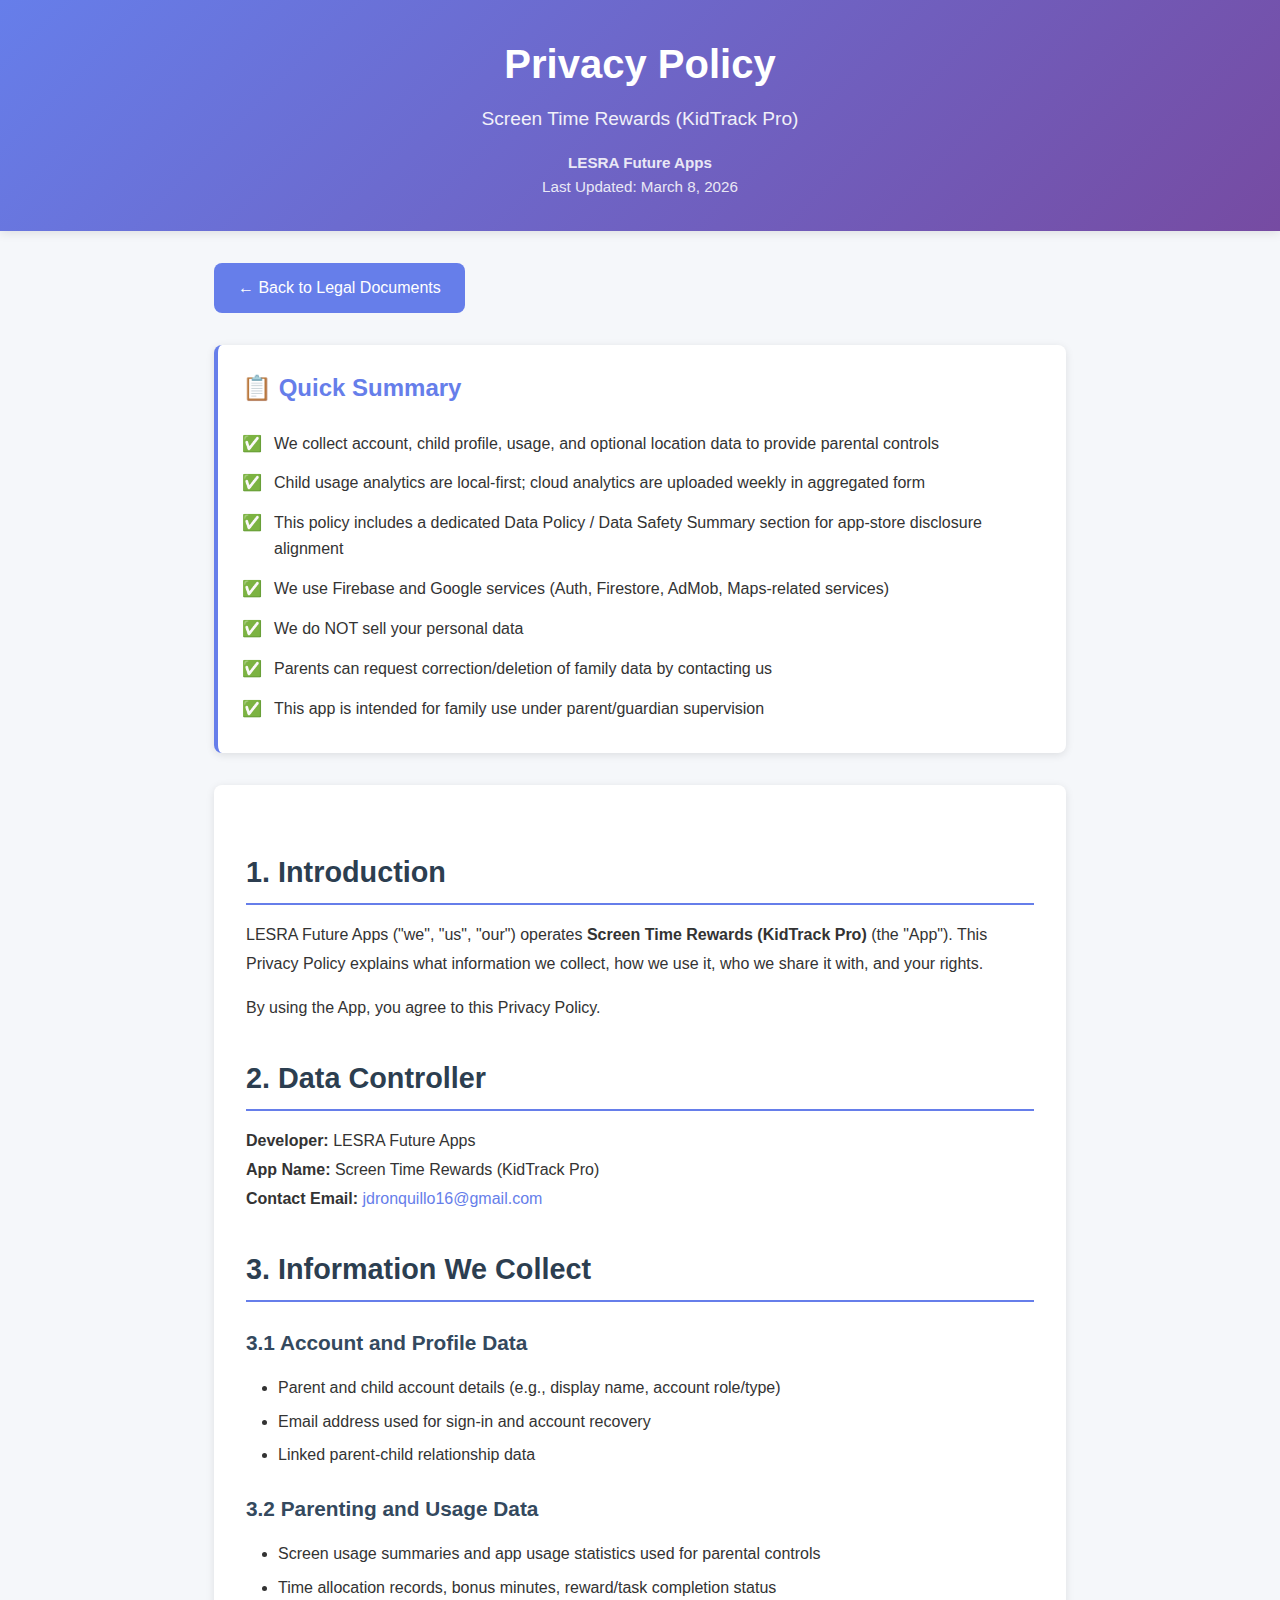
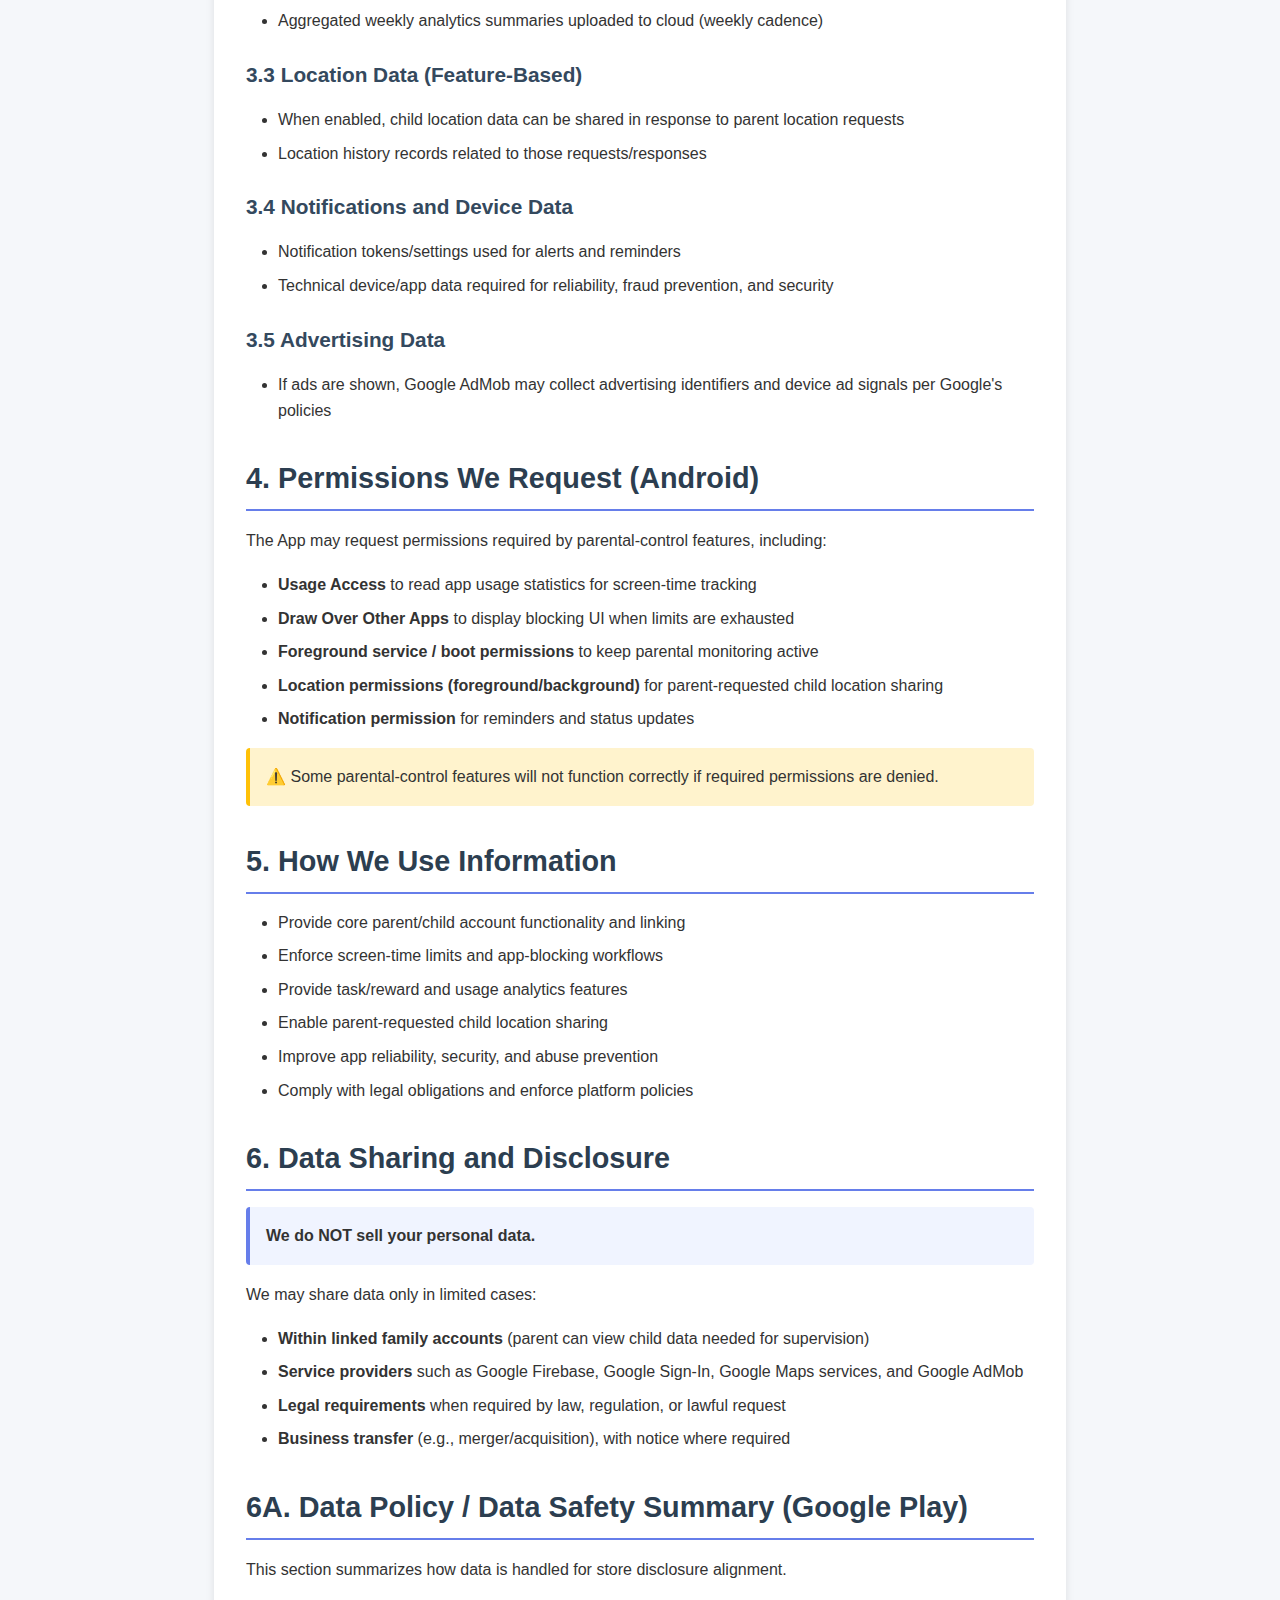
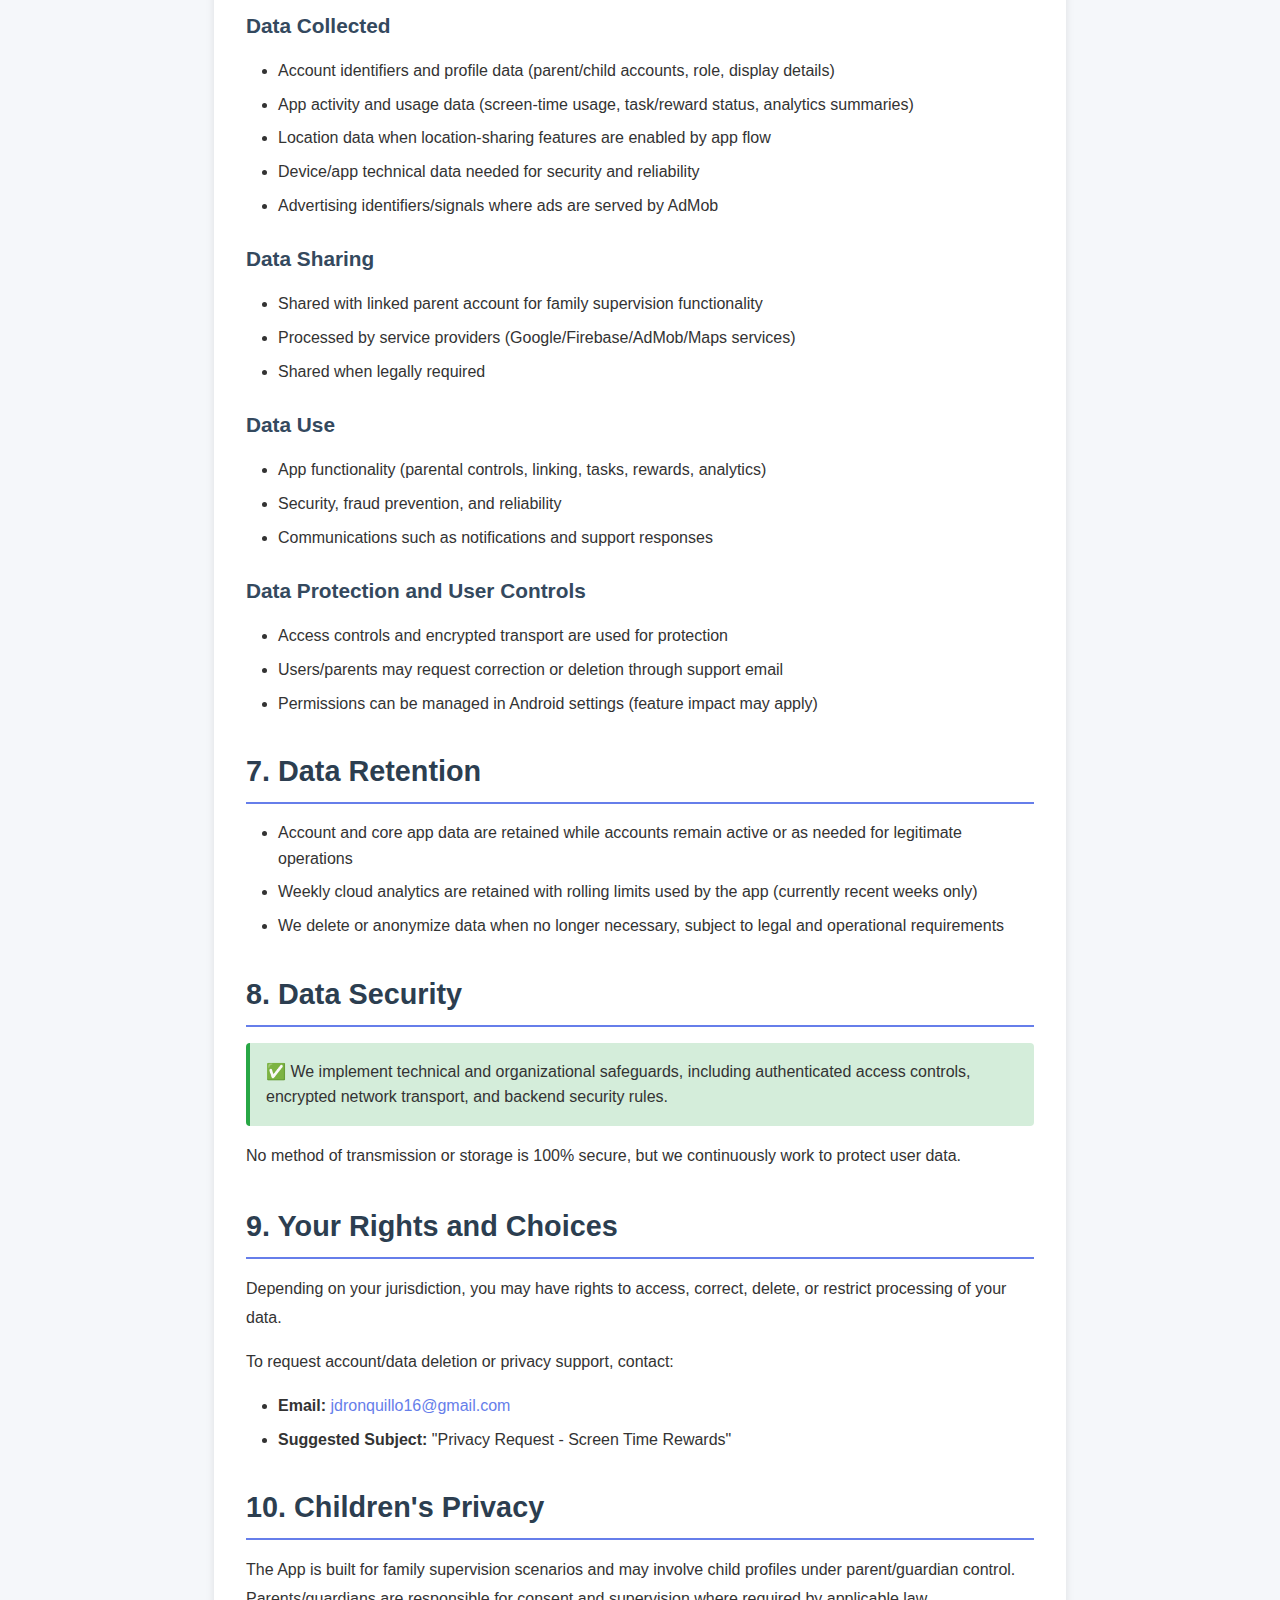
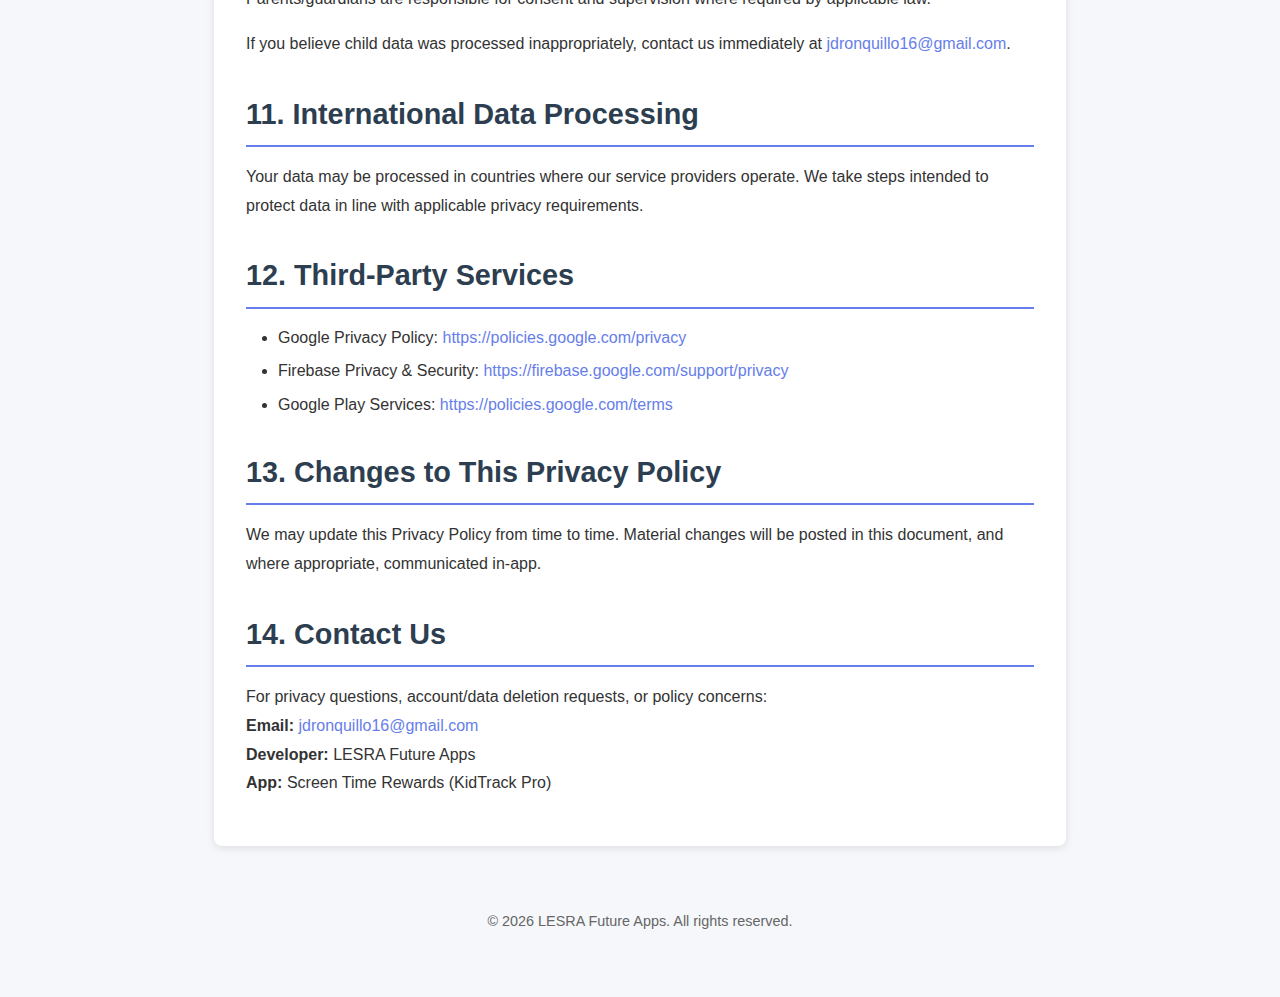
<file: screentimerewards/privacy-policy.html>
<!DOCTYPE html>
<html lang="en">
<head>
    <meta charset="UTF-8">
    <meta name="viewport" content="width=device-width, initial-scale=1.0">
    <title>Privacy Policy - Screen Time Rewards</title>
    <style>
        * { margin: 0; padding: 0; box-sizing: border-box; }
        body {
            font-family: -apple-system, BlinkMacSystemFont, 'Segoe UI', Roboto, Oxygen, Ubuntu, Cantarell, sans-serif;
            line-height: 1.6;
            color: #333;
            background: #f5f7fa;
        }
        .header {
            background: linear-gradient(135deg, #667eea 0%, #764ba2 100%);
            color: white;
            padding: 2rem;
            text-align: center;
            box-shadow: 0 2px 10px rgba(0,0,0,0.1);
        }
        .header h1 { font-size: 2.5rem; margin-bottom: 0.5rem; }
        .header .subtitle { font-size: 1.2rem; opacity: 0.9; }
        .header .meta { margin-top: 1rem; font-size: 0.95rem; opacity: 0.85; }
        .container { max-width: 900px; margin: 2rem auto; padding: 0 1.5rem; }
        .summary-box {
            background: white;
            border-left: 4px solid #667eea;
            border-radius: 8px;
            padding: 1.5rem;
            margin-bottom: 2rem;
            box-shadow: 0 2px 8px rgba(0,0,0,0.1);
        }
        .summary-box h2 { color: #667eea; margin-bottom: 1rem; font-size: 1.5rem; }
        .summary-box ul { list-style: none; padding-left: 0; }
        .summary-box li { padding: 0.45rem 0; padding-left: 2rem; position: relative; }
        .summary-box li:before { content: "✅"; position: absolute; left: 0; }
        .content {
            background: white;
            border-radius: 8px;
            padding: 2rem;
            box-shadow: 0 2px 8px rgba(0,0,0,0.1);
            margin-bottom: 2rem;
        }
        .content h2 {
            color: #2c3e50;
            font-size: 1.8rem;
            margin-top: 2rem;
            margin-bottom: 1rem;
            padding-bottom: 0.5rem;
            border-bottom: 2px solid #667eea;
        }
        .content h3 { color: #34495e; font-size: 1.3rem; margin-top: 1.5rem; margin-bottom: 0.75rem; }
        .content p { margin-bottom: 1rem; line-height: 1.8; }
        .content ul, .content ol { margin: 1rem 0; padding-left: 2rem; }
        .content li { margin-bottom: 0.5rem; }
        .content a { color: #667eea; text-decoration: none; word-break: break-all; }
        .content a:hover { text-decoration: underline; }
        .highlight-box {
            background: #f0f4ff;
            border-left: 4px solid #667eea;
            padding: 1rem;
            margin: 1rem 0;
            border-radius: 4px;
        }
        .warning-box {
            background: #fff3cd;
            border-left: 4px solid #ffc107;
            padding: 1rem;
            margin: 1rem 0;
            border-radius: 4px;
        }
        .warning-box:before { content: "⚠️ "; }
        .success-box {
            background: #d4edda;
            border-left: 4px solid #28a745;
            padding: 1rem;
            margin: 1rem 0;
            border-radius: 4px;
        }
        .success-box:before { content: "✅ "; }
        .back-button {
            display: inline-block;
            background: #667eea;
            color: white;
            padding: 0.75rem 1.5rem;
            border-radius: 8px;
            text-decoration: none;
            margin-bottom: 2rem;
            transition: all 0.3s ease;
        }
        .back-button:hover { background: #5568d3; transform: translateY(-2px); }
        .footer { text-align: center; padding: 2rem; color: #666; font-size: 0.9rem; }
        @media (max-width: 768px) {
            .header h1 { font-size: 2rem; }
            .container { padding: 0 1rem; }
            .content { padding: 1.5rem; }
        }
    </style>
</head>
<body>
    <div class="header">
        <h1>Privacy Policy</h1>
        <div class="subtitle">Screen Time Rewards (KidTrack Pro)</div>
        <div class="meta">
            <strong>LESRA Future Apps</strong><br>
            Last Updated: March 8, 2026
        </div>
    </div>

    <div class="container">
        <a href="../index.html" class="back-button">← Back to Legal Documents</a>

        <div class="summary-box">
            <h2>📋 Quick Summary</h2>
            <ul>
                <li>We collect account, child profile, usage, and optional location data to provide parental controls</li>
                <li>Child usage analytics are local-first; cloud analytics are uploaded weekly in aggregated form</li>
                <li>This policy includes a dedicated Data Policy / Data Safety Summary section for app-store disclosure alignment</li>
                <li>We use Firebase and Google services (Auth, Firestore, AdMob, Maps-related services)</li>
                <li>We do NOT sell your personal data</li>
                <li>Parents can request correction/deletion of family data by contacting us</li>
                <li>This app is intended for family use under parent/guardian supervision</li>
            </ul>
        </div>

        <div class="content">
            <h2>1. Introduction</h2>
            <p>
                LESRA Future Apps ("we", "us", "our") operates <strong>Screen Time Rewards (KidTrack Pro)</strong> (the "App").
                This Privacy Policy explains what information we collect, how we use it, who we share it with, and your rights.
            </p>
            <p>By using the App, you agree to this Privacy Policy.</p>

            <h2>2. Data Controller</h2>
            <p>
                <strong>Developer:</strong> LESRA Future Apps<br>
                <strong>App Name:</strong> Screen Time Rewards (KidTrack Pro)<br>
                <strong>Contact Email:</strong> <a href="mailto:jdronquillo16@gmail.com">jdronquillo16@gmail.com</a>
            </p>

            <h2>3. Information We Collect</h2>

            <h3>3.1 Account and Profile Data</h3>
            <ul>
                <li>Parent and child account details (e.g., display name, account role/type)</li>
                <li>Email address used for sign-in and account recovery</li>
                <li>Linked parent-child relationship data</li>
            </ul>

            <h3>3.2 Parenting and Usage Data</h3>
            <ul>
                <li>Screen usage summaries and app usage statistics used for parental controls</li>
                <li>Time allocation records, bonus minutes, reward/task completion status</li>
                <li>Aggregated weekly analytics summaries uploaded to cloud (weekly cadence)</li>
            </ul>

            <h3>3.3 Location Data (Feature-Based)</h3>
            <ul>
                <li>When enabled, child location data can be shared in response to parent location requests</li>
                <li>Location history records related to those requests/responses</li>
            </ul>

            <h3>3.4 Notifications and Device Data</h3>
            <ul>
                <li>Notification tokens/settings used for alerts and reminders</li>
                <li>Technical device/app data required for reliability, fraud prevention, and security</li>
            </ul>

            <h3>3.5 Advertising Data</h3>
            <ul>
                <li>If ads are shown, Google AdMob may collect advertising identifiers and device ad signals per Google's policies</li>
            </ul>

            <h2>4. Permissions We Request (Android)</h2>
            <p>The App may request permissions required by parental-control features, including:</p>
            <ul>
                <li><strong>Usage Access</strong> to read app usage statistics for screen-time tracking</li>
                <li><strong>Draw Over Other Apps</strong> to display blocking UI when limits are exhausted</li>
                <li><strong>Foreground service / boot permissions</strong> to keep parental monitoring active</li>
                <li><strong>Location permissions (foreground/background)</strong> for parent-requested child location sharing</li>
                <li><strong>Notification permission</strong> for reminders and status updates</li>
            </ul>
            <div class="warning-box">
                Some parental-control features will not function correctly if required permissions are denied.
            </div>

            <h2>5. How We Use Information</h2>
            <ul>
                <li>Provide core parent/child account functionality and linking</li>
                <li>Enforce screen-time limits and app-blocking workflows</li>
                <li>Provide task/reward and usage analytics features</li>
                <li>Enable parent-requested child location sharing</li>
                <li>Improve app reliability, security, and abuse prevention</li>
                <li>Comply with legal obligations and enforce platform policies</li>
            </ul>

            <h2>6. Data Sharing and Disclosure</h2>
            <div class="highlight-box">
                <strong>We do NOT sell your personal data.</strong>
            </div>
            <p>We may share data only in limited cases:</p>
            <ul>
                <li><strong>Within linked family accounts</strong> (parent can view child data needed for supervision)</li>
                <li><strong>Service providers</strong> such as Google Firebase, Google Sign-In, Google Maps services, and Google AdMob</li>
                <li><strong>Legal requirements</strong> when required by law, regulation, or lawful request</li>
                <li><strong>Business transfer</strong> (e.g., merger/acquisition), with notice where required</li>
            </ul>

            <h2>6A. Data Policy / Data Safety Summary (Google Play)</h2>
            <p>This section summarizes how data is handled for store disclosure alignment.</p>

            <h3>Data Collected</h3>
            <ul>
                <li>Account identifiers and profile data (parent/child accounts, role, display details)</li>
                <li>App activity and usage data (screen-time usage, task/reward status, analytics summaries)</li>
                <li>Location data when location-sharing features are enabled by app flow</li>
                <li>Device/app technical data needed for security and reliability</li>
                <li>Advertising identifiers/signals where ads are served by AdMob</li>
            </ul>

            <h3>Data Sharing</h3>
            <ul>
                <li>Shared with linked parent account for family supervision functionality</li>
                <li>Processed by service providers (Google/Firebase/AdMob/Maps services)</li>
                <li>Shared when legally required</li>
            </ul>

            <h3>Data Use</h3>
            <ul>
                <li>App functionality (parental controls, linking, tasks, rewards, analytics)</li>
                <li>Security, fraud prevention, and reliability</li>
                <li>Communications such as notifications and support responses</li>
            </ul>

            <h3>Data Protection and User Controls</h3>
            <ul>
                <li>Access controls and encrypted transport are used for protection</li>
                <li>Users/parents may request correction or deletion through support email</li>
                <li>Permissions can be managed in Android settings (feature impact may apply)</li>
            </ul>

            <h2>7. Data Retention</h2>
            <ul>
                <li>Account and core app data are retained while accounts remain active or as needed for legitimate operations</li>
                <li>Weekly cloud analytics are retained with rolling limits used by the app (currently recent weeks only)</li>
                <li>We delete or anonymize data when no longer necessary, subject to legal and operational requirements</li>
            </ul>

            <h2>8. Data Security</h2>
            <div class="success-box">
                We implement technical and organizational safeguards, including authenticated access controls, encrypted network transport, and backend security rules.
            </div>
            <p>No method of transmission or storage is 100% secure, but we continuously work to protect user data.</p>

            <h2>9. Your Rights and Choices</h2>
            <p>Depending on your jurisdiction, you may have rights to access, correct, delete, or restrict processing of your data.</p>
            <p>To request account/data deletion or privacy support, contact:</p>
            <ul>
                <li><strong>Email:</strong> <a href="mailto:jdronquillo16@gmail.com">jdronquillo16@gmail.com</a></li>
                <li><strong>Suggested Subject:</strong> "Privacy Request - Screen Time Rewards"</li>
            </ul>

            <h2>10. Children's Privacy</h2>
            <p>
                The App is built for family supervision scenarios and may involve child profiles under parent/guardian control.
                Parents/guardians are responsible for consent and supervision where required by applicable law.
            </p>
            <p>
                If you believe child data was processed inappropriately, contact us immediately at
                <a href="mailto:jdronquillo16@gmail.com">jdronquillo16@gmail.com</a>.
            </p>

            <h2>11. International Data Processing</h2>
            <p>
                Your data may be processed in countries where our service providers operate. We take steps intended to
                protect data in line with applicable privacy requirements.
            </p>

            <h2>12. Third-Party Services</h2>
            <ul>
                <li>Google Privacy Policy: <a href="https://policies.google.com/privacy" target="_blank">https://policies.google.com/privacy</a></li>
                <li>Firebase Privacy & Security: <a href="https://firebase.google.com/support/privacy" target="_blank">https://firebase.google.com/support/privacy</a></li>
                <li>Google Play Services: <a href="https://policies.google.com/terms" target="_blank">https://policies.google.com/terms</a></li>
            </ul>

            <h2>13. Changes to This Privacy Policy</h2>
            <p>
                We may update this Privacy Policy from time to time. Material changes will be posted in this document,
                and where appropriate, communicated in-app.
            </p>

            <h2>14. Contact Us</h2>
            <p>
                For privacy questions, account/data deletion requests, or policy concerns:<br>
                <strong>Email:</strong> <a href="mailto:jdronquillo16@gmail.com">jdronquillo16@gmail.com</a><br>
                <strong>Developer:</strong> LESRA Future Apps<br>
                <strong>App:</strong> Screen Time Rewards (KidTrack Pro)
            </p>
        </div>

        <div class="footer">
            <p>&copy; 2026 LESRA Future Apps. All rights reserved.</p>
        </div>
    </div>
</body>
</html>
</file>
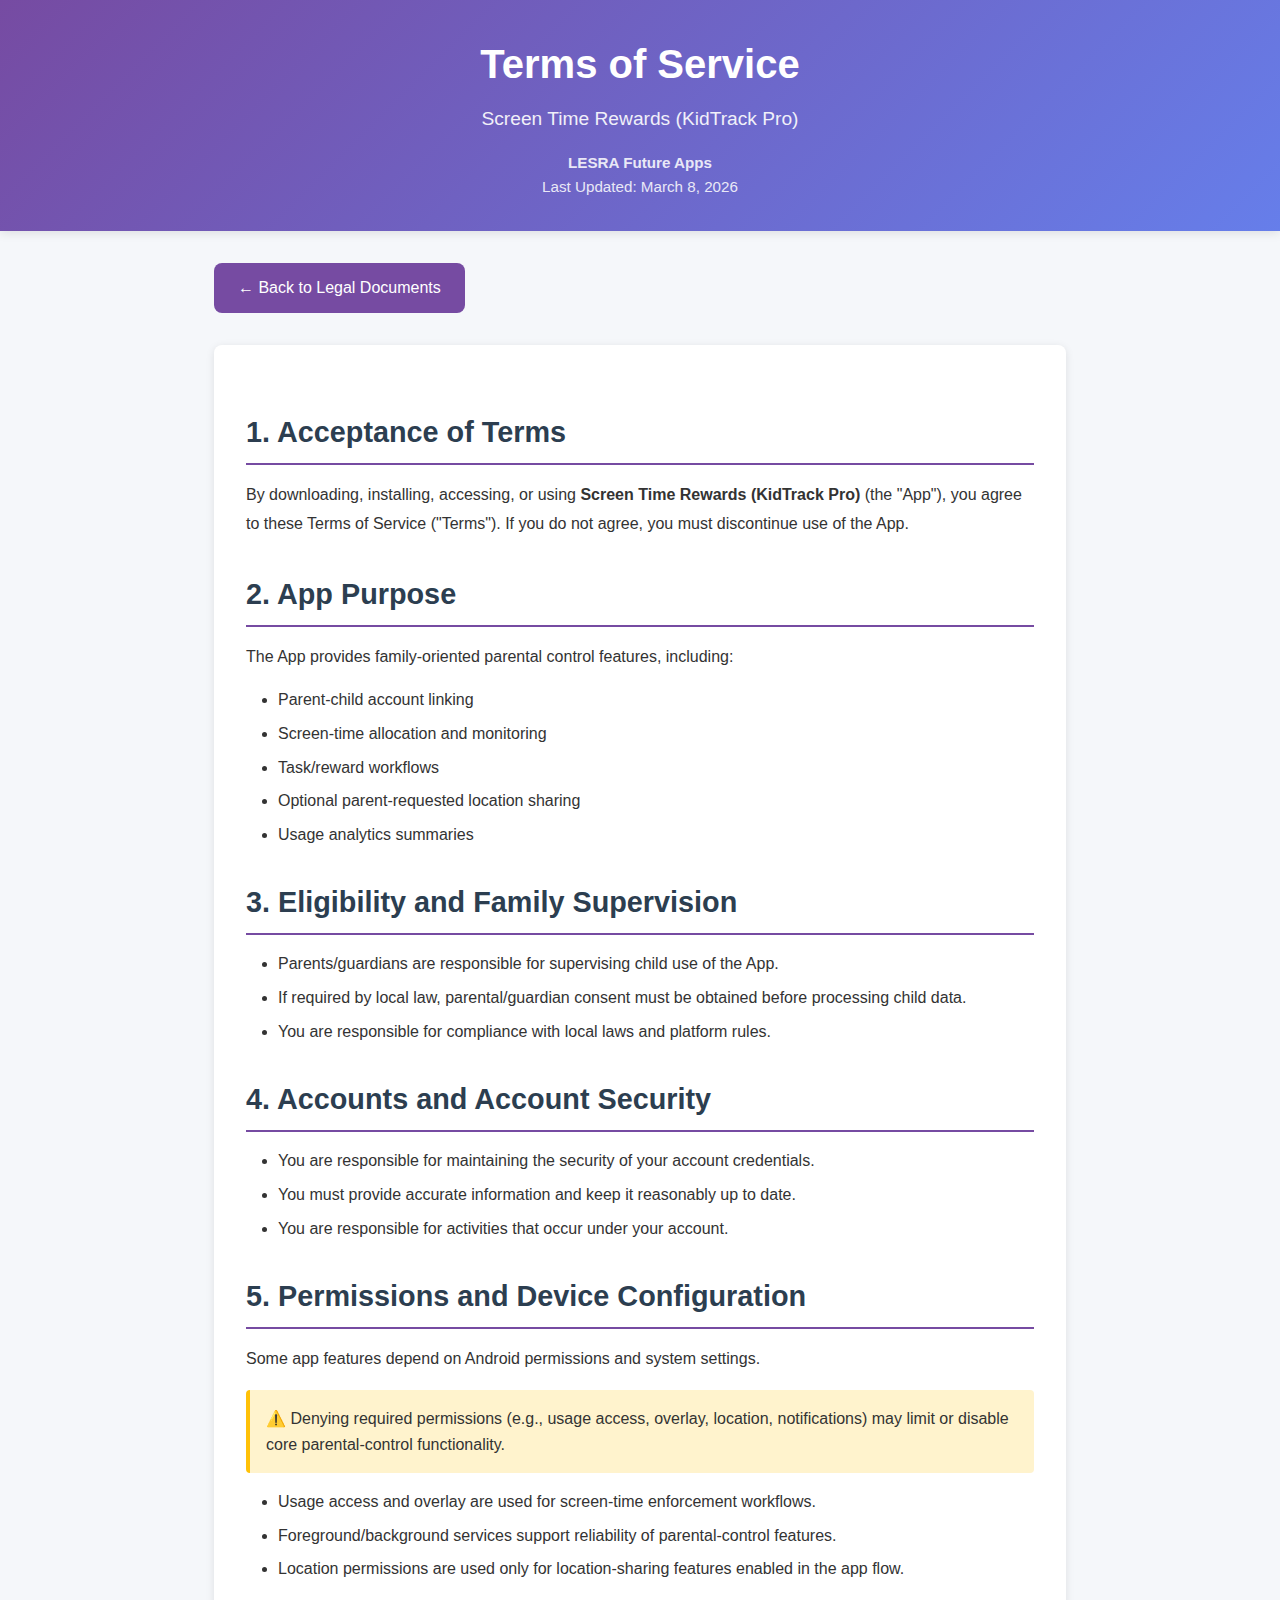
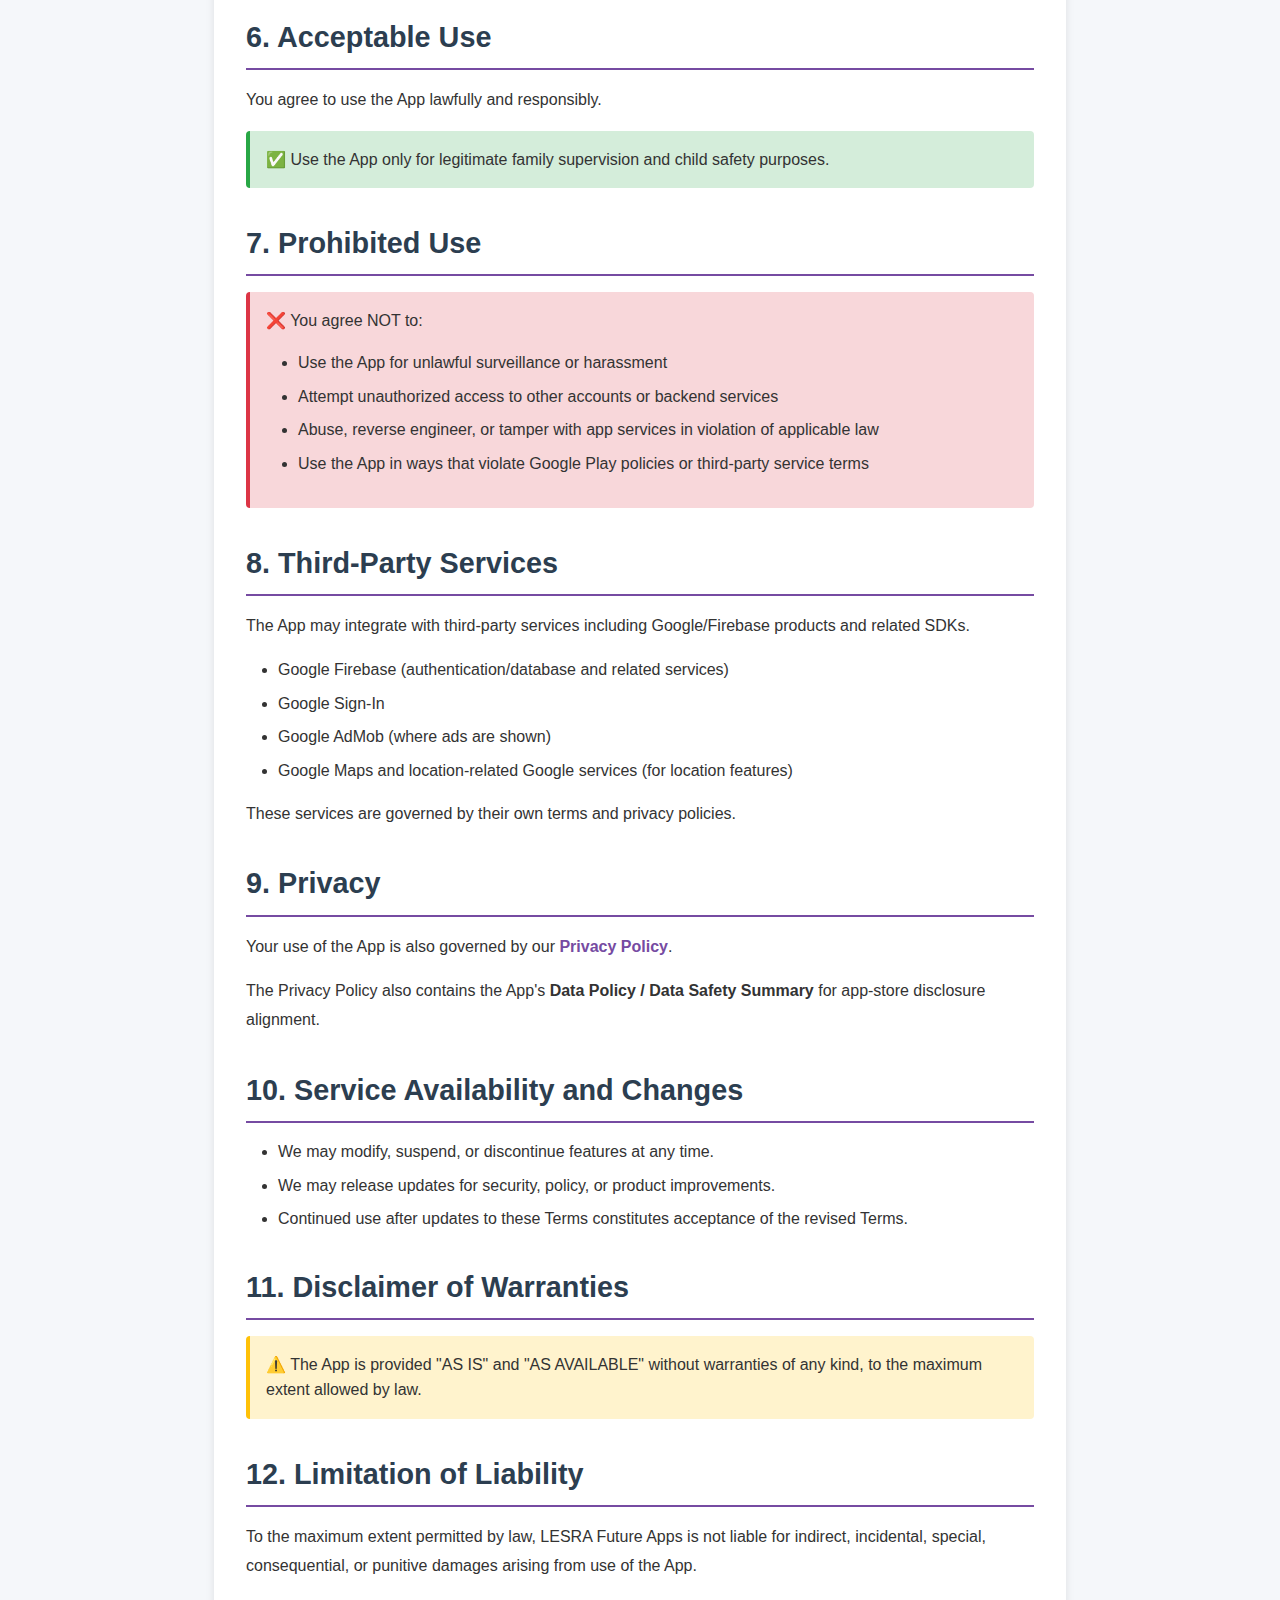
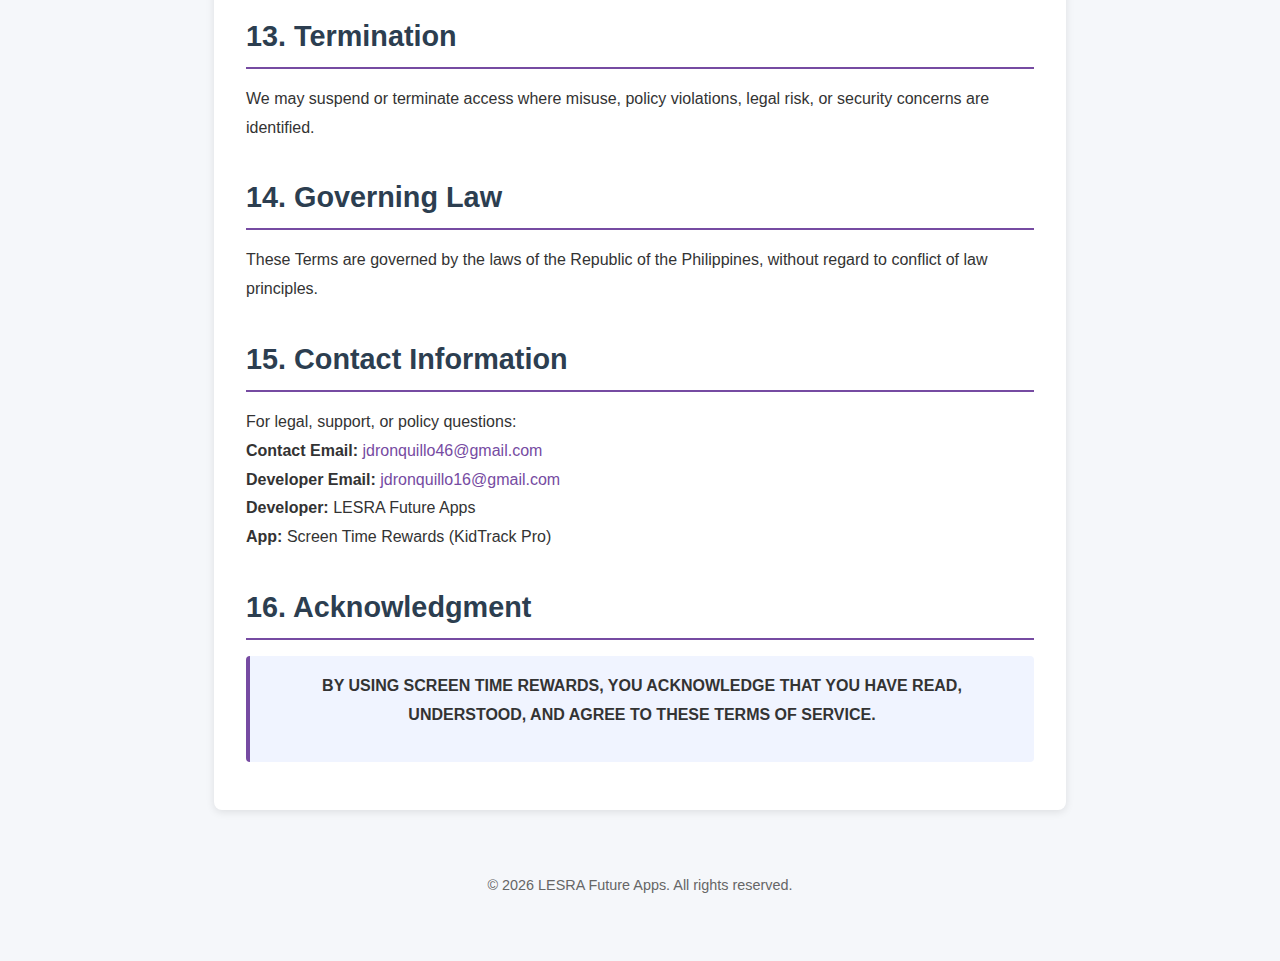
<file: screentimerewards/terms-of-service.html>
<!DOCTYPE html>
<html lang="en">
<head>
    <meta charset="UTF-8">
    <meta name="viewport" content="width=device-width, initial-scale=1.0">
    <title>Terms of Service - Screen Time Rewards</title>
    <style>
        * { margin: 0; padding: 0; box-sizing: border-box; }
        body {
            font-family: -apple-system, BlinkMacSystemFont, 'Segoe UI', Roboto, Oxygen, Ubuntu, Cantarell, sans-serif;
            line-height: 1.6;
            color: #333;
            background: #f5f7fa;
        }
        .header {
            background: linear-gradient(135deg, #764ba2 0%, #667eea 100%);
            color: white;
            padding: 2rem;
            text-align: center;
            box-shadow: 0 2px 10px rgba(0,0,0,0.1);
        }
        .header h1 { font-size: 2.5rem; margin-bottom: 0.5rem; }
        .header .subtitle { font-size: 1.2rem; opacity: 0.9; }
        .header .meta { margin-top: 1rem; font-size: 0.95rem; opacity: 0.85; }
        .container { max-width: 900px; margin: 2rem auto; padding: 0 1.5rem; }
        .content {
            background: white;
            border-radius: 8px;
            padding: 2rem;
            box-shadow: 0 2px 8px rgba(0,0,0,0.1);
            margin-bottom: 2rem;
        }
        .content h2 {
            color: #2c3e50;
            font-size: 1.8rem;
            margin-top: 2rem;
            margin-bottom: 1rem;
            padding-bottom: 0.5rem;
            border-bottom: 2px solid #764ba2;
        }
        .content h3 { color: #34495e; font-size: 1.3rem; margin-top: 1.5rem; margin-bottom: 0.75rem; }
        .content p { margin-bottom: 1rem; line-height: 1.8; }
        .content ul, .content ol { margin: 1rem 0; padding-left: 2rem; }
        .content li { margin-bottom: 0.5rem; }
        .content a { color: #764ba2; text-decoration: none; word-break: break-all; }
        .content a:hover { text-decoration: underline; }
        .highlight-box {
            background: #f0f4ff;
            border-left: 4px solid #764ba2;
            padding: 1rem;
            margin: 1rem 0;
            border-radius: 4px;
        }
        .warning-box {
            background: #fff3cd;
            border-left: 4px solid #ffc107;
            padding: 1rem;
            margin: 1rem 0;
            border-radius: 4px;
        }
        .warning-box:before { content: "⚠️ "; }
        .danger-box {
            background: #f8d7da;
            border-left: 4px solid #dc3545;
            padding: 1rem;
            margin: 1rem 0;
            border-radius: 4px;
        }
        .danger-box:before { content: "❌ "; }
        .success-box {
            background: #d4edda;
            border-left: 4px solid #28a745;
            padding: 1rem;
            margin: 1rem 0;
            border-radius: 4px;
        }
        .success-box:before { content: "✅ "; }
        .back-button {
            display: inline-block;
            background: #764ba2;
            color: white;
            padding: 0.75rem 1.5rem;
            border-radius: 8px;
            text-decoration: none;
            margin-bottom: 2rem;
            transition: all 0.3s ease;
        }
        .back-button:hover { background: #663d8f; transform: translateY(-2px); }
        .footer { text-align: center; padding: 2rem; color: #666; font-size: 0.9rem; }
        @media (max-width: 768px) {
            .header h1 { font-size: 2rem; }
            .container { padding: 0 1rem; }
            .content { padding: 1.5rem; }
        }
    </style>
</head>
<body>
    <div class="header">
        <h1>Terms of Service</h1>
        <div class="subtitle">Screen Time Rewards (KidTrack Pro)</div>
        <div class="meta">
            <strong>LESRA Future Apps</strong><br>
            Last Updated: March 8, 2026
        </div>
    </div>

    <div class="container">
        <a href="../index.html" class="back-button">← Back to Legal Documents</a>

        <div class="content">
            <h2>1. Acceptance of Terms</h2>
            <p>
                By downloading, installing, accessing, or using <strong>Screen Time Rewards (KidTrack Pro)</strong> (the "App"),
                you agree to these Terms of Service ("Terms"). If you do not agree, you must discontinue use of the App.
            </p>

            <h2>2. App Purpose</h2>
            <p>The App provides family-oriented parental control features, including:</p>
            <ul>
                <li>Parent-child account linking</li>
                <li>Screen-time allocation and monitoring</li>
                <li>Task/reward workflows</li>
                <li>Optional parent-requested location sharing</li>
                <li>Usage analytics summaries</li>
            </ul>

            <h2>3. Eligibility and Family Supervision</h2>
            <ul>
                <li>Parents/guardians are responsible for supervising child use of the App.</li>
                <li>If required by local law, parental/guardian consent must be obtained before processing child data.</li>
                <li>You are responsible for compliance with local laws and platform rules.</li>
            </ul>

            <h2>4. Accounts and Account Security</h2>
            <ul>
                <li>You are responsible for maintaining the security of your account credentials.</li>
                <li>You must provide accurate information and keep it reasonably up to date.</li>
                <li>You are responsible for activities that occur under your account.</li>
            </ul>

            <h2>5. Permissions and Device Configuration</h2>
            <p>Some app features depend on Android permissions and system settings.</p>
            <div class="warning-box">
                Denying required permissions (e.g., usage access, overlay, location, notifications) may limit or disable core parental-control functionality.
            </div>
            <ul>
                <li>Usage access and overlay are used for screen-time enforcement workflows.</li>
                <li>Foreground/background services support reliability of parental-control features.</li>
                <li>Location permissions are used only for location-sharing features enabled in the app flow.</li>
            </ul>

            <h2>6. Acceptable Use</h2>
            <p>You agree to use the App lawfully and responsibly.</p>
            <div class="success-box">
                Use the App only for legitimate family supervision and child safety purposes.
            </div>

            <h2>7. Prohibited Use</h2>
            <div class="danger-box">
                You agree NOT to:
                <ul>
                    <li>Use the App for unlawful surveillance or harassment</li>
                    <li>Attempt unauthorized access to other accounts or backend services</li>
                    <li>Abuse, reverse engineer, or tamper with app services in violation of applicable law</li>
                    <li>Use the App in ways that violate Google Play policies or third-party service terms</li>
                </ul>
            </div>

            <h2>8. Third-Party Services</h2>
            <p>The App may integrate with third-party services including Google/Firebase products and related SDKs.</p>
            <ul>
                <li>Google Firebase (authentication/database and related services)</li>
                <li>Google Sign-In</li>
                <li>Google AdMob (where ads are shown)</li>
                <li>Google Maps and location-related Google services (for location features)</li>
            </ul>
            <p>These services are governed by their own terms and privacy policies.</p>

            <h2>9. Privacy</h2>
            <p>Your use of the App is also governed by our <a href="privacy-policy.html"><strong>Privacy Policy</strong></a>.</p>
            <p>The Privacy Policy also contains the App's <strong>Data Policy / Data Safety Summary</strong> for app-store disclosure alignment.</p>

            <h2>10. Service Availability and Changes</h2>
            <ul>
                <li>We may modify, suspend, or discontinue features at any time.</li>
                <li>We may release updates for security, policy, or product improvements.</li>
                <li>Continued use after updates to these Terms constitutes acceptance of the revised Terms.</li>
            </ul>

            <h2>11. Disclaimer of Warranties</h2>
            <div class="warning-box">
                The App is provided "AS IS" and "AS AVAILABLE" without warranties of any kind, to the maximum extent allowed by law.
            </div>

            <h2>12. Limitation of Liability</h2>
            <p>
                To the maximum extent permitted by law, LESRA Future Apps is not liable for indirect, incidental,
                special, consequential, or punitive damages arising from use of the App.
            </p>

            <h2>13. Termination</h2>
            <p>We may suspend or terminate access where misuse, policy violations, legal risk, or security concerns are identified.</p>

            <h2>14. Governing Law</h2>
            <p>
                These Terms are governed by the laws of the Republic of the Philippines,
                without regard to conflict of law principles.
            </p>

            <h2>15. Contact Information</h2>
            <p>
                For legal, support, or policy questions:<br>
                <strong>Contact Email:</strong> <a href="mailto:jdronquillo46@gmail.com">jdronquillo46@gmail.com</a><br>
                <strong>Developer Email:</strong> <a href="mailto:jdronquillo16@gmail.com">jdronquillo16@gmail.com</a><br>
                <strong>Developer:</strong> LESRA Future Apps<br>
                <strong>App:</strong> Screen Time Rewards (KidTrack Pro)
            </p>

            <h2>16. Acknowledgment</h2>
            <div class="highlight-box" style="text-align: center;">
                <p><strong>BY USING SCREEN TIME REWARDS, YOU ACKNOWLEDGE THAT YOU HAVE READ, UNDERSTOOD, AND AGREE TO THESE TERMS OF SERVICE.</strong></p>
            </div>
        </div>

        <div class="footer">
            <p>&copy; 2026 LESRA Future Apps. All rights reserved.</p>
        </div>
    </div>
</body>
</html>
</file>
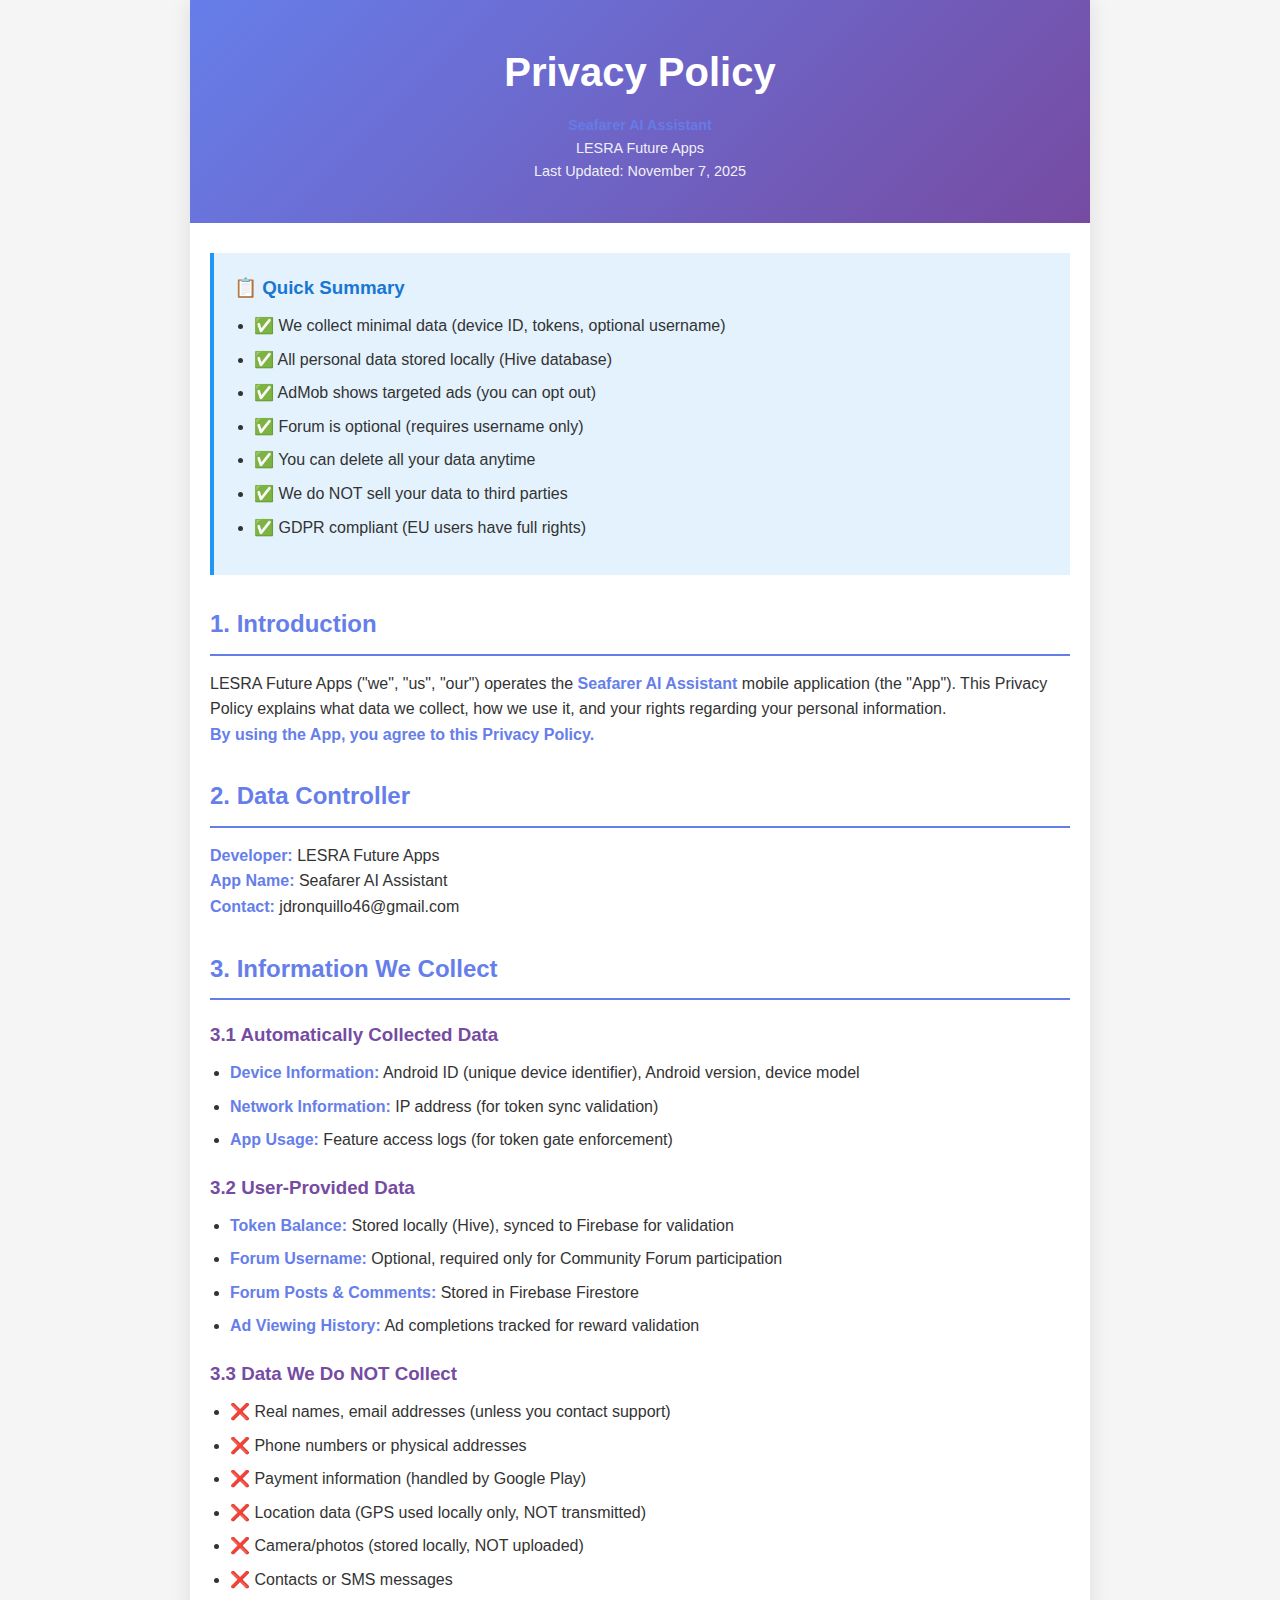
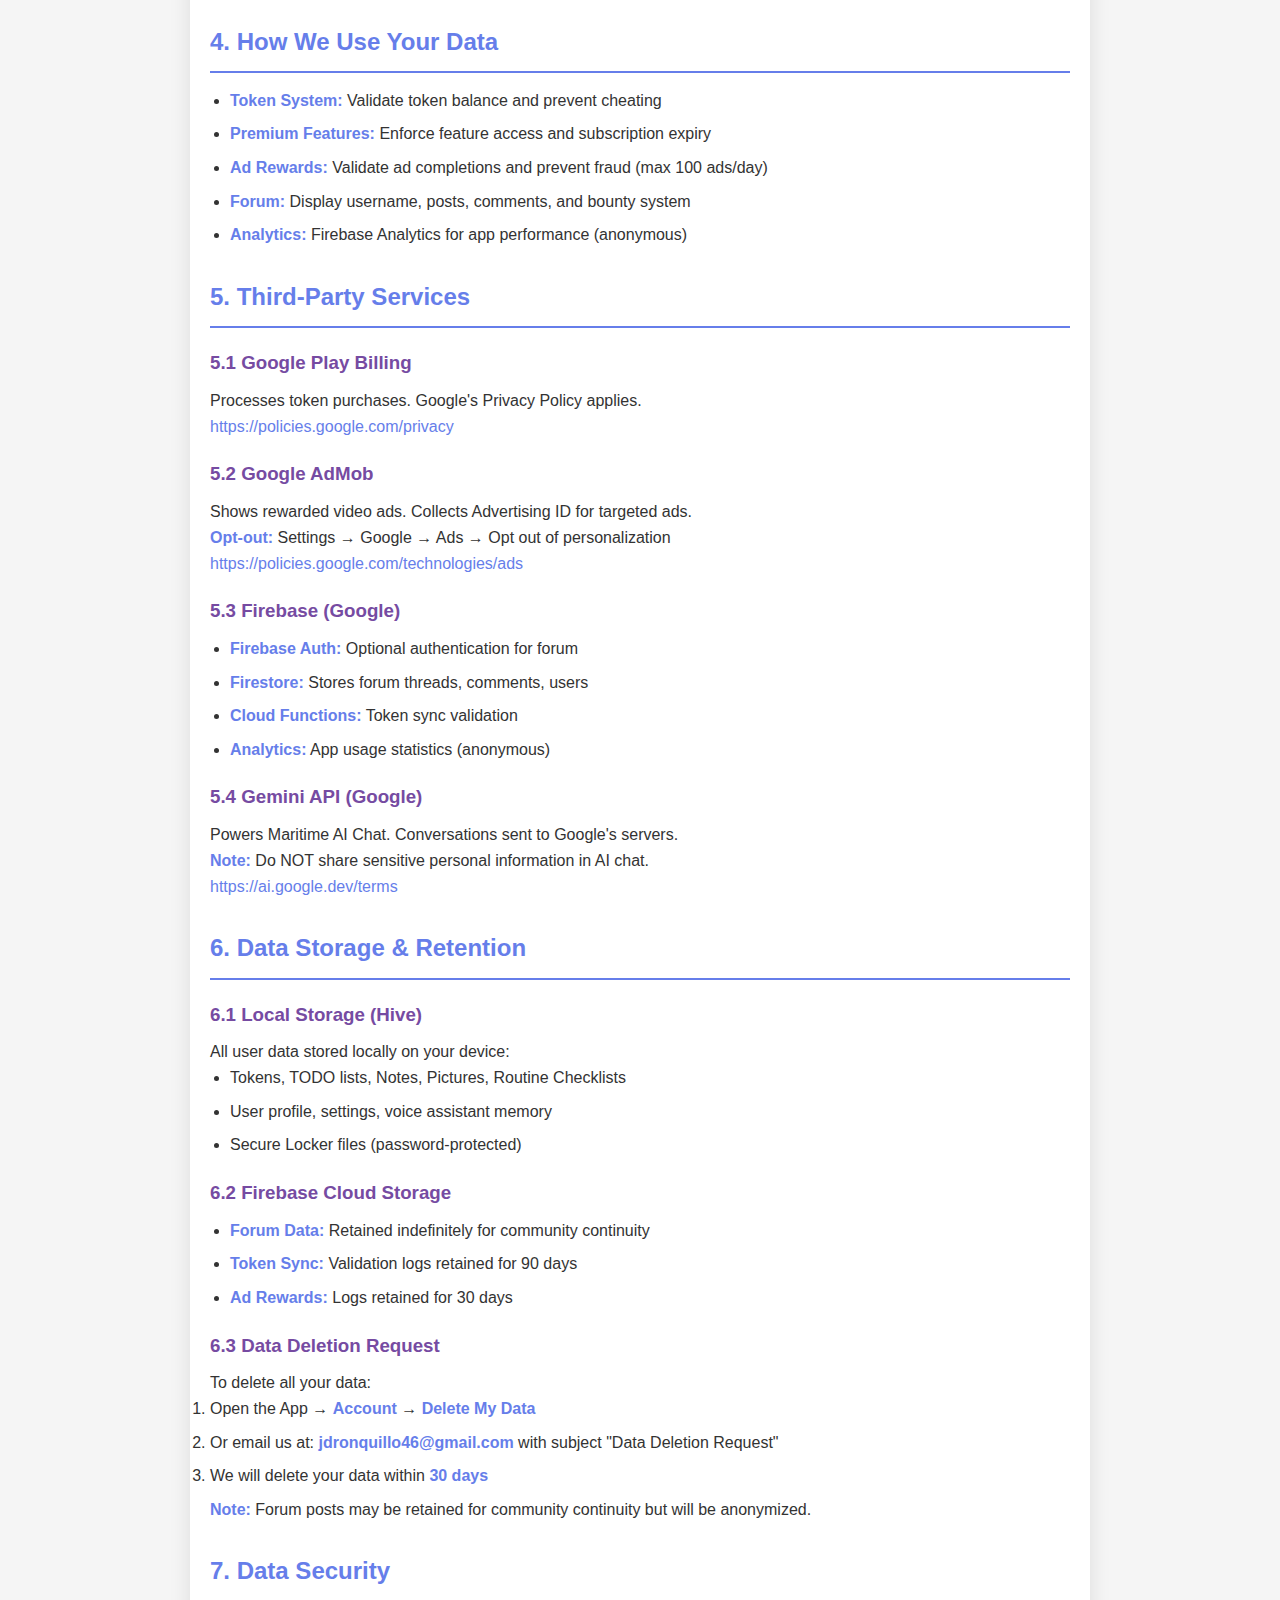
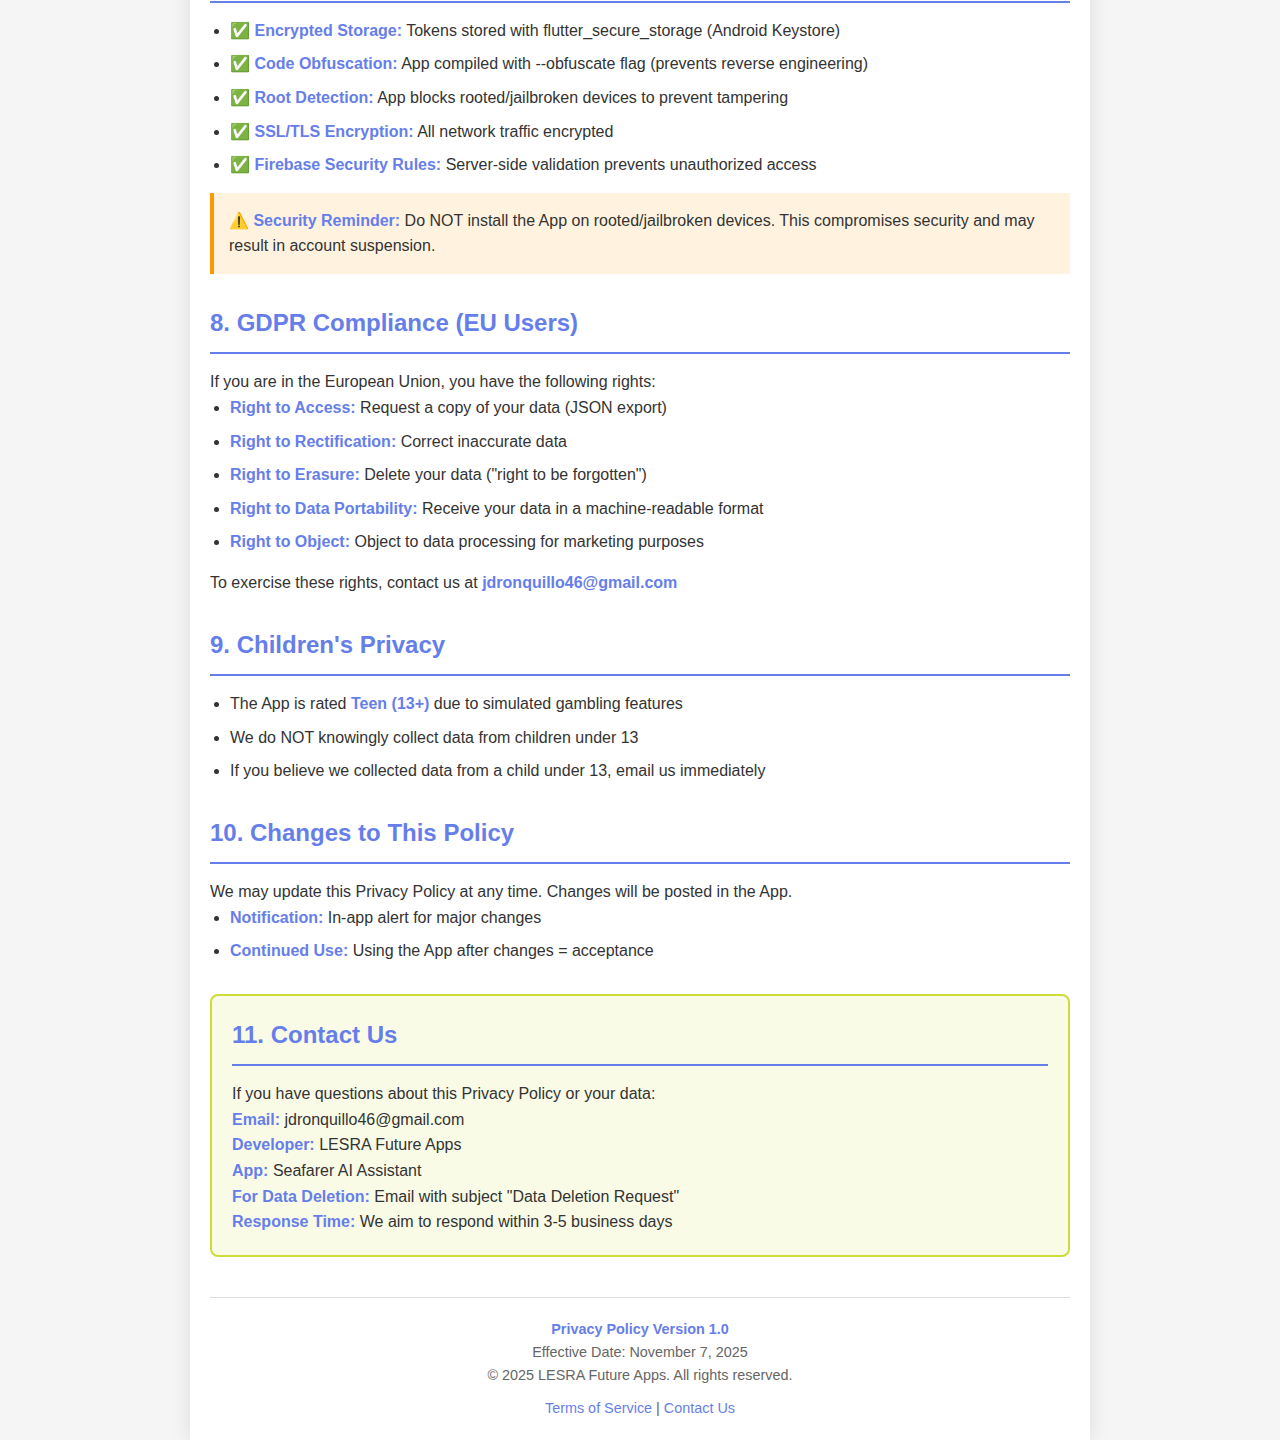
<file: seafarer-ai-assistant/privacy-policy.html>
<!DOCTYPE html>
<html lang="en">
<head>
    <meta charset="UTF-8">
    <meta name="viewport" content="width=device-width, initial-scale=1.0">
    <title>Privacy Policy - Seafarer AI Assistant</title>
    <style>
        * {
            margin: 0;
            padding: 0;
            box-sizing: border-box;
        }
        body {
            font-family: -apple-system, BlinkMacSystemFont, 'Segoe UI', Roboto, Oxygen, Ubuntu, Cantarell, sans-serif;
            line-height: 1.6;
            color: #333;
            background: #f5f5f5;
        }
        .container {
            max-width: 900px;
            margin: 0 auto;
            padding: 20px;
            background: white;
            box-shadow: 0 0 20px rgba(0,0,0,0.1);
        }
        header {
            background: linear-gradient(135deg, #667eea 0%, #764ba2 100%);
            color: white;
            padding: 40px 20px;
            text-align: center;
            margin: -20px -20px 30px -20px;
        }
        h1 {
            font-size: 2.5em;
            margin-bottom: 10px;
        }
        .meta {
            font-size: 0.9em;
            opacity: 0.9;
        }
        h2 {
            color: #667eea;
            margin-top: 30px;
            margin-bottom: 15px;
            padding-bottom: 10px;
            border-bottom: 2px solid #667eea;
        }
        h3 {
            color: #764ba2;
            margin-top: 20px;
            margin-bottom: 10px;
        }
        .summary {
            background: #e3f2fd;
            border-left: 4px solid #2196f3;
            padding: 20px;
            margin: 20px 0;
        }
        .summary h3 {
            color: #1976d2;
            margin-top: 0;
        }
        ul {
            margin-left: 20px;
            margin-bottom: 15px;
        }
        li {
            margin-bottom: 8px;
        }
        strong {
            color: #667eea;
        }
        .contact-box {
            background: #f9fbe7;
            border: 2px solid #cddc39;
            padding: 20px;
            margin: 30px 0;
            border-radius: 8px;
        }
        .warning {
            background: #fff3e0;
            border-left: 4px solid #ff9800;
            padding: 15px;
            margin: 15px 0;
        }
        footer {
            text-align: center;
            margin-top: 40px;
            padding-top: 20px;
            border-top: 1px solid #ddd;
            color: #666;
            font-size: 0.9em;
        }
        a {
            color: #667eea;
            text-decoration: none;
        }
        a:hover {
            text-decoration: underline;
        }
        @media (max-width: 768px) {
            .container {
                padding: 10px;
            }
            h1 {
                font-size: 2em;
            }
        }
    </style>
</head>
<body>
    <div class="container">
        <header>
            <h1>Privacy Policy</h1>
            <div class="meta">
                <p><strong>Seafarer AI Assistant</strong></p>
                <p>LESRA Future Apps</p>
                <p>Last Updated: November 7, 2025</p>
            </div>
        </header>

        <div class="summary">
            <h3>📋 Quick Summary</h3>
            <ul>
                <li>✅ We collect minimal data (device ID, tokens, optional username)</li>
                <li>✅ All personal data stored locally (Hive database)</li>
                <li>✅ AdMob shows targeted ads (you can opt out)</li>
                <li>✅ Forum is optional (requires username only)</li>
                <li>✅ You can delete all your data anytime</li>
                <li>✅ We do NOT sell your data to third parties</li>
                <li>✅ GDPR compliant (EU users have full rights)</li>
            </ul>
        </div>

        <h2>1. Introduction</h2>
        <p>LESRA Future Apps ("we", "us", "our") operates the <strong>Seafarer AI Assistant</strong> mobile application (the "App"). This Privacy Policy explains what data we collect, how we use it, and your rights regarding your personal information.</p>
        <p><strong>By using the App, you agree to this Privacy Policy.</strong></p>

        <h2>2. Data Controller</h2>
        <p><strong>Developer:</strong> LESRA Future Apps<br>
        <strong>App Name:</strong> Seafarer AI Assistant<br>
        <strong>Contact:</strong> jdronquillo46@gmail.com</p>

        <h2>3. Information We Collect</h2>

        <h3>3.1 Automatically Collected Data</h3>
        <ul>
            <li><strong>Device Information:</strong> Android ID (unique device identifier), Android version, device model</li>
            <li><strong>Network Information:</strong> IP address (for token sync validation)</li>
            <li><strong>App Usage:</strong> Feature access logs (for token gate enforcement)</li>
        </ul>

        <h3>3.2 User-Provided Data</h3>
        <ul>
            <li><strong>Token Balance:</strong> Stored locally (Hive), synced to Firebase for validation</li>
            <li><strong>Forum Username:</strong> Optional, required only for Community Forum participation</li>
            <li><strong>Forum Posts & Comments:</strong> Stored in Firebase Firestore</li>
            <li><strong>Ad Viewing History:</strong> Ad completions tracked for reward validation</li>
        </ul>

        <h3>3.3 Data We Do NOT Collect</h3>
        <ul>
            <li>❌ Real names, email addresses (unless you contact support)</li>
            <li>❌ Phone numbers or physical addresses</li>
            <li>❌ Payment information (handled by Google Play)</li>
            <li>❌ Location data (GPS used locally only, NOT transmitted)</li>
            <li>❌ Camera/photos (stored locally, NOT uploaded)</li>
            <li>❌ Contacts or SMS messages</li>
        </ul>

        <h2>4. How We Use Your Data</h2>
        <ul>
            <li><strong>Token System:</strong> Validate token balance and prevent cheating</li>
            <li><strong>Premium Features:</strong> Enforce feature access and subscription expiry</li>
            <li><strong>Ad Rewards:</strong> Validate ad completions and prevent fraud (max 100 ads/day)</li>
            <li><strong>Forum:</strong> Display username, posts, comments, and bounty system</li>
            <li><strong>Analytics:</strong> Firebase Analytics for app performance (anonymous)</li>
        </ul>

        <h2>5. Third-Party Services</h2>

        <h3>5.1 Google Play Billing</h3>
        <p>Processes token purchases. Google's Privacy Policy applies.<br>
        <a href="https://policies.google.com/privacy" target="_blank">https://policies.google.com/privacy</a></p>

        <h3>5.2 Google AdMob</h3>
        <p>Shows rewarded video ads. Collects Advertising ID for targeted ads.<br>
        <strong>Opt-out:</strong> Settings → Google → Ads → Opt out of personalization<br>
        <a href="https://policies.google.com/technologies/ads" target="_blank">https://policies.google.com/technologies/ads</a></p>

        <h3>5.3 Firebase (Google)</h3>
        <ul>
            <li><strong>Firebase Auth:</strong> Optional authentication for forum</li>
            <li><strong>Firestore:</strong> Stores forum threads, comments, users</li>
            <li><strong>Cloud Functions:</strong> Token sync validation</li>
            <li><strong>Analytics:</strong> App usage statistics (anonymous)</li>
        </ul>

        <h3>5.4 Gemini API (Google)</h3>
        <p>Powers Maritime AI Chat. Conversations sent to Google's servers.<br>
        <strong>Note:</strong> Do NOT share sensitive personal information in AI chat.<br>
        <a href="https://ai.google.dev/terms" target="_blank">https://ai.google.dev/terms</a></p>

        <h2>6. Data Storage & Retention</h2>

        <h3>6.1 Local Storage (Hive)</h3>
        <p>All user data stored locally on your device:</p>
        <ul>
            <li>Tokens, TODO lists, Notes, Pictures, Routine Checklists</li>
            <li>User profile, settings, voice assistant memory</li>
            <li>Secure Locker files (password-protected)</li>
        </ul>

        <h3>6.2 Firebase Cloud Storage</h3>
        <ul>
            <li><strong>Forum Data:</strong> Retained indefinitely for community continuity</li>
            <li><strong>Token Sync:</strong> Validation logs retained for 90 days</li>
            <li><strong>Ad Rewards:</strong> Logs retained for 30 days</li>
        </ul>

        <h3>6.3 Data Deletion Request</h3>
        <p>To delete all your data:</p>
        <ol>
            <li>Open the App → <strong>Account</strong> → <strong>Delete My Data</strong></li>
            <li>Or email us at: <strong>jdronquillo46@gmail.com</strong> with subject "Data Deletion Request"</li>
            <li>We will delete your data within <strong>30 days</strong></li>
        </ol>
        <p><strong>Note:</strong> Forum posts may be retained for community continuity but will be anonymized.</p>

        <h2>7. Data Security</h2>
        <ul>
            <li>✅ <strong>Encrypted Storage:</strong> Tokens stored with flutter_secure_storage (Android Keystore)</li>
            <li>✅ <strong>Code Obfuscation:</strong> App compiled with --obfuscate flag (prevents reverse engineering)</li>
            <li>✅ <strong>Root Detection:</strong> App blocks rooted/jailbroken devices to prevent tampering</li>
            <li>✅ <strong>SSL/TLS Encryption:</strong> All network traffic encrypted</li>
            <li>✅ <strong>Firebase Security Rules:</strong> Server-side validation prevents unauthorized access</li>
        </ul>

        <div class="warning">
            <strong>⚠️ Security Reminder:</strong> Do NOT install the App on rooted/jailbroken devices. This compromises security and may result in account suspension.
        </div>

        <h2>8. GDPR Compliance (EU Users)</h2>
        <p>If you are in the European Union, you have the following rights:</p>
        <ul>
            <li><strong>Right to Access:</strong> Request a copy of your data (JSON export)</li>
            <li><strong>Right to Rectification:</strong> Correct inaccurate data</li>
            <li><strong>Right to Erasure:</strong> Delete your data ("right to be forgotten")</li>
            <li><strong>Right to Data Portability:</strong> Receive your data in a machine-readable format</li>
            <li><strong>Right to Object:</strong> Object to data processing for marketing purposes</li>
        </ul>
        <p>To exercise these rights, contact us at <strong>jdronquillo46@gmail.com</strong></p>

        <h2>9. Children's Privacy</h2>
        <ul>
            <li>The App is rated <strong>Teen (13+)</strong> due to simulated gambling features</li>
            <li>We do NOT knowingly collect data from children under 13</li>
            <li>If you believe we collected data from a child under 13, email us immediately</li>
        </ul>

        <h2>10. Changes to This Policy</h2>
        <p>We may update this Privacy Policy at any time. Changes will be posted in the App.</p>
        <ul>
            <li><strong>Notification:</strong> In-app alert for major changes</li>
            <li><strong>Continued Use:</strong> Using the App after changes = acceptance</li>
        </ul>

        <div class="contact-box">
            <h2 style="margin-top: 0;">11. Contact Us</h2>
            <p>If you have questions about this Privacy Policy or your data:</p>
            <p><strong>Email:</strong> jdronquillo46@gmail.com<br>
            <strong>Developer:</strong> LESRA Future Apps<br>
            <strong>App:</strong> Seafarer AI Assistant</p>
            <p><strong>For Data Deletion:</strong> Email with subject "Data Deletion Request"<br>
            <strong>Response Time:</strong> We aim to respond within 3-5 business days</p>
        </div>

        <footer>
            <p><strong>Privacy Policy Version 1.0</strong><br>
            Effective Date: November 7, 2025<br>
            © 2025 LESRA Future Apps. All rights reserved.</p>
            <p style="margin-top: 10px;">
                <a href="terms-of-service.html">Terms of Service</a> | 
                <a href="mailto:jdronquillo46@gmail.com">Contact Us</a>
            </p>
        </footer>
    </div>
</body>
</html>
</file>
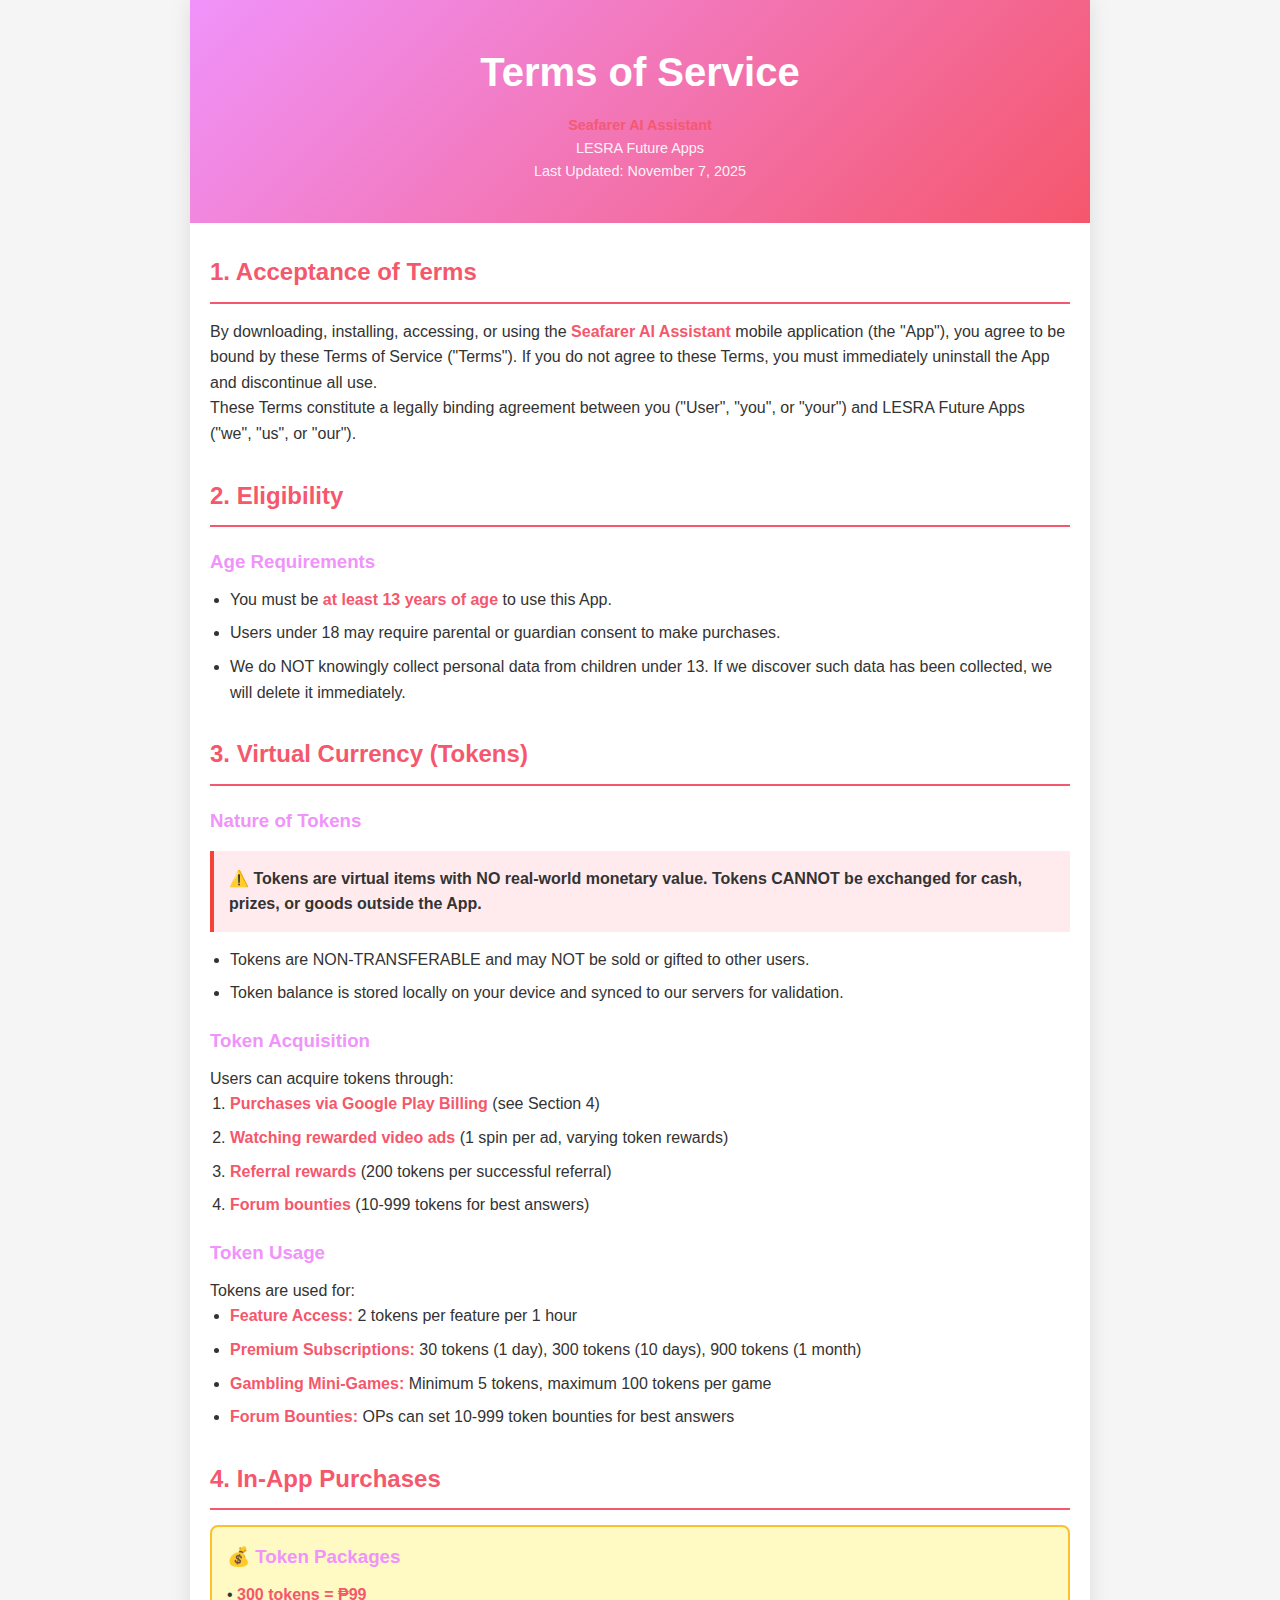
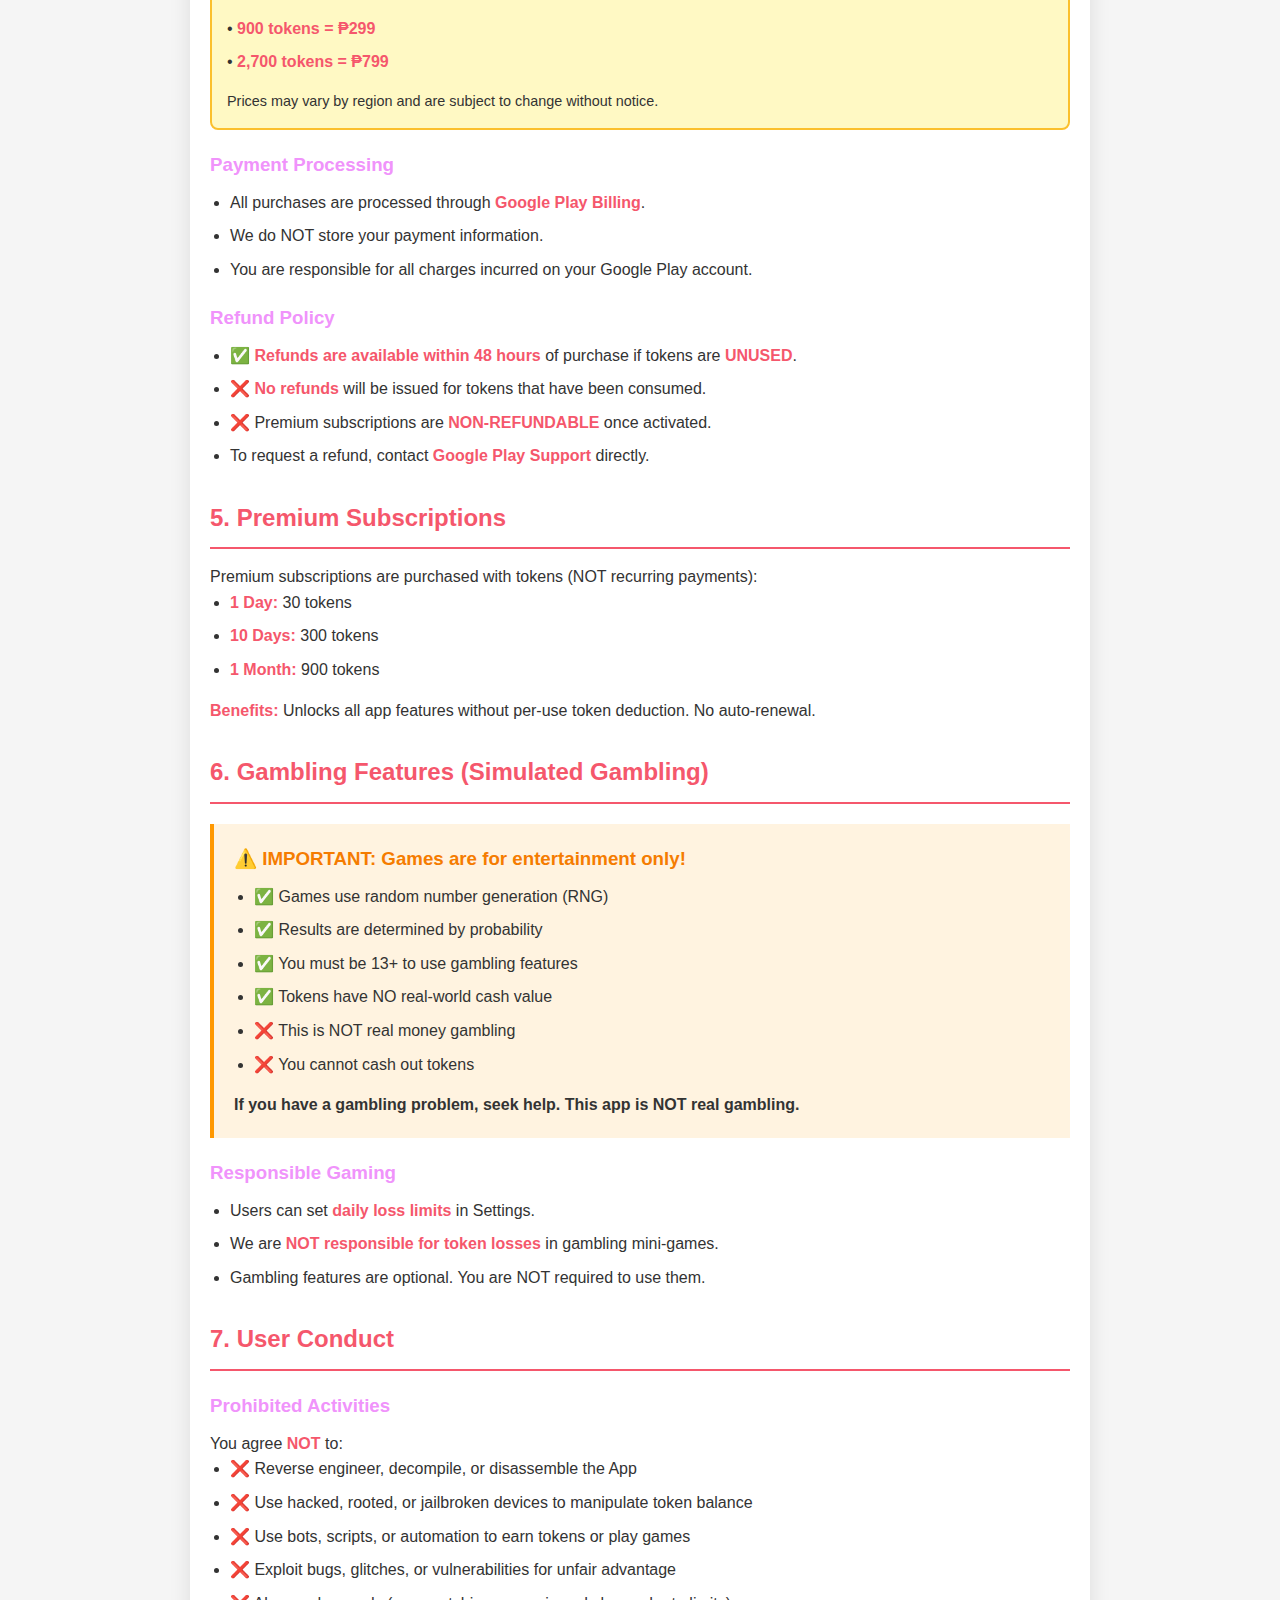
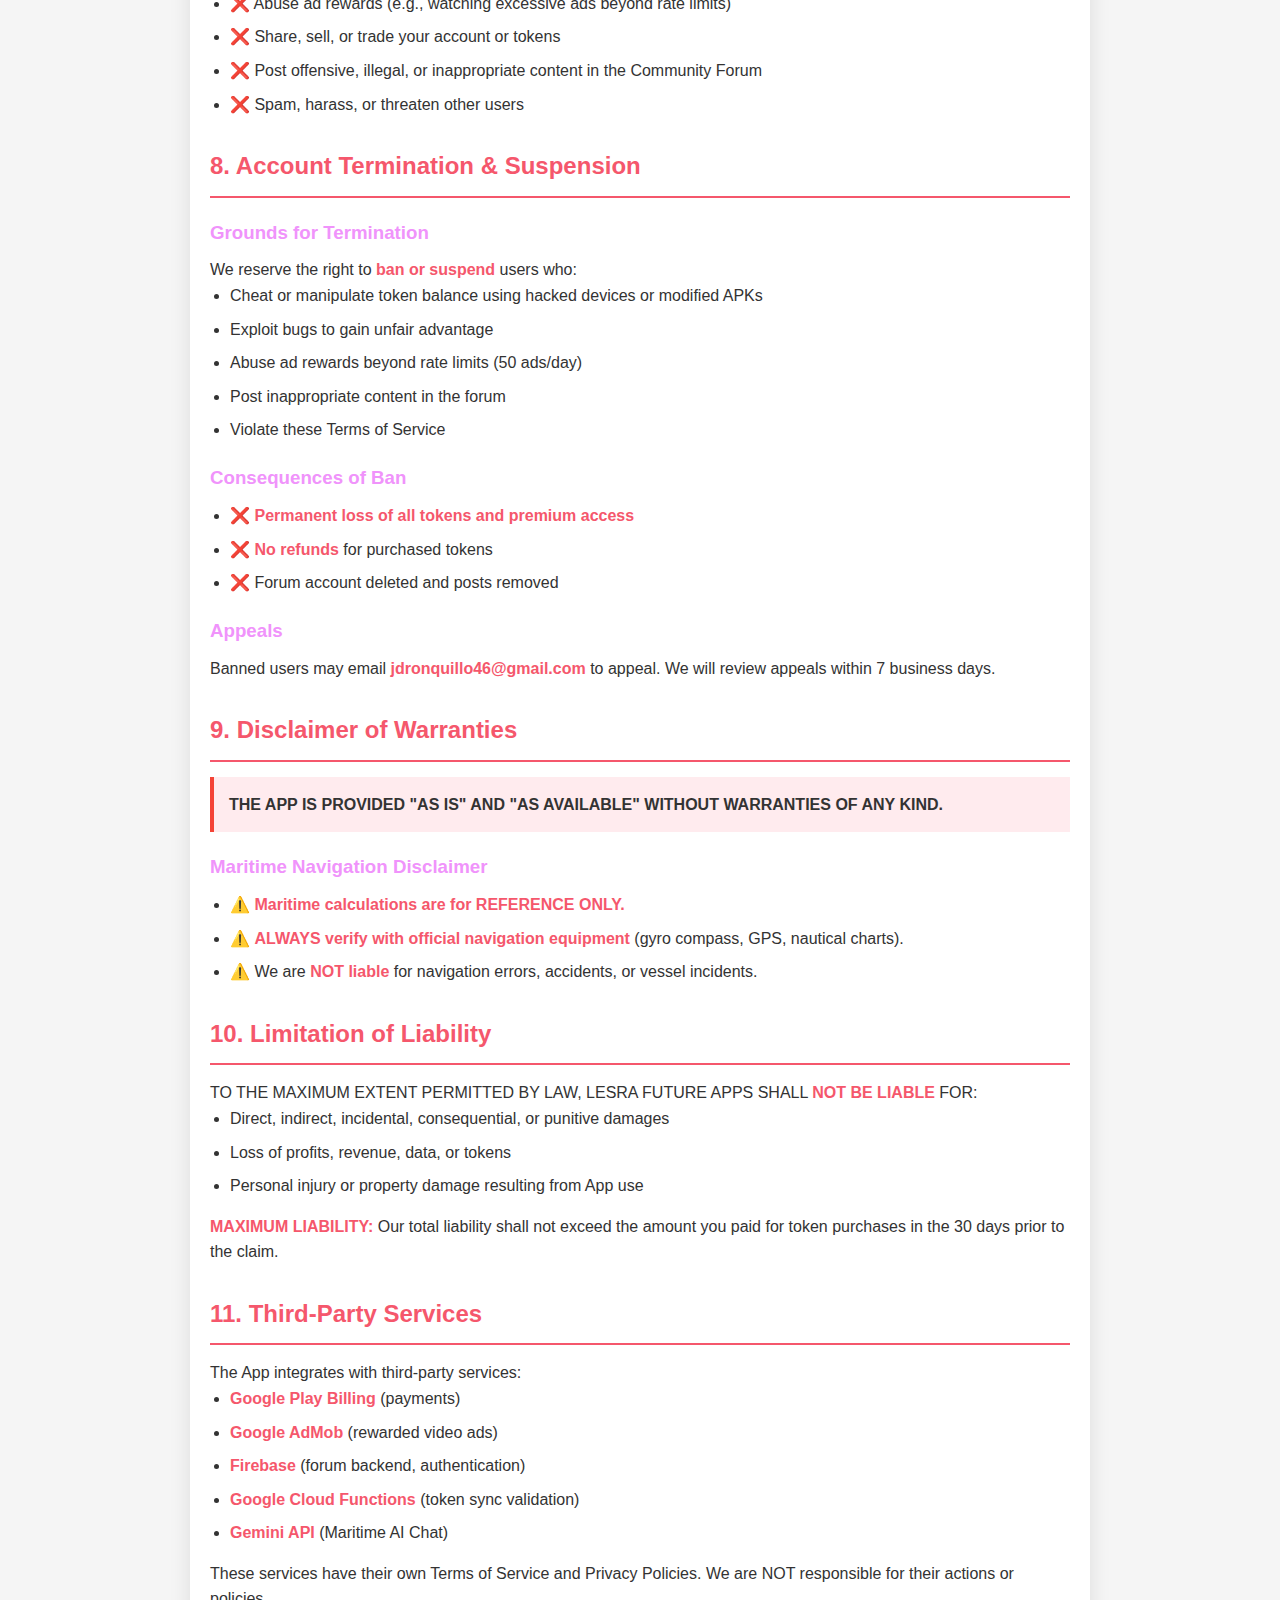
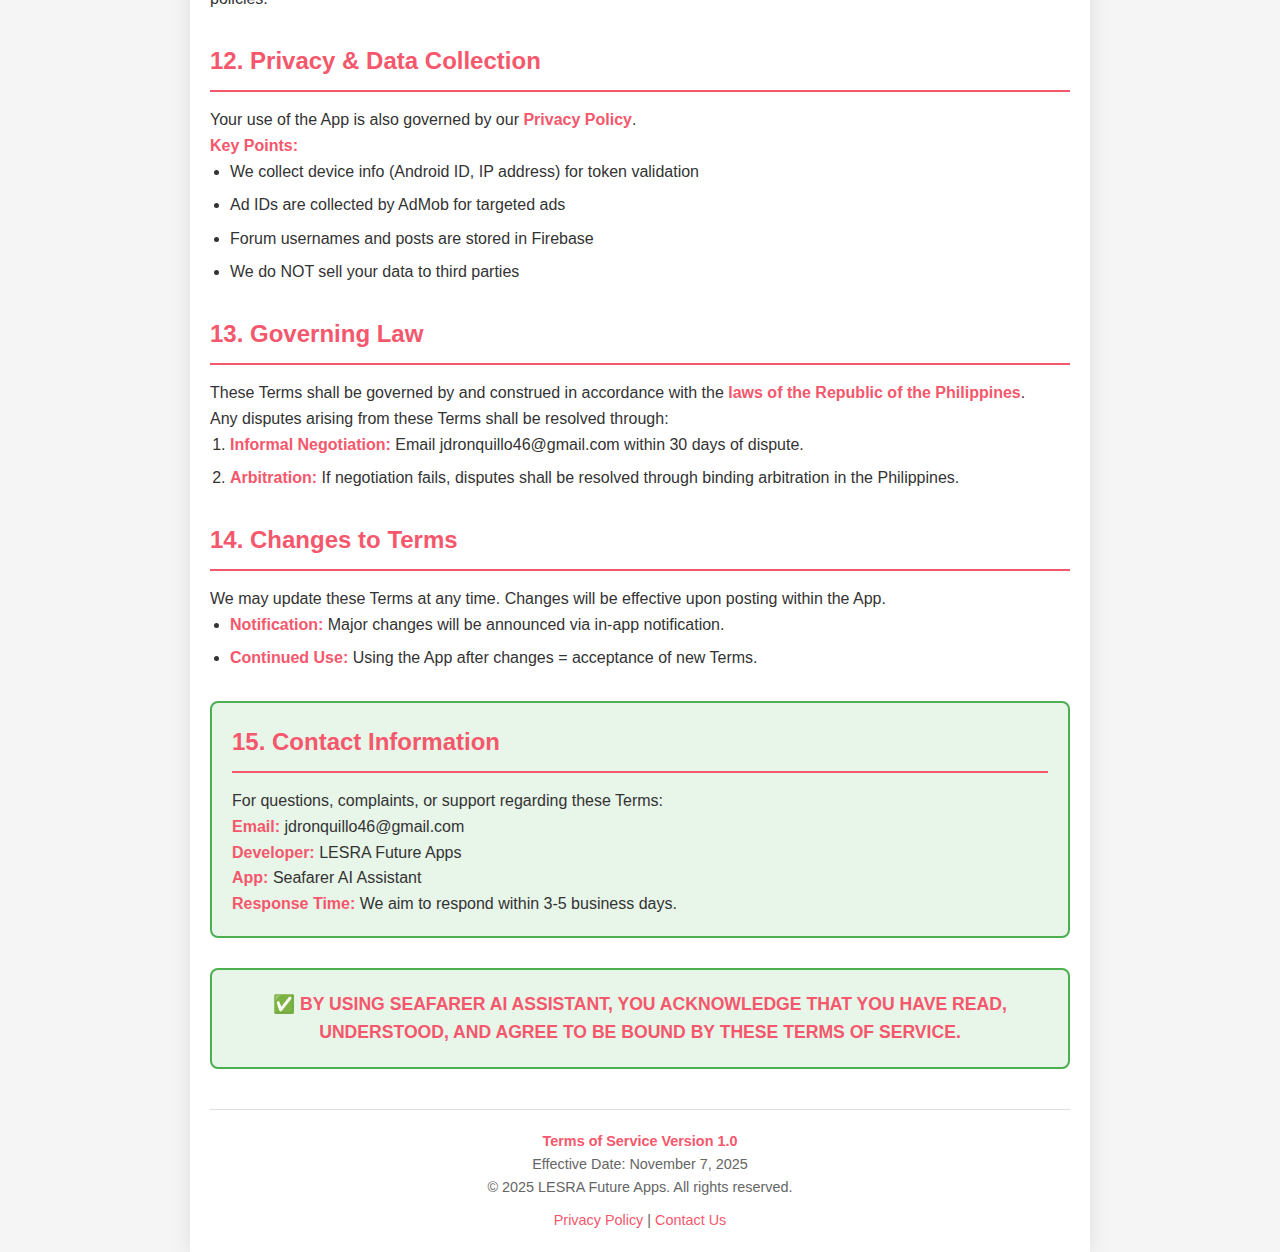
<file: seafarer-ai-assistant/terms-of-service.html>
<!DOCTYPE html>
<html lang="en">
<head>
    <meta charset="UTF-8">
    <meta name="viewport" content="width=device-width, initial-scale=1.0">
    <title>Terms of Service - Seafarer AI Assistant</title>
    <style>
        * {
            margin: 0;
            padding: 0;
            box-sizing: border-box;
        }
        body {
            font-family: -apple-system, BlinkMacSystemFont, 'Segoe UI', Roboto, Oxygen, Ubuntu, Cantarell, sans-serif;
            line-height: 1.6;
            color: #333;
            background: #f5f5f5;
        }
        .container {
            max-width: 900px;
            margin: 0 auto;
            padding: 20px;
            background: white;
            box-shadow: 0 0 20px rgba(0,0,0,0.1);
        }
        header {
            background: linear-gradient(135deg, #f093fb 0%, #f5576c 100%);
            color: white;
            padding: 40px 20px;
            text-align: center;
            margin: -20px -20px 30px -20px;
        }
        h1 {
            font-size: 2.5em;
            margin-bottom: 10px;
        }
        .meta {
            font-size: 0.9em;
            opacity: 0.9;
        }
        h2 {
            color: #f5576c;
            margin-top: 30px;
            margin-bottom: 15px;
            padding-bottom: 10px;
            border-bottom: 2px solid #f5576c;
        }
        h3 {
            color: #f093fb;
            margin-top: 20px;
            margin-bottom: 10px;
        }
        .warning-box {
            background: #fff3e0;
            border-left: 4px solid #ff9800;
            padding: 20px;
            margin: 20px 0;
        }
        .warning-box h3 {
            color: #f57c00;
            margin-top: 0;
        }
        .important {
            background: #ffebee;
            border-left: 4px solid #f44336;
            padding: 15px;
            margin: 15px 0;
            font-weight: bold;
        }
        ul, ol {
            margin-left: 20px;
            margin-bottom: 15px;
        }
        li {
            margin-bottom: 8px;
        }
        strong {
            color: #f5576c;
        }
        .contact-box {
            background: #e8f5e9;
            border: 2px solid #4caf50;
            padding: 20px;
            margin: 30px 0;
            border-radius: 8px;
        }
        .token-pricing {
            background: #fff9c4;
            border: 2px solid #fbc02d;
            padding: 15px;
            margin: 15px 0;
            border-radius: 8px;
        }
        footer {
            text-align: center;
            margin-top: 40px;
            padding-top: 20px;
            border-top: 1px solid #ddd;
            color: #666;
            font-size: 0.9em;
        }
        a {
            color: #f5576c;
            text-decoration: none;
        }
        a:hover {
            text-decoration: underline;
        }
        .agreement {
            background: #e8f5e9;
            border: 2px solid #4caf50;
            padding: 20px;
            margin: 30px 0;
            border-radius: 8px;
            text-align: center;
            font-size: 1.1em;
        }
        @media (max-width: 768px) {
            .container {
                padding: 10px;
            }
            h1 {
                font-size: 2em;
            }
        }
    </style>
</head>
<body>
    <div class="container">
        <header>
            <h1>Terms of Service</h1>
            <div class="meta">
                <p><strong>Seafarer AI Assistant</strong></p>
                <p>LESRA Future Apps</p>
                <p>Last Updated: November 7, 2025</p>
            </div>
        </header>

        <h2>1. Acceptance of Terms</h2>
        <p>By downloading, installing, accessing, or using the <strong>Seafarer AI Assistant</strong> mobile application (the "App"), you agree to be bound by these Terms of Service ("Terms"). If you do not agree to these Terms, you must immediately uninstall the App and discontinue all use.</p>
        <p>These Terms constitute a legally binding agreement between you ("User", "you", or "your") and LESRA Future Apps ("we", "us", or "our").</p>

        <h2>2. Eligibility</h2>
        <h3>Age Requirements</h3>
        <ul>
            <li>You must be <strong>at least 13 years of age</strong> to use this App.</li>
            <li>Users under 18 may require parental or guardian consent to make purchases.</li>
            <li>We do NOT knowingly collect personal data from children under 13. If we discover such data has been collected, we will delete it immediately.</li>
        </ul>

        <h2>3. Virtual Currency (Tokens)</h2>
        <h3>Nature of Tokens</h3>
        <div class="important">
            ⚠️ Tokens are virtual items with NO real-world monetary value. Tokens CANNOT be exchanged for cash, prizes, or goods outside the App.
        </div>
        <ul>
            <li>Tokens are NON-TRANSFERABLE and may NOT be sold or gifted to other users.</li>
            <li>Token balance is stored locally on your device and synced to our servers for validation.</li>
        </ul>

        <h3>Token Acquisition</h3>
        <p>Users can acquire tokens through:</p>
        <ol>
            <li><strong>Purchases via Google Play Billing</strong> (see Section 4)</li>
            <li><strong>Watching rewarded video ads</strong> (1 spin per ad, varying token rewards)</li>
            <li><strong>Referral rewards</strong> (200 tokens per successful referral)</li>
            <li><strong>Forum bounties</strong> (10-999 tokens for best answers)</li>
        </ol>

        <h3>Token Usage</h3>
        <p>Tokens are used for:</p>
        <ul>
            <li><strong>Feature Access:</strong> 2 tokens per feature per 1 hour</li>
            <li><strong>Premium Subscriptions:</strong> 30 tokens (1 day), 300 tokens (10 days), 900 tokens (1 month)</li>
            <li><strong>Gambling Mini-Games:</strong> Minimum 5 tokens, maximum 100 tokens per game</li>
            <li><strong>Forum Bounties:</strong> OPs can set 10-999 token bounties for best answers</li>
        </ul>

        <h2>4. In-App Purchases</h2>
        <div class="token-pricing">
            <h3 style="margin-top: 0;">💰 Token Packages</h3>
            <ul style="list-style: none; margin-left: 0;">
                <li>• <strong>300 tokens = ₱99</strong></li>
                <li>• <strong>900 tokens = ₱299</strong></li>
                <li>• <strong>2,700 tokens = ₱799</strong></li>
            </ul>
            <p style="margin-top: 10px; font-size: 0.9em;">Prices may vary by region and are subject to change without notice.</p>
        </div>

        <h3>Payment Processing</h3>
        <ul>
            <li>All purchases are processed through <strong>Google Play Billing</strong>.</li>
            <li>We do NOT store your payment information.</li>
            <li>You are responsible for all charges incurred on your Google Play account.</li>
        </ul>

        <h3>Refund Policy</h3>
        <ul>
            <li>✅ <strong>Refunds are available within 48 hours</strong> of purchase if tokens are <strong>UNUSED</strong>.</li>
            <li>❌ <strong>No refunds</strong> will be issued for tokens that have been consumed.</li>
            <li>❌ Premium subscriptions are <strong>NON-REFUNDABLE</strong> once activated.</li>
            <li>To request a refund, contact <strong>Google Play Support</strong> directly.</li>
        </ul>

        <h2>5. Premium Subscriptions</h2>
        <p>Premium subscriptions are purchased with tokens (NOT recurring payments):</p>
        <ul>
            <li><strong>1 Day:</strong> 30 tokens</li>
            <li><strong>10 Days:</strong> 300 tokens</li>
            <li><strong>1 Month:</strong> 900 tokens</li>
        </ul>
        <p><strong>Benefits:</strong> Unlocks all app features without per-use token deduction. No auto-renewal.</p>

        <h2>6. Gambling Features (Simulated Gambling)</h2>
        <div class="warning-box">
            <h3>⚠️ IMPORTANT: Games are for entertainment only!</h3>
            <ul>
                <li>✅ Games use random number generation (RNG)</li>
                <li>✅ Results are determined by probability</li>
                <li>✅ You must be 13+ to use gambling features</li>
                <li>✅ Tokens have NO real-world cash value</li>
                <li>❌ This is NOT real money gambling</li>
                <li>❌ You cannot cash out tokens</li>
            </ul>
            <p style="margin-top: 15px; font-weight: bold;">If you have a gambling problem, seek help. This app is NOT real gambling.</p>
        </div>

        <h3>Responsible Gaming</h3>
        <ul>
            <li>Users can set <strong>daily loss limits</strong> in Settings.</li>
            <li>We are <strong>NOT responsible for token losses</strong> in gambling mini-games.</li>
            <li>Gambling features are optional. You are NOT required to use them.</li>
        </ul>

        <h2>7. User Conduct</h2>
        <h3>Prohibited Activities</h3>
        <p>You agree <strong>NOT</strong> to:</p>
        <ul>
            <li>❌ Reverse engineer, decompile, or disassemble the App</li>
            <li>❌ Use hacked, rooted, or jailbroken devices to manipulate token balance</li>
            <li>❌ Use bots, scripts, or automation to earn tokens or play games</li>
            <li>❌ Exploit bugs, glitches, or vulnerabilities for unfair advantage</li>
            <li>❌ Abuse ad rewards (e.g., watching excessive ads beyond rate limits)</li>
            <li>❌ Share, sell, or trade your account or tokens</li>
            <li>❌ Post offensive, illegal, or inappropriate content in the Community Forum</li>
            <li>❌ Spam, harass, or threaten other users</li>
        </ul>

        <h2>8. Account Termination & Suspension</h2>
        <h3>Grounds for Termination</h3>
        <p>We reserve the right to <strong>ban or suspend</strong> users who:</p>
        <ul>
            <li>Cheat or manipulate token balance using hacked devices or modified APKs</li>
            <li>Exploit bugs to gain unfair advantage</li>
            <li>Abuse ad rewards beyond rate limits (50 ads/day)</li>
            <li>Post inappropriate content in the forum</li>
            <li>Violate these Terms of Service</li>
        </ul>

        <h3>Consequences of Ban</h3>
        <ul>
            <li>❌ <strong>Permanent loss of all tokens and premium access</strong></li>
            <li>❌ <strong>No refunds</strong> for purchased tokens</li>
            <li>❌ Forum account deleted and posts removed</li>
        </ul>

        <h3>Appeals</h3>
        <p>Banned users may email <strong>jdronquillo46@gmail.com</strong> to appeal. We will review appeals within 7 business days.</p>

        <h2>9. Disclaimer of Warranties</h2>
        <div class="important">
            THE APP IS PROVIDED "AS IS" AND "AS AVAILABLE" WITHOUT WARRANTIES OF ANY KIND.
        </div>

        <h3>Maritime Navigation Disclaimer</h3>
        <ul>
            <li>⚠️ <strong>Maritime calculations are for REFERENCE ONLY.</strong></li>
            <li>⚠️ <strong>ALWAYS verify with official navigation equipment</strong> (gyro compass, GPS, nautical charts).</li>
            <li>⚠️ We are <strong>NOT liable</strong> for navigation errors, accidents, or vessel incidents.</li>
        </ul>

        <h2>10. Limitation of Liability</h2>
        <p>TO THE MAXIMUM EXTENT PERMITTED BY LAW, LESRA FUTURE APPS SHALL <strong>NOT BE LIABLE</strong> FOR:</p>
        <ul>
            <li>Direct, indirect, incidental, consequential, or punitive damages</li>
            <li>Loss of profits, revenue, data, or tokens</li>
            <li>Personal injury or property damage resulting from App use</li>
        </ul>
        <p><strong>MAXIMUM LIABILITY:</strong> Our total liability shall not exceed the amount you paid for token purchases in the 30 days prior to the claim.</p>

        <h2>11. Third-Party Services</h2>
        <p>The App integrates with third-party services:</p>
        <ul>
            <li><strong>Google Play Billing</strong> (payments)</li>
            <li><strong>Google AdMob</strong> (rewarded video ads)</li>
            <li><strong>Firebase</strong> (forum backend, authentication)</li>
            <li><strong>Google Cloud Functions</strong> (token sync validation)</li>
            <li><strong>Gemini API</strong> (Maritime AI Chat)</li>
        </ul>
        <p>These services have their own Terms of Service and Privacy Policies. We are NOT responsible for their actions or policies.</p>

        <h2>12. Privacy & Data Collection</h2>
        <p>Your use of the App is also governed by our <a href="privacy-policy.html"><strong>Privacy Policy</strong></a>.</p>
        <p><strong>Key Points:</strong></p>
        <ul>
            <li>We collect device info (Android ID, IP address) for token validation</li>
            <li>Ad IDs are collected by AdMob for targeted ads</li>
            <li>Forum usernames and posts are stored in Firebase</li>
            <li>We do NOT sell your data to third parties</li>
        </ul>

        <h2>13. Governing Law</h2>
        <p>These Terms shall be governed by and construed in accordance with the <strong>laws of the Republic of the Philippines</strong>.</p>
        <p>Any disputes arising from these Terms shall be resolved through:</p>
        <ol>
            <li><strong>Informal Negotiation:</strong> Email jdronquillo46@gmail.com within 30 days of dispute.</li>
            <li><strong>Arbitration:</strong> If negotiation fails, disputes shall be resolved through binding arbitration in the Philippines.</li>
        </ol>

        <h2>14. Changes to Terms</h2>
        <p>We may update these Terms at any time. Changes will be effective upon posting within the App.</p>
        <ul>
            <li><strong>Notification:</strong> Major changes will be announced via in-app notification.</li>
            <li><strong>Continued Use:</strong> Using the App after changes = acceptance of new Terms.</li>
        </ul>

        <div class="contact-box">
            <h2 style="margin-top: 0;">15. Contact Information</h2>
            <p>For questions, complaints, or support regarding these Terms:</p>
            <p><strong>Email:</strong> jdronquillo46@gmail.com<br>
            <strong>Developer:</strong> LESRA Future Apps<br>
            <strong>App:</strong> Seafarer AI Assistant</p>
            <p><strong>Response Time:</strong> We aim to respond within 3-5 business days.</p>
        </div>

        <div class="agreement">
            <p><strong>✅ BY USING SEAFARER AI ASSISTANT, YOU ACKNOWLEDGE THAT YOU HAVE READ, UNDERSTOOD, AND AGREE TO BE BOUND BY THESE TERMS OF SERVICE.</strong></p>
        </div>

        <footer>
            <p><strong>Terms of Service Version 1.0</strong><br>
            Effective Date: November 7, 2025<br>
            © 2025 LESRA Future Apps. All rights reserved.</p>
            <p style="margin-top: 10px;">
                <a href="privacy-policy.html">Privacy Policy</a> | 
                <a href="mailto:jdronquillo46@gmail.com">Contact Us</a>
            </p>
        </footer>
    </div>
</body>
</html>
</file>
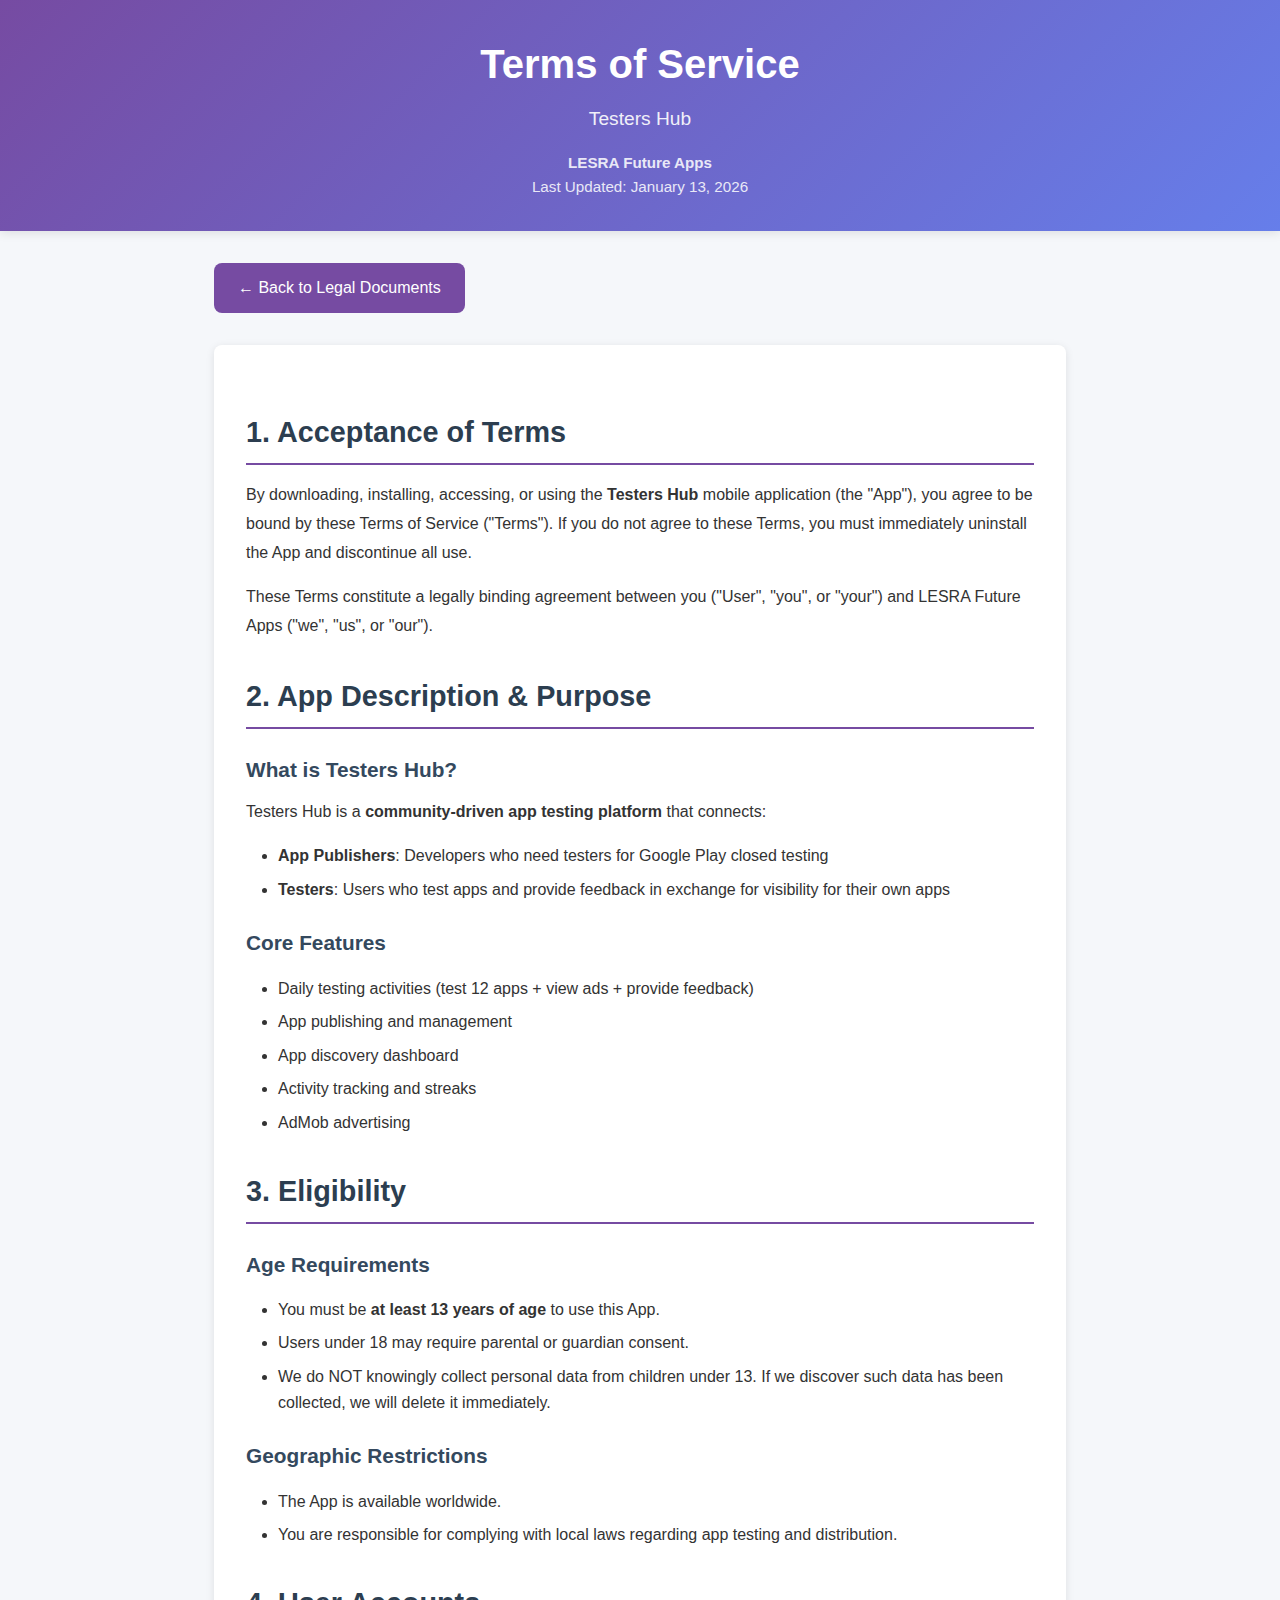
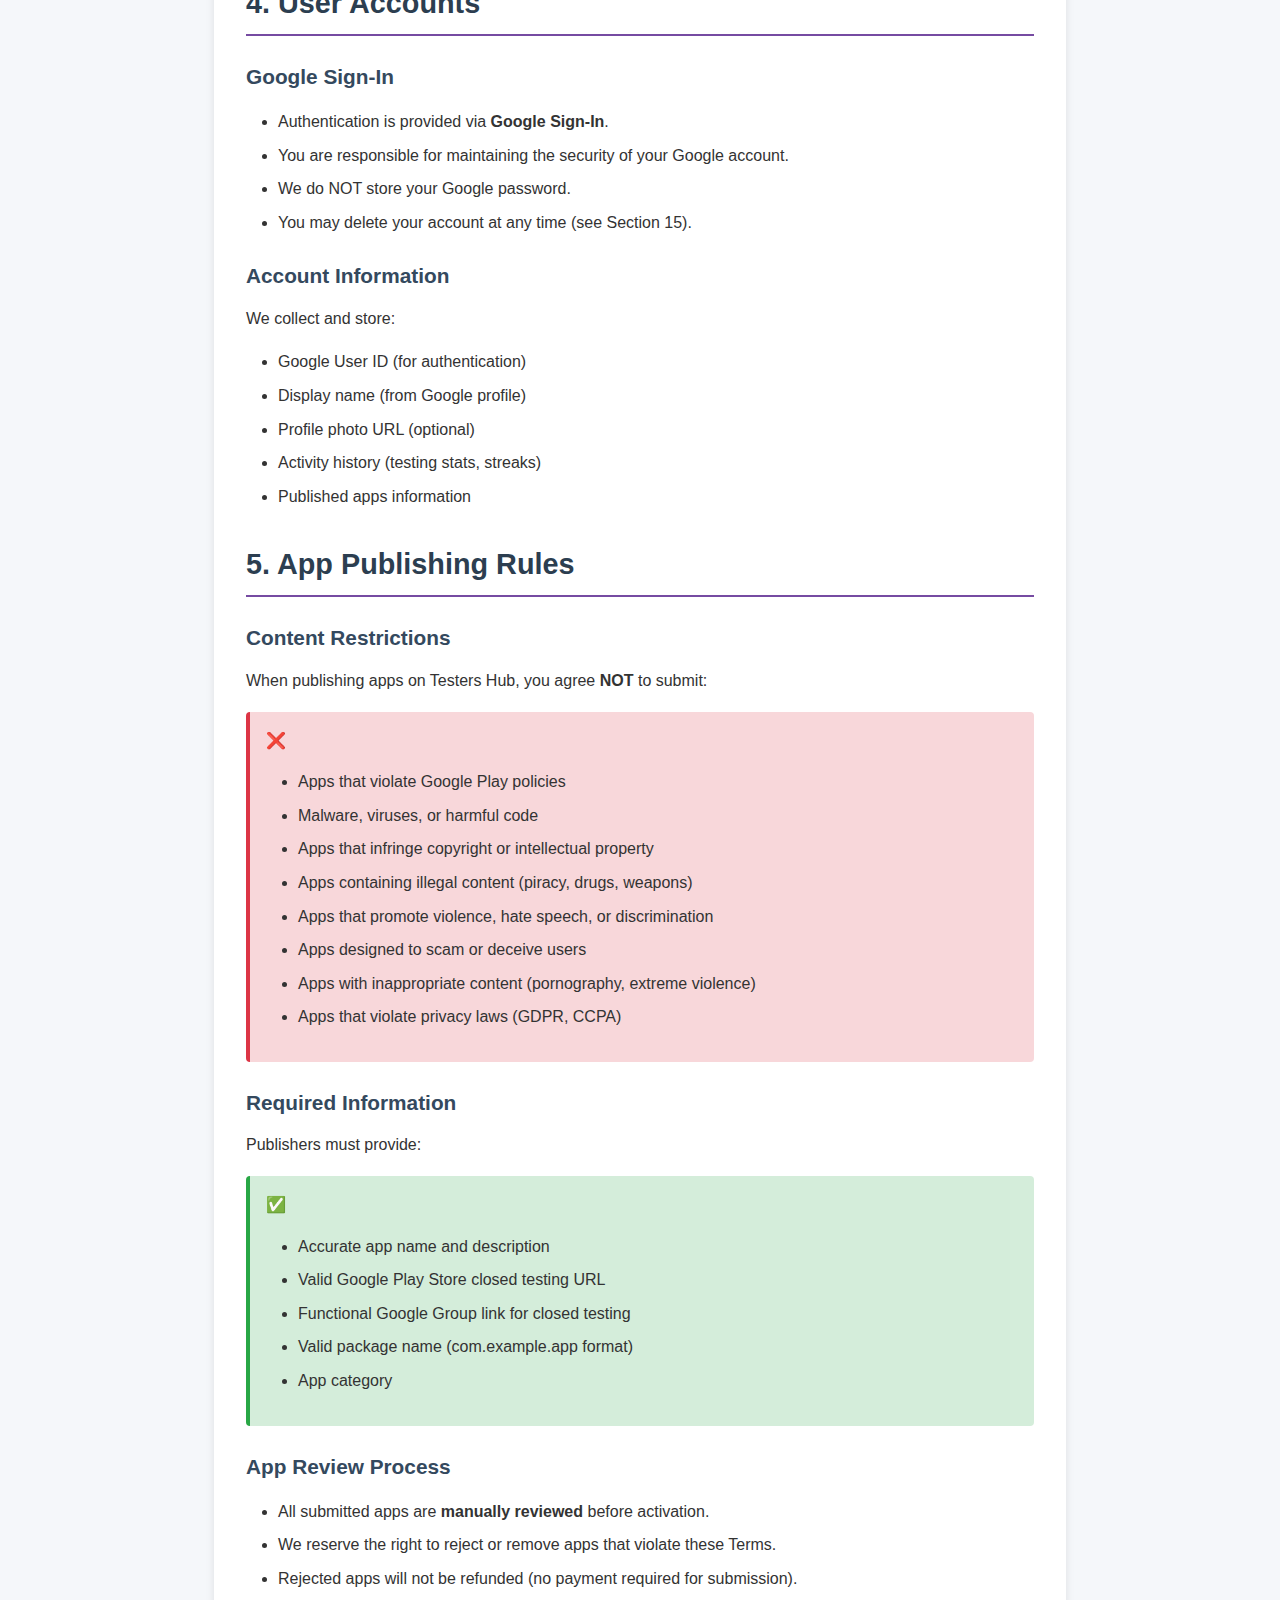
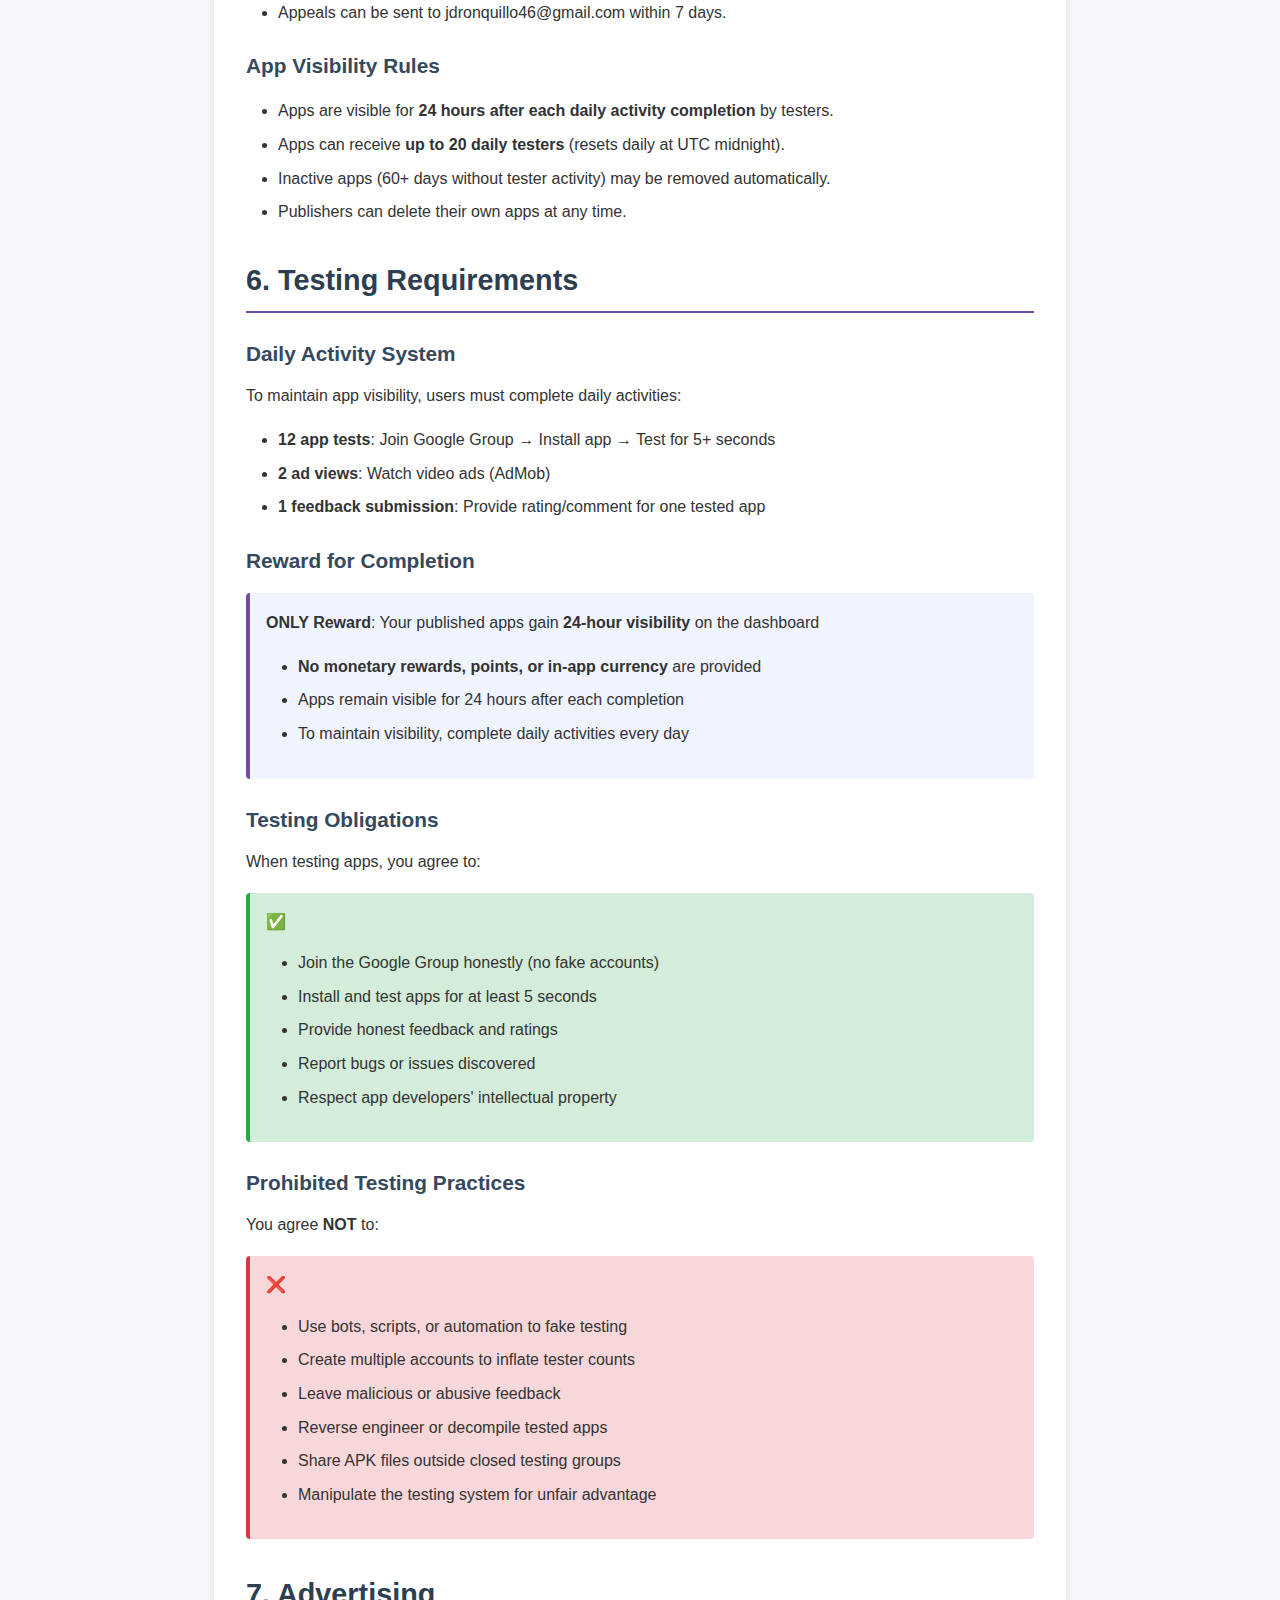
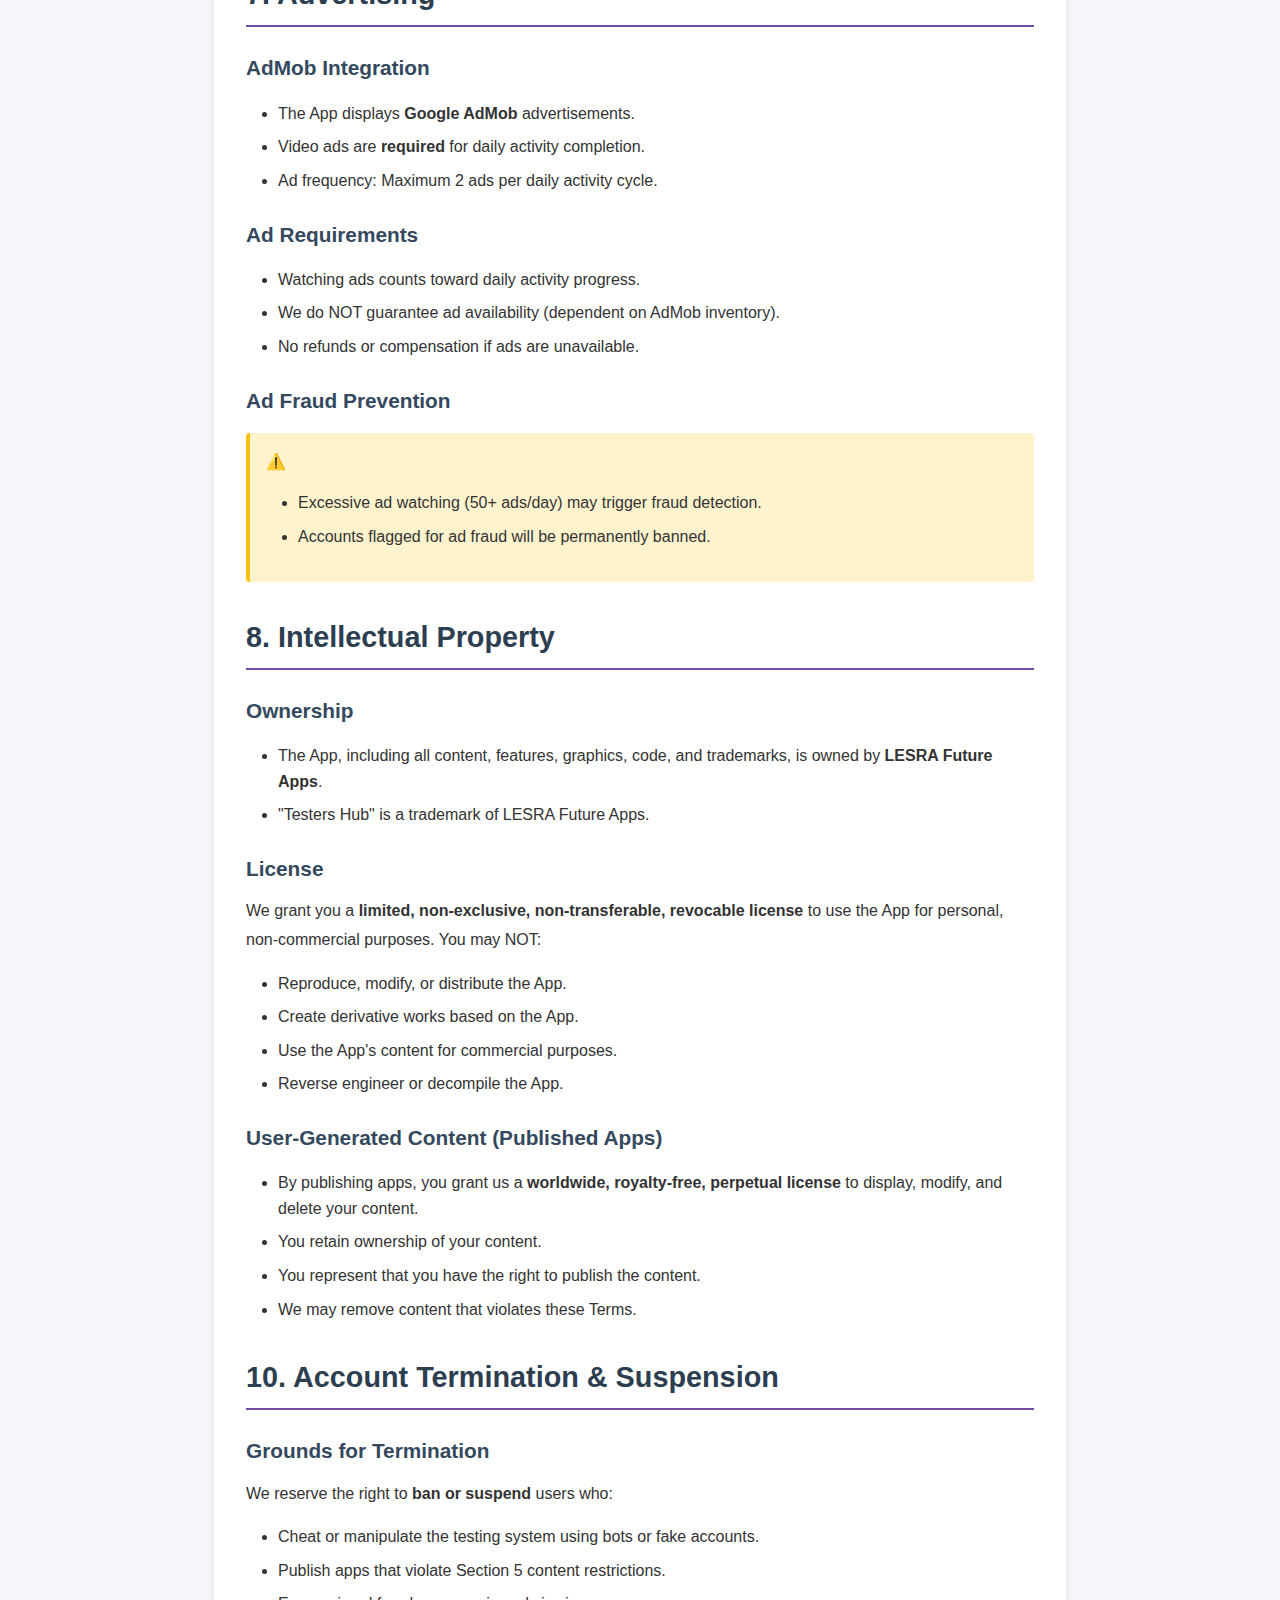
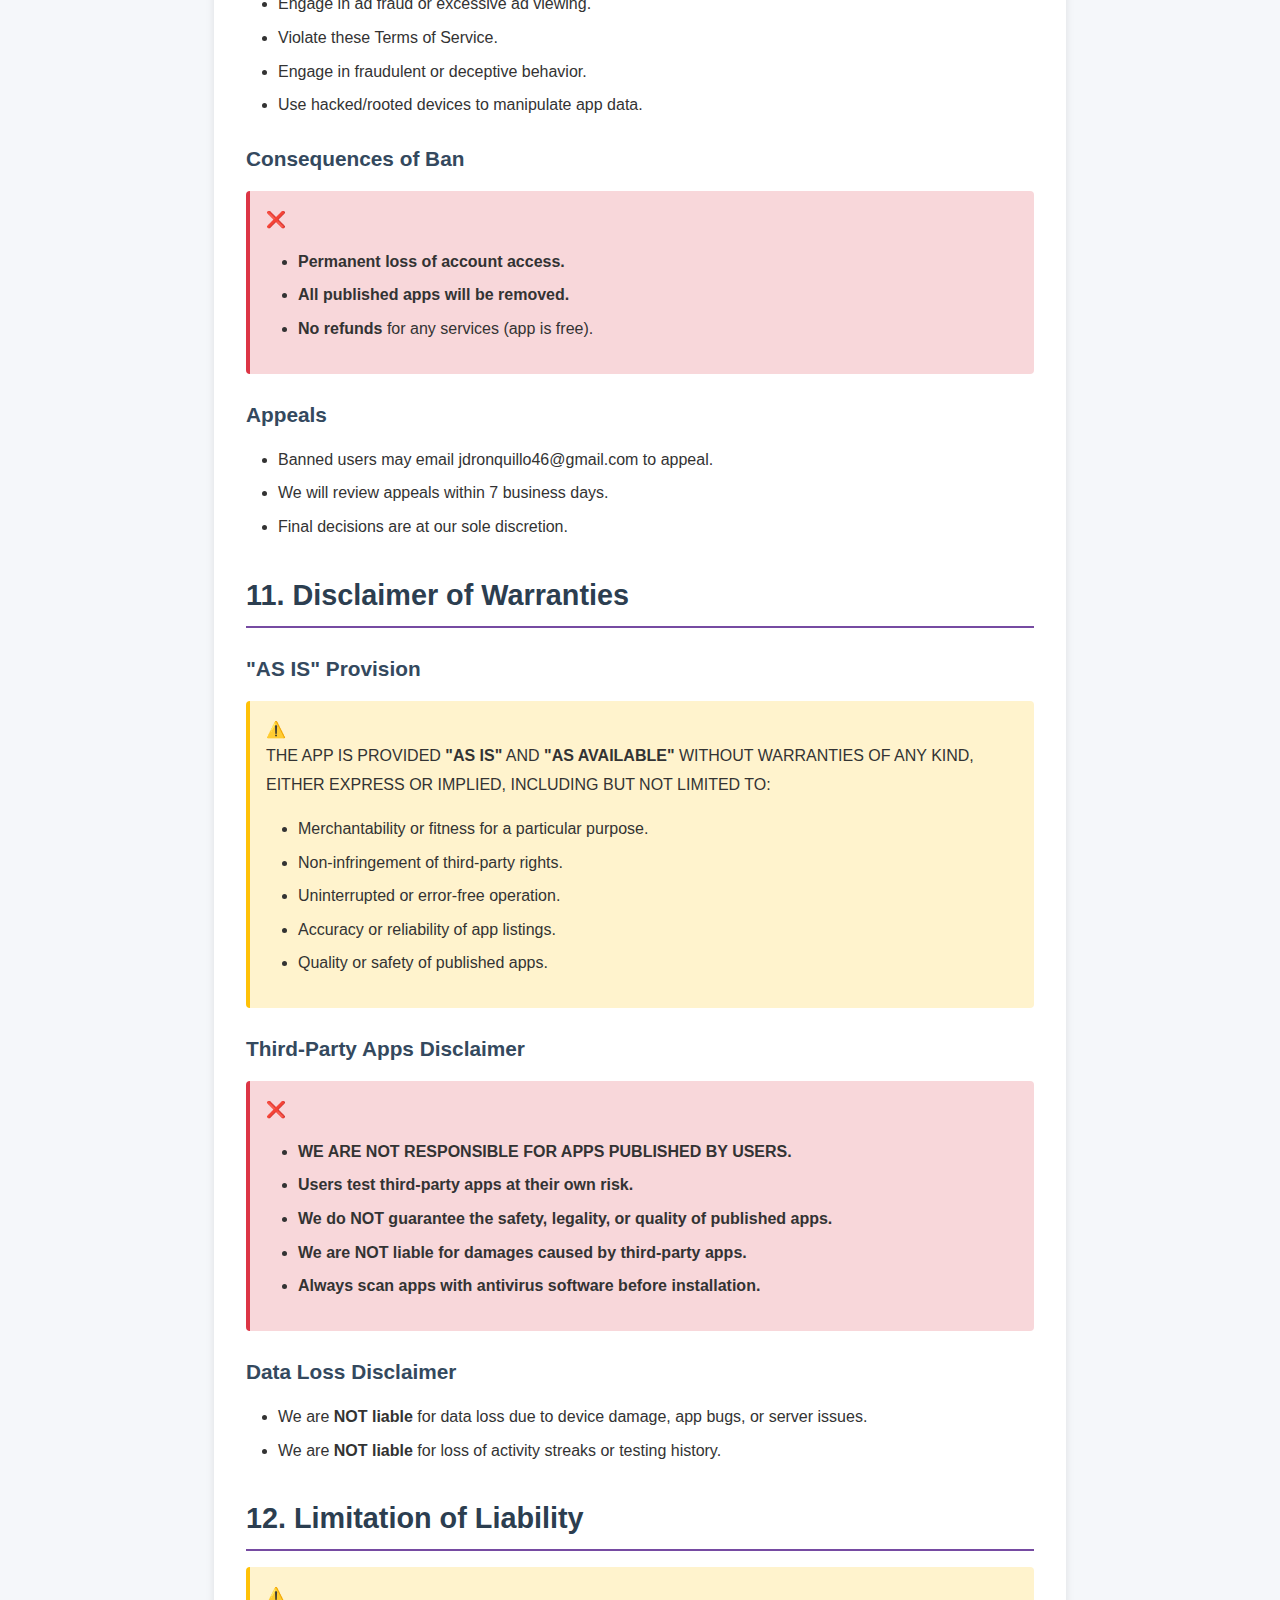
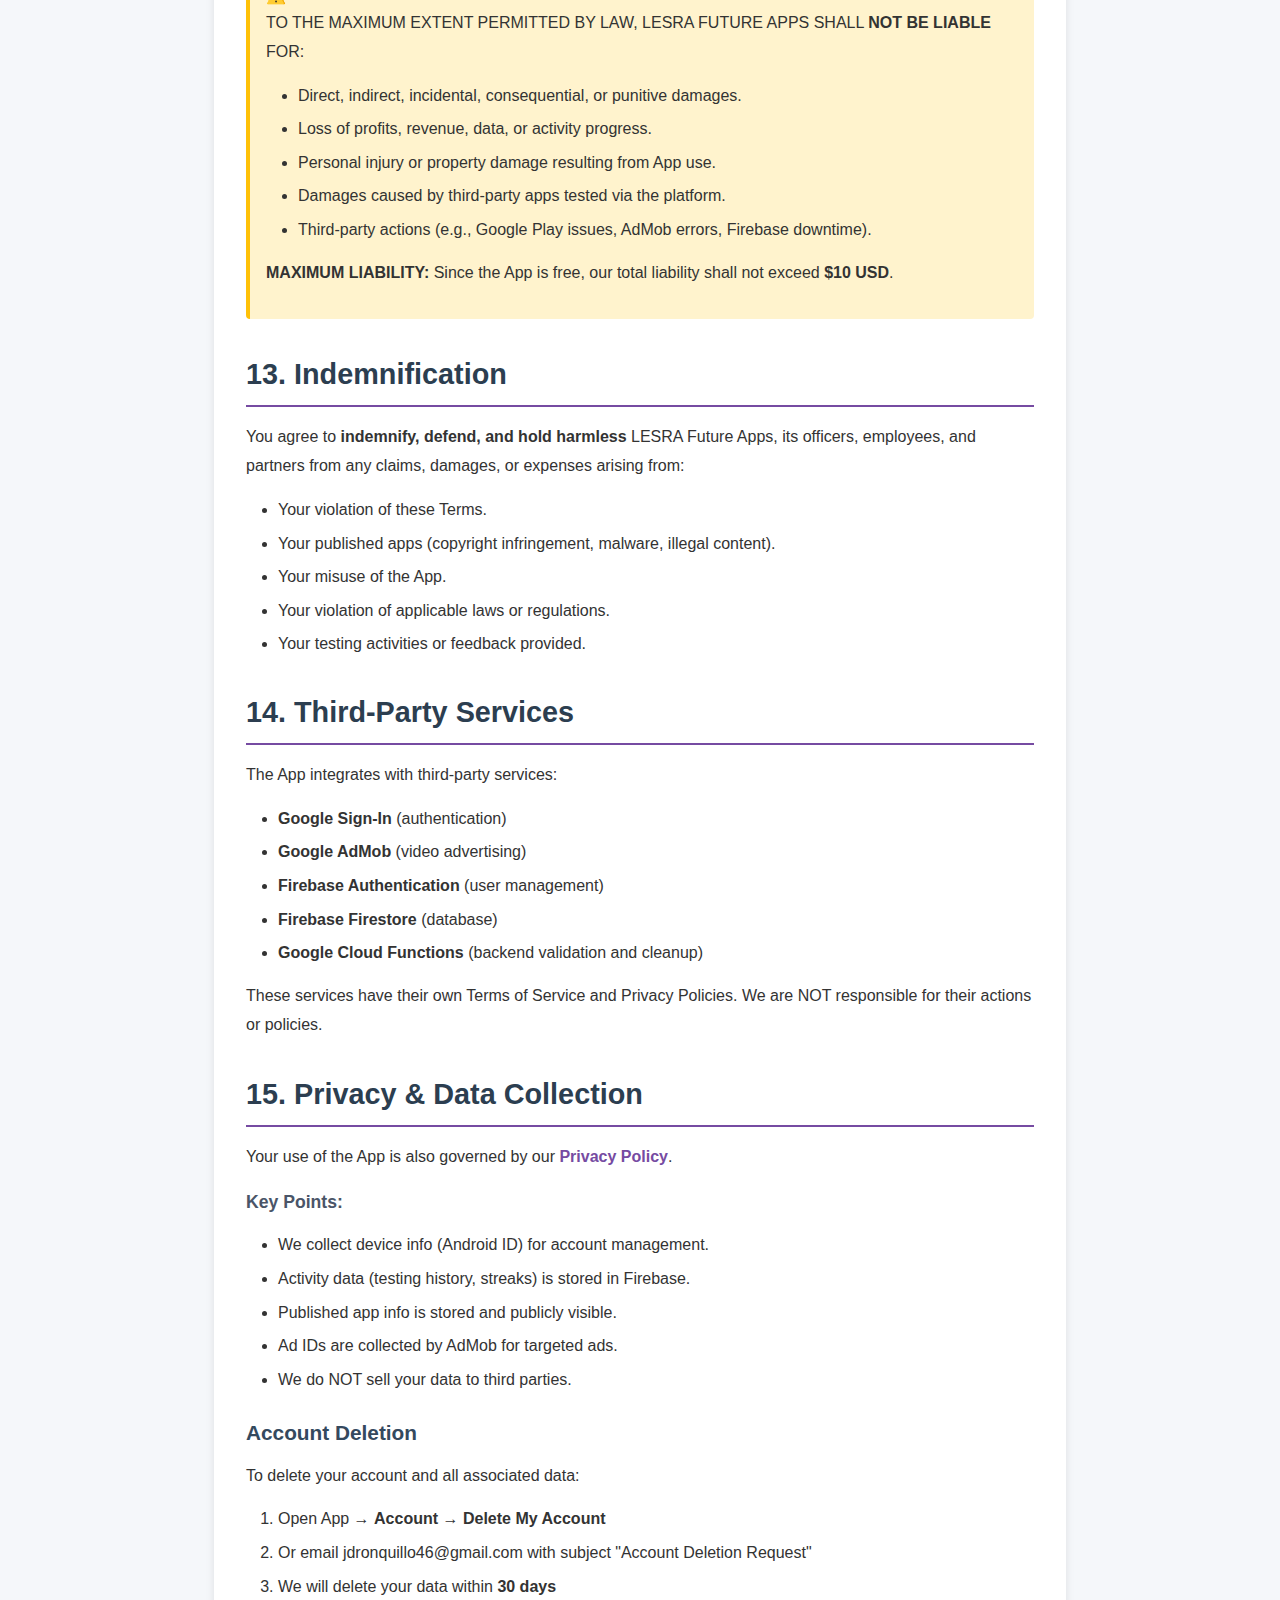
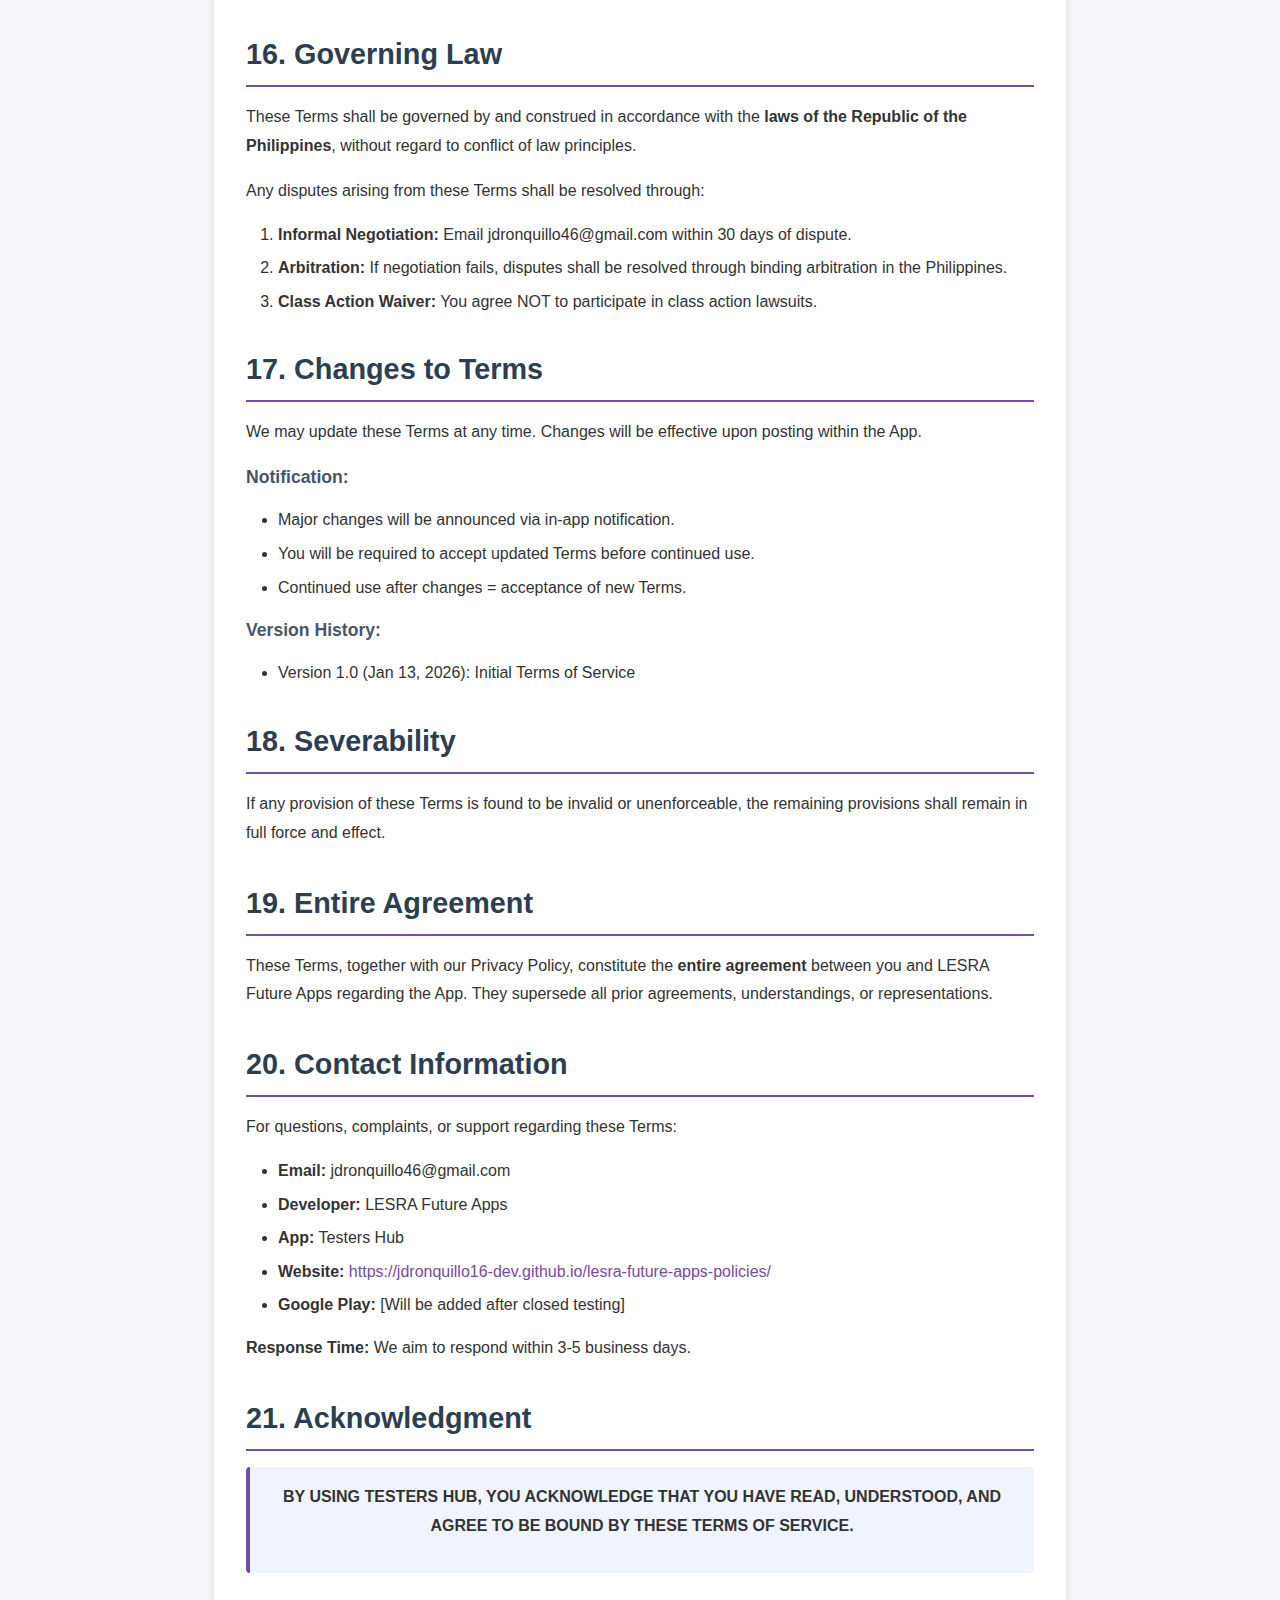
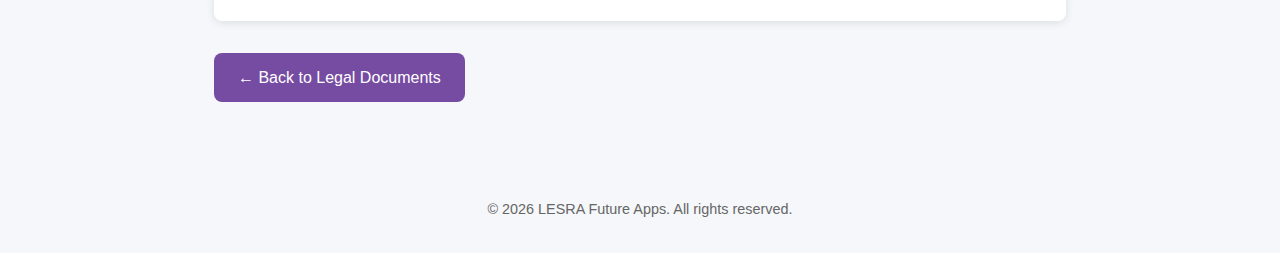
<file: testershub/terms-of-service.html>
<!DOCTYPE html>
<html lang="en">
<head>
    <meta charset="UTF-8">
    <meta name="viewport" content="width=device-width, initial-scale=1.0">
    <title>Terms of Service - Testers Hub</title>
    <style>
        * {
            margin: 0;
            padding: 0;
            box-sizing: border-box;
        }

        body {
            font-family: -apple-system, BlinkMacSystemFont, 'Segoe UI', Roboto, Oxygen, Ubuntu, Cantarell, sans-serif;
            line-height: 1.6;
            color: #333;
            background: #f5f7fa;
        }

        .header {
            background: linear-gradient(135deg, #764ba2 0%, #667eea 100%);
            color: white;
            padding: 2rem;
            text-align: center;
            box-shadow: 0 2px 10px rgba(0,0,0,0.1);
        }

        .header h1 {
            font-size: 2.5rem;
            margin-bottom: 0.5rem;
        }

        .header .subtitle {
            font-size: 1.2rem;
            opacity: 0.9;
        }

        .header .meta {
            margin-top: 1rem;
            font-size: 0.95rem;
            opacity: 0.85;
        }

        .container {
            max-width: 900px;
            margin: 2rem auto;
            padding: 0 1.5rem;
        }

        .content {
            background: white;
            border-radius: 8px;
            padding: 2rem;
            box-shadow: 0 2px 8px rgba(0,0,0,0.1);
            margin-bottom: 2rem;
        }

        .content h2 {
            color: #2c3e50;
            font-size: 1.8rem;
            margin-top: 2rem;
            margin-bottom: 1rem;
            padding-bottom: 0.5rem;
            border-bottom: 2px solid #764ba2;
        }

        .content h3 {
            color: #34495e;
            font-size: 1.3rem;
            margin-top: 1.5rem;
            margin-bottom: 0.75rem;
        }

        .content h4 {
            color: #4a5568;
            font-size: 1.1rem;
            margin-top: 1rem;
            margin-bottom: 0.5rem;
        }

        .content p {
            margin-bottom: 1rem;
            line-height: 1.8;
        }

        .content ul, .content ol {
            margin: 1rem 0;
            padding-left: 2rem;
        }

        .content li {
            margin-bottom: 0.5rem;
        }

        .content a {
            color: #764ba2;
            text-decoration: none;
            word-break: break-all;
        }

        .content a:hover {
            text-decoration: underline;
        }

        .highlight-box {
            background: #f0f4ff;
            border-left: 4px solid #764ba2;
            padding: 1rem;
            margin: 1rem 0;
            border-radius: 4px;
        }

        .warning-box {
            background: #fff3cd;
            border-left: 4px solid #ffc107;
            padding: 1rem;
            margin: 1rem 0;
            border-radius: 4px;
        }

        .warning-box:before {
            content: "⚠️ ";
        }

        .danger-box {
            background: #f8d7da;
            border-left: 4px solid #dc3545;
            padding: 1rem;
            margin: 1rem 0;
            border-radius: 4px;
        }

        .danger-box:before {
            content: "❌ ";
        }

        .success-box {
            background: #d4edda;
            border-left: 4px solid #28a745;
            padding: 1rem;
            margin: 1rem 0;
            border-radius: 4px;
        }

        .success-box:before {
            content: "✅ ";
        }

        .footer {
            text-align: center;
            padding: 2rem;
            color: #666;
            font-size: 0.9rem;
        }

        .back-button {
            display: inline-block;
            background: #764ba2;
            color: white;
            padding: 0.75rem 1.5rem;
            border-radius: 8px;
            text-decoration: none;
            margin-bottom: 2rem;
            transition: all 0.3s ease;
        }

        .back-button:hover {
            background: #663d8f;
            transform: translateY(-2px);
        }

        @media (max-width: 768px) {
            .header h1 {
                font-size: 2rem;
            }

            .container {
                padding: 0 1rem;
            }

            .content {
                padding: 1.5rem;
            }
        }
    </style>
</head>
<body>
    <div class="header">
        <h1>Terms of Service</h1>
        <div class="subtitle">Testers Hub</div>
        <div class="meta">
            <strong>LESRA Future Apps</strong><br>
            Last Updated: January 13, 2026
        </div>
    </div>

    <div class="container">
        <a href="../index.html" class="back-button">← Back to Legal Documents</a>

        <div class="content">
            <h2>1. Acceptance of Terms</h2>
            <p>
                By downloading, installing, accessing, or using the <strong>Testers Hub</strong> mobile application (the "App"),
                you agree to be bound by these Terms of Service ("Terms"). If you do not agree to these Terms, you must
                immediately uninstall the App and discontinue all use.
            </p>
            <p>
                These Terms constitute a legally binding agreement between you ("User", "you", or "your") and LESRA Future Apps
                ("we", "us", or "our").
            </p>

            <h2>2. App Description & Purpose</h2>

            <h3>What is Testers Hub?</h3>
            <p>Testers Hub is a <strong>community-driven app testing platform</strong> that connects:</p>
            <ul>
                <li><strong>App Publishers</strong>: Developers who need testers for Google Play closed testing</li>
                <li><strong>Testers</strong>: Users who test apps and provide feedback in exchange for visibility for their own apps</li>
            </ul>

            <h3>Core Features</h3>
            <ul>
                <li>Daily testing activities (test 12 apps + view ads + provide feedback)</li>
                <li>App publishing and management</li>
                <li>App discovery dashboard</li>
                <li>Activity tracking and streaks</li>
                <li>AdMob advertising</li>
            </ul>

            <h2>3. Eligibility</h2>

            <h3>Age Requirements</h3>
            <ul>
                <li>You must be <strong>at least 13 years of age</strong> to use this App.</li>
                <li>Users under 18 may require parental or guardian consent.</li>
                <li>We do NOT knowingly collect personal data from children under 13. If we discover such data has been collected, we will delete it immediately.</li>
            </ul>

            <h3>Geographic Restrictions</h3>
            <ul>
                <li>The App is available worldwide.</li>
                <li>You are responsible for complying with local laws regarding app testing and distribution.</li>
            </ul>

            <h2>4. User Accounts</h2>

            <h3>Google Sign-In</h3>
            <ul>
                <li>Authentication is provided via <strong>Google Sign-In</strong>.</li>
                <li>You are responsible for maintaining the security of your Google account.</li>
                <li>We do NOT store your Google password.</li>
                <li>You may delete your account at any time (see Section 15).</li>
            </ul>

            <h3>Account Information</h3>
            <p>We collect and store:</p>
            <ul>
                <li>Google User ID (for authentication)</li>
                <li>Display name (from Google profile)</li>
                <li>Profile photo URL (optional)</li>
                <li>Activity history (testing stats, streaks)</li>
                <li>Published apps information</li>
            </ul>

            <h2>5. App Publishing Rules</h2>

            <h3>Content Restrictions</h3>
            <p>When publishing apps on Testers Hub, you agree <strong>NOT</strong> to submit:</p>
            <div class="danger-box">
                <ul>
                    <li>Apps that violate Google Play policies</li>
                    <li>Malware, viruses, or harmful code</li>
                    <li>Apps that infringe copyright or intellectual property</li>
                    <li>Apps containing illegal content (piracy, drugs, weapons)</li>
                    <li>Apps that promote violence, hate speech, or discrimination</li>
                    <li>Apps designed to scam or deceive users</li>
                    <li>Apps with inappropriate content (pornography, extreme violence)</li>
                    <li>Apps that violate privacy laws (GDPR, CCPA)</li>
                </ul>
            </div>

            <h3>Required Information</h3>
            <p>Publishers must provide:</p>
            <div class="success-box">
                <ul>
                    <li>Accurate app name and description</li>
                    <li>Valid Google Play Store closed testing URL</li>
                    <li>Functional Google Group link for closed testing</li>
                    <li>Valid package name (com.example.app format)</li>
                    <li>App category</li>
                </ul>
            </div>

            <h3>App Review Process</h3>
            <ul>
                <li>All submitted apps are <strong>manually reviewed</strong> before activation.</li>
                <li>We reserve the right to reject or remove apps that violate these Terms.</li>
                <li>Rejected apps will not be refunded (no payment required for submission).</li>
                <li>Appeals can be sent to jdronquillo46@gmail.com within 7 days.</li>
            </ul>

            <h3>App Visibility Rules</h3>
            <ul>
                <li>Apps are visible for <strong>24 hours after each daily activity completion</strong> by testers.</li>
                <li>Apps can receive <strong>up to 20 daily testers</strong> (resets daily at UTC midnight).</li>
                <li>Inactive apps (60+ days without tester activity) may be removed automatically.</li>
                <li>Publishers can delete their own apps at any time.</li>
            </ul>

            <h2>6. Testing Requirements</h2>

            <h3>Daily Activity System</h3>
            <p>To maintain app visibility, users must complete daily activities:</p>
            <ul>
                <li><strong>12 app tests</strong>: Join Google Group → Install app → Test for 5+ seconds</li>
                <li><strong>2 ad views</strong>: Watch video ads (AdMob)</li>
                <li><strong>1 feedback submission</strong>: Provide rating/comment for one tested app</li>
            </ul>

            <h3>Reward for Completion</h3>
            <div class="highlight-box">
                <p><strong>ONLY Reward</strong>: Your published apps gain <strong>24-hour visibility</strong> on the dashboard</p>
                <ul>
                    <li><strong>No monetary rewards, points, or in-app currency</strong> are provided</li>
                    <li>Apps remain visible for 24 hours after each completion</li>
                    <li>To maintain visibility, complete daily activities every day</li>
                </ul>
            </div>

            <h3>Testing Obligations</h3>
            <p>When testing apps, you agree to:</p>
            <div class="success-box">
                <ul>
                    <li>Join the Google Group honestly (no fake accounts)</li>
                    <li>Install and test apps for at least 5 seconds</li>
                    <li>Provide honest feedback and ratings</li>
                    <li>Report bugs or issues discovered</li>
                    <li>Respect app developers' intellectual property</li>
                </ul>
            </div>

            <h3>Prohibited Testing Practices</h3>
            <p>You agree <strong>NOT</strong> to:</p>
            <div class="danger-box">
                <ul>
                    <li>Use bots, scripts, or automation to fake testing</li>
                    <li>Create multiple accounts to inflate tester counts</li>
                    <li>Leave malicious or abusive feedback</li>
                    <li>Reverse engineer or decompile tested apps</li>
                    <li>Share APK files outside closed testing groups</li>
                    <li>Manipulate the testing system for unfair advantage</li>
                </ul>
            </div>

            <h2>7. Advertising</h2>

            <h3>AdMob Integration</h3>
            <ul>
                <li>The App displays <strong>Google AdMob</strong> advertisements.</li>
                <li>Video ads are <strong>required</strong> for daily activity completion.</li>
                <li>Ad frequency: Maximum 2 ads per daily activity cycle.</li>
            </ul>

            <h3>Ad Requirements</h3>
            <ul>
                <li>Watching ads counts toward daily activity progress.</li>
                <li>We do NOT guarantee ad availability (dependent on AdMob inventory).</li>
                <li>No refunds or compensation if ads are unavailable.</li>
            </ul>

            <h3>Ad Fraud Prevention</h3>
            <div class="warning-box">
                <ul>
                    <li>Excessive ad watching (50+ ads/day) may trigger fraud detection.</li>
                    <li>Accounts flagged for ad fraud will be permanently banned.</li>
                </ul>
            </div>

            <h2>8. Intellectual Property</h2>

            <h3>Ownership</h3>
            <ul>
                <li>The App, including all content, features, graphics, code, and trademarks, is owned by <strong>LESRA Future Apps</strong>.</li>
                <li>"Testers Hub" is a trademark of LESRA Future Apps.</li>
            </ul>

            <h3>License</h3>
            <p>We grant you a <strong>limited, non-exclusive, non-transferable, revocable license</strong> to use the App for personal, non-commercial purposes. You may NOT:</p>
            <ul>
                <li>Reproduce, modify, or distribute the App.</li>
                <li>Create derivative works based on the App.</li>
                <li>Use the App's content for commercial purposes.</li>
                <li>Reverse engineer or decompile the App.</li>
            </ul>

            <h3>User-Generated Content (Published Apps)</h3>
            <ul>
                <li>By publishing apps, you grant us a <strong>worldwide, royalty-free, perpetual license</strong> to display, modify, and delete your content.</li>
                <li>You retain ownership of your content.</li>
                <li>You represent that you have the right to publish the content.</li>
                <li>We may remove content that violates these Terms.</li>
            </ul>

            <h2>10. Account Termination & Suspension</h2>

            <h3>Grounds for Termination</h3>
            <p>We reserve the right to <strong>ban or suspend</strong> users who:</p>
            <ul>
                <li>Cheat or manipulate the testing system using bots or fake accounts.</li>
                <li>Publish apps that violate Section 5 content restrictions.</li>
                <li>Engage in ad fraud or excessive ad viewing.</li>
                <li>Violate these Terms of Service.</li>
                <li>Engage in fraudulent or deceptive behavior.</li>
                <li>Use hacked/rooted devices to manipulate app data.</li>
            </ul>

            <h3>Consequences of Ban</h3>
            <div class="danger-box">
                <ul>
                    <li><strong>Permanent loss of account access.</strong></li>
                    <li><strong>All published apps will be removed.</strong></li>
                    <li><strong>No refunds</strong> for any services (app is free).</li>
                </ul>
            </div>

            <h3>Appeals</h3>
            <ul>
                <li>Banned users may email jdronquillo46@gmail.com to appeal.</li>
                <li>We will review appeals within 7 business days.</li>
                <li>Final decisions are at our sole discretion.</li>
            </ul>

            <h2>11. Disclaimer of Warranties</h2>

            <h3>"AS IS" Provision</h3>
            <div class="warning-box">
                <p>THE APP IS PROVIDED <strong>"AS IS"</strong> AND <strong>"AS AVAILABLE"</strong> WITHOUT WARRANTIES OF ANY KIND, EITHER EXPRESS OR IMPLIED, INCLUDING BUT NOT LIMITED TO:</p>
                <ul>
                    <li>Merchantability or fitness for a particular purpose.</li>
                    <li>Non-infringement of third-party rights.</li>
                    <li>Uninterrupted or error-free operation.</li>
                    <li>Accuracy or reliability of app listings.</li>
                    <li>Quality or safety of published apps.</li>
                </ul>
            </div>

            <h3>Third-Party Apps Disclaimer</h3>
            <div class="danger-box">
                <ul>
                    <li><strong>WE ARE NOT RESPONSIBLE FOR APPS PUBLISHED BY USERS.</strong></li>
                    <li><strong>Users test third-party apps at their own risk.</strong></li>
                    <li><strong>We do NOT guarantee the safety, legality, or quality of published apps.</strong></li>
                    <li><strong>We are NOT liable for damages caused by third-party apps.</strong></li>
                    <li><strong>Always scan apps with antivirus software before installation.</strong></li>
                </ul>
            </div>

            <h3>Data Loss Disclaimer</h3>
            <ul>
                <li>We are <strong>NOT liable</strong> for data loss due to device damage, app bugs, or server issues.</li>
                <li>We are <strong>NOT liable</strong> for loss of activity streaks or testing history.</li>
            </ul>

            <h2>12. Limitation of Liability</h2>
            <div class="warning-box">
                <p>TO THE MAXIMUM EXTENT PERMITTED BY LAW, LESRA FUTURE APPS SHALL <strong>NOT BE LIABLE</strong> FOR:</p>
                <ul>
                    <li>Direct, indirect, incidental, consequential, or punitive damages.</li>
                    <li>Loss of profits, revenue, data, or activity progress.</li>
                    <li>Personal injury or property damage resulting from App use.</li>
                    <li>Damages caused by third-party apps tested via the platform.</li>
                    <li>Third-party actions (e.g., Google Play issues, AdMob errors, Firebase downtime).</li>
                </ul>
                <p><strong>MAXIMUM LIABILITY:</strong> Since the App is free, our total liability shall not exceed <strong>$10 USD</strong>.</p>
            </div>

            <h2>13. Indemnification</h2>
            <p>You agree to <strong>indemnify, defend, and hold harmless</strong> LESRA Future Apps, its officers, employees, and partners from any claims, damages, or expenses arising from:</p>
            <ul>
                <li>Your violation of these Terms.</li>
                <li>Your published apps (copyright infringement, malware, illegal content).</li>
                <li>Your misuse of the App.</li>
                <li>Your violation of applicable laws or regulations.</li>
                <li>Your testing activities or feedback provided.</li>
            </ul>

            <h2>14. Third-Party Services</h2>
            <p>The App integrates with third-party services:</p>
            <ul>
                <li><strong>Google Sign-In</strong> (authentication)</li>
                <li><strong>Google AdMob</strong> (video advertising)</li>
                <li><strong>Firebase Authentication</strong> (user management)</li>
                <li><strong>Firebase Firestore</strong> (database)</li>
                <li><strong>Google Cloud Functions</strong> (backend validation and cleanup)</li>
            </ul>
            <p>These services have their own Terms of Service and Privacy Policies. We are NOT responsible for their actions or policies.</p>

            <h2>15. Privacy & Data Collection</h2>
            <p>Your use of the App is also governed by our <strong><a href="privacy-policy.html">Privacy Policy</a></strong>.</p>

            <h4>Key Points:</h4>
            <ul>
                <li>We collect device info (Android ID) for account management.</li>
                <li>Activity data (testing history, streaks) is stored in Firebase.</li>
                <li>Published app info is stored and publicly visible.</li>
                <li>Ad IDs are collected by AdMob for targeted ads.</li>
                <li>We do NOT sell your data to third parties.</li>
            </ul>

            <h3>Account Deletion</h3>
            <p>To delete your account and all associated data:</p>
            <ol>
                <li>Open App → <strong>Account</strong> → <strong>Delete My Account</strong></li>
                <li>Or email jdronquillo46@gmail.com with subject "Account Deletion Request"</li>
                <li>We will delete your data within <strong>30 days</strong></li>
            </ol>

            <h2>16. Governing Law</h2>
            <p>These Terms shall be governed by and construed in accordance with the <strong>laws of the Republic of the Philippines</strong>, without regard to conflict of law principles.</p>
            <p>Any disputes arising from these Terms shall be resolved through:</p>
            <ol>
                <li><strong>Informal Negotiation:</strong> Email jdronquillo46@gmail.com within 30 days of dispute.</li>
                <li><strong>Arbitration:</strong> If negotiation fails, disputes shall be resolved through binding arbitration in the Philippines.</li>
                <li><strong>Class Action Waiver:</strong> You agree NOT to participate in class action lawsuits.</li>
            </ol>

            <h2>17. Changes to Terms</h2>
            <p>We may update these Terms at any time. Changes will be effective upon posting within the App.</p>

            <h4>Notification:</h4>
            <ul>
                <li>Major changes will be announced via in-app notification.</li>
                <li>You will be required to accept updated Terms before continued use.</li>
                <li>Continued use after changes = acceptance of new Terms.</li>
            </ul>

            <h4>Version History:</h4>
            <ul>
                <li>Version 1.0 (Jan 13, 2026): Initial Terms of Service</li>
            </ul>

            <h2>18. Severability</h2>
            <p>If any provision of these Terms is found to be invalid or unenforceable, the remaining provisions shall remain in full force and effect.</p>

            <h2>19. Entire Agreement</h2>
            <p>These Terms, together with our Privacy Policy, constitute the <strong>entire agreement</strong> between you and LESRA Future Apps regarding the App. They supersede all prior agreements, understandings, or representations.</p>

            <h2>20. Contact Information</h2>
            <p>For questions, complaints, or support regarding these Terms:</p>
            <ul>
                <li><strong>Email:</strong> jdronquillo46@gmail.com</li>
                <li><strong>Developer:</strong> LESRA Future Apps</li>
                <li><strong>App:</strong> Testers Hub</li>
                <li><strong>Website:</strong> <a href="https://jdronquillo16-dev.github.io/lesra-future-apps-policies/">https://jdronquillo16-dev.github.io/lesra-future-apps-policies/</a></li>
                <li><strong>Google Play:</strong> [Will be added after closed testing]</li>
            </ul>
            <p><strong>Response Time:</strong> We aim to respond within 3-5 business days.</p>

            <h2>21. Acknowledgment</h2>
            <div class="highlight-box" style="text-align: center;">
                <p><strong>BY USING TESTERS HUB, YOU ACKNOWLEDGE THAT YOU HAVE READ, UNDERSTOOD, AND AGREE TO BE BOUND BY THESE TERMS OF SERVICE.</strong></p>
            </div>
        </div>

        <a href="../index.html" class="back-button">← Back to Legal Documents</a>
    </div>

    <div class="footer">
        <p>&copy; 2026 LESRA Future Apps. All rights reserved.</p>
    </div>
</body>
</html>
</file>
<file: assets/css/style.css>
* {
    margin: 0;
    padding: 0;
    box-sizing: border-box;
}

body {
    font-family: 'Segoe UI', Tahoma, Geneva, Verdana, sans-serif;
    line-height: 1.6;
    color: #333;
    background: linear-gradient(135deg, #667eea 0%, #764ba2 100%);
    min-height: 100vh;
    padding: 20px;
}

.container {
    max-width: 900px;
    margin: 0 auto;
    background: white;
    border-radius: 15px;
    box-shadow: 0 20px 60px rgba(0, 0, 0, 0.3);
    overflow: hidden;
}

header {
    background: linear-gradient(135deg, #1e3c72 0%, #2a5298 100%);
    color: white;
    padding: 40px 30px;
    text-align: center;
}

header h1 {
    font-size: 2.5em;
    margin-bottom: 10px;
}

.subtitle {
    font-size: 1.2em;
    opacity: 0.9;
}

main {
    padding: 40px 30px;
}

.app-section {
    background: #f8f9fa;
    border-left: 4px solid #667eea;
    padding: 25px;
    margin-bottom: 30px;
    border-radius: 8px;
}

.app-section h2 {
    color: #1e3c72;
    margin-bottom: 10px;
}

.app-section p {
    margin-bottom: 15px;
    color: #555;
}

.links {
    display: flex;
    gap: 15px;
    flex-wrap: wrap;
}

.links a {
    background: #667eea;
    color: white;
    padding: 10px 20px;
    border-radius: 5px;
    text-decoration: none;
    transition: background 0.3s;
}

.links a:hover {
    background: #764ba2;
}

.info-section {
    margin-bottom: 25px;
}

.info-section h3 {
    color: #1e3c72;
    margin-bottom: 10px;
}

.info-section p {
    color: #555;
}

.info-section a {
    color: #667eea;
    text-decoration: none;
}

.info-section a:hover {
    text-decoration: underline;
}

footer {
    background: #1e3c72;
    color: white;
    text-align: center;
    padding: 20px;
    font-size: 0.9em;
}

@media (max-width: 600px) {
    header h1 {
        font-size: 2em;
    }
    
    .links {
        flex-direction: column;
    }
    
    .links a {
        text-align: center;
    }
}
</file>
